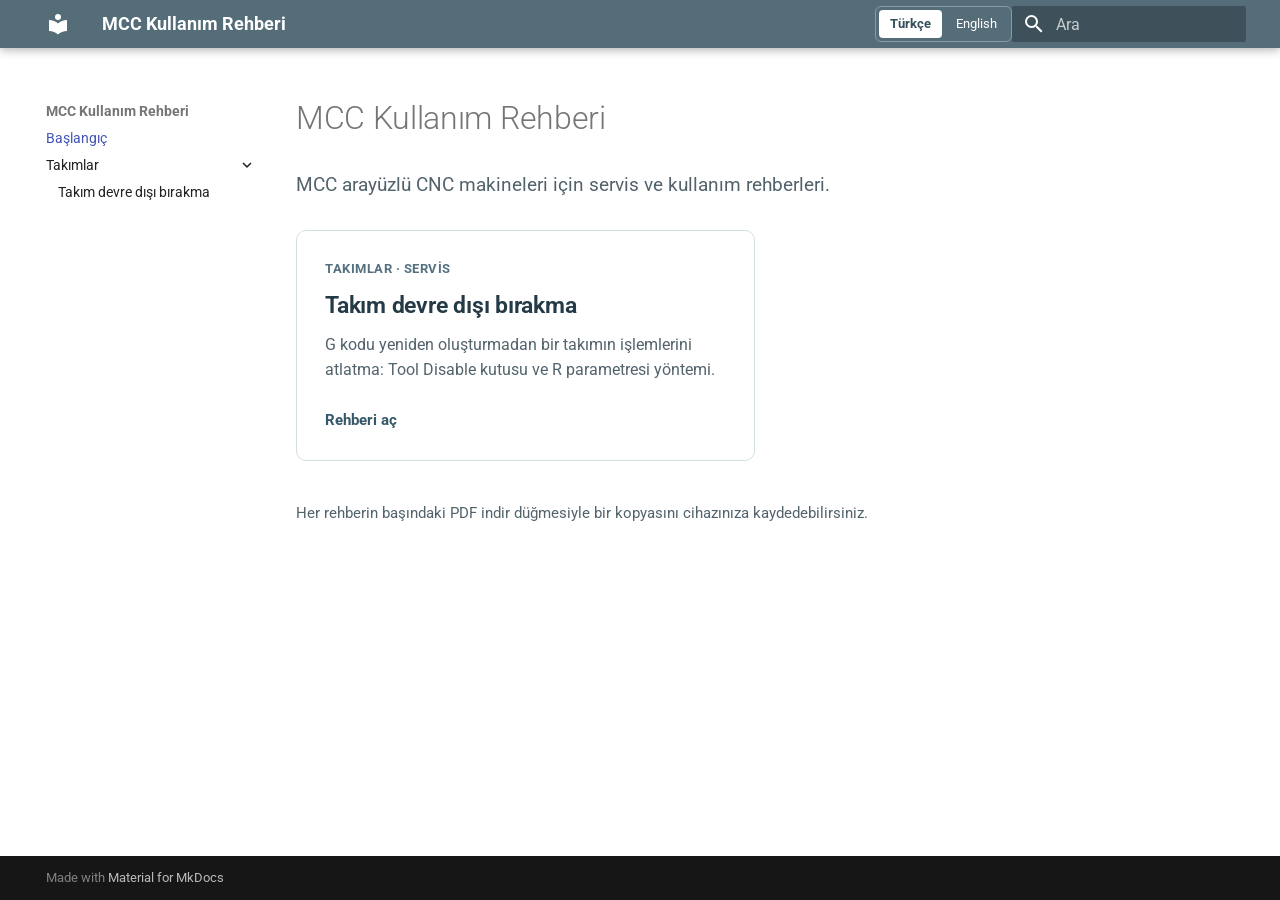
<file: index.html>
<!doctype html>
<html lang="tr" class="no-js">
  <head>
    
      <meta charset="utf-8">
      <meta name="viewport" content="width=device-width,initial-scale=1">
      
        <meta name="description" content="MCC arayüzü kullanan CNC makineleri için servis ve kullanım rehberleri">
      
      
      
        <link rel="canonical" href="https://hm-info.github.io/mcc/index.html">
      
      
      
        <link rel="next" href="tool_disable_tr.html">
      
      
        
          <link rel="alternate" href="index.html" hreflang="tr">
        
          <link rel="alternate" href="home-en.html" hreflang="en">
        
      
      
      <link rel="icon" href="assets/images/favicon.png">
      <meta name="generator" content="mkdocs-1.6.1, mkdocs-material-9.7.6">
    
    
      
        <title>Başlangıç - MCC Kullanım Rehberi</title>
      
    
    
      <link rel="stylesheet" href="assets/stylesheets/main.484c7ddc.min.css">
      
        
        <link rel="stylesheet" href="assets/stylesheets/palette.ab4e12ef.min.css">
      
      


    
    
      
    
    
      
        
        
        <link rel="preconnect" href="https://fonts.gstatic.com" crossorigin>
        <link rel="stylesheet" href="https://fonts.googleapis.com/css?family=Roboto:300,300i,400,400i,700,700i%7CRoboto+Mono:400,400i,700,700i&display=fallback">
        <style>:root{--md-text-font:"Roboto";--md-code-font:"Roboto Mono"}</style>
      
    
    
      <link rel="stylesheet" href="stylesheets/guide.css">
    
    <script>__md_scope=new URL(".",location),__md_hash=e=>[...e].reduce(((e,_)=>(e<<5)-e+_.charCodeAt(0)),0),__md_get=(e,_=localStorage,t=__md_scope)=>JSON.parse(_.getItem(t.pathname+"."+e)),__md_set=(e,_,t=localStorage,a=__md_scope)=>{try{t.setItem(a.pathname+"."+e,JSON.stringify(_))}catch(e){}}</script>
    
      

    
    
  </head>
  
  
    
    
      
    
    
    
    
    <body dir="ltr" data-md-color-scheme="default" data-md-color-primary="blue-grey" data-md-color-accent="blue-grey">
  
    
    <input class="md-toggle" data-md-toggle="drawer" type="checkbox" id="__drawer" autocomplete="off">
    <input class="md-toggle" data-md-toggle="search" type="checkbox" id="__search" autocomplete="off">
    <label class="md-overlay" for="__drawer"></label>
    <div data-md-component="skip">
      
        
        <a href="#mcc-kullanm-rehberi" class="md-skip">
          Ana içeriğe geç
        </a>
      
    </div>
    <div data-md-component="announce">
      
    </div>
    
    
      

  

<header class="md-header md-header--shadow" data-md-component="header">
  <nav class="md-header__inner md-grid" aria-label="Başlık">
    <a href="index.html" title="MCC Kullanım Rehberi" class="md-header__button md-logo" aria-label="MCC Kullanım Rehberi" data-md-component="logo">
      
  
  <svg xmlns="http://www.w3.org/2000/svg" viewBox="0 0 24 24"><path d="M12 8a3 3 0 0 0 3-3 3 3 0 0 0-3-3 3 3 0 0 0-3 3 3 3 0 0 0 3 3m0 3.54C9.64 9.35 6.5 8 3 8v11c3.5 0 6.64 1.35 9 3.54 2.36-2.19 5.5-3.54 9-3.54V8c-3.5 0-6.64 1.35-9 3.54"/></svg>

    </a>
    <label class="md-header__button md-icon" for="__drawer">
      
      <svg xmlns="http://www.w3.org/2000/svg" viewBox="0 0 24 24"><path d="M3 6h18v2H3zm0 5h18v2H3zm0 5h18v2H3z"/></svg>
    </label>
    <div class="md-header__title" data-md-component="header-title">
      <div class="md-header__ellipsis">
        <div class="md-header__topic">
          <span class="md-ellipsis">
            MCC Kullanım Rehberi
          </span>
        </div>
        <div class="md-header__topic" data-md-component="header-topic">
          <span class="md-ellipsis">
            
              Başlangıç
            
          </span>
        </div>
      </div>
    </div>
    
      
        <form class="md-header__option" data-md-component="palette">
  
    
    
    
    <input class="md-option" data-md-color-media="" data-md-color-scheme="default" data-md-color-primary="blue-grey" data-md-color-accent="blue-grey"  aria-hidden="true"  type="radio" name="__palette" id="__palette_0">
    
  
</form>
      
    
    
      <script>var palette=__md_get("__palette");if(palette&&palette.color){if("(prefers-color-scheme)"===palette.color.media){var media=matchMedia("(prefers-color-scheme: light)"),input=document.querySelector(media.matches?"[data-md-color-media='(prefers-color-scheme: light)']":"[data-md-color-media='(prefers-color-scheme: dark)']");palette.color.media=input.getAttribute("data-md-color-media"),palette.color.scheme=input.getAttribute("data-md-color-scheme"),palette.color.primary=input.getAttribute("data-md-color-primary"),palette.color.accent=input.getAttribute("data-md-color-accent")}for(var[key,value]of Object.entries(palette.color))document.body.setAttribute("data-md-color-"+key,value)}</script>
    
    
      <nav class="guide-language" aria-label="Dil seçimi">
  
    <a href="index.html" lang="tr" hreflang="tr" aria-current="page">Türkçe</a>
  
    <a href="home-en.html" lang="en" hreflang="en">English</a>
  
</nav>
    
    
      
      
        <label class="md-header__button md-icon" for="__search">
          
          <svg xmlns="http://www.w3.org/2000/svg" viewBox="0 0 24 24"><path d="M9.5 3A6.5 6.5 0 0 1 16 9.5c0 1.61-.59 3.09-1.56 4.23l.27.27h.79l5 5-1.5 1.5-5-5v-.79l-.27-.27A6.52 6.52 0 0 1 9.5 16 6.5 6.5 0 0 1 3 9.5 6.5 6.5 0 0 1 9.5 3m0 2C7 5 5 7 5 9.5S7 14 9.5 14 14 12 14 9.5 12 5 9.5 5"/></svg>
        </label>
        <div class="md-search" data-md-component="search" role="dialog">
  <label class="md-search__overlay" for="__search"></label>
  <div class="md-search__inner" role="search">
    <form class="md-search__form" name="search">
      <input type="text" class="md-search__input" name="query" aria-label="Ara" placeholder="Ara" autocapitalize="off" autocorrect="off" autocomplete="off" spellcheck="false" data-md-component="search-query" required>
      <label class="md-search__icon md-icon" for="__search">
        
        <svg xmlns="http://www.w3.org/2000/svg" viewBox="0 0 24 24"><path d="M9.5 3A6.5 6.5 0 0 1 16 9.5c0 1.61-.59 3.09-1.56 4.23l.27.27h.79l5 5-1.5 1.5-5-5v-.79l-.27-.27A6.52 6.52 0 0 1 9.5 16 6.5 6.5 0 0 1 3 9.5 6.5 6.5 0 0 1 9.5 3m0 2C7 5 5 7 5 9.5S7 14 9.5 14 14 12 14 9.5 12 5 9.5 5"/></svg>
        
        <svg xmlns="http://www.w3.org/2000/svg" viewBox="0 0 24 24"><path d="M20 11v2H8l5.5 5.5-1.42 1.42L4.16 12l7.92-7.92L13.5 5.5 8 11z"/></svg>
      </label>
      <nav class="md-search__options" aria-label="Ara">
        
        <button type="reset" class="md-search__icon md-icon" title="Temizle" aria-label="Temizle" tabindex="-1">
          
          <svg xmlns="http://www.w3.org/2000/svg" viewBox="0 0 24 24"><path d="M19 6.41 17.59 5 12 10.59 6.41 5 5 6.41 10.59 12 5 17.59 6.41 19 12 13.41 17.59 19 19 17.59 13.41 12z"/></svg>
        </button>
      </nav>
      
    </form>
    <div class="md-search__output">
      <div class="md-search__scrollwrap" tabindex="0" data-md-scrollfix>
        <div class="md-search-result" data-md-component="search-result">
          <div class="md-search-result__meta">
            Arama başlatılıyor
          </div>
          <ol class="md-search-result__list" role="presentation"></ol>
        </div>
      </div>
    </div>
  </div>
</div>
      
    
    
  </nav>
  
</header>
    
    <div class="md-container" data-md-component="container">
      
      
        
          
        
      
      <main class="md-main" data-md-component="main">
        <div class="md-main__inner md-grid">
          
            
              
                
              
              <div class="md-sidebar md-sidebar--primary" data-md-component="sidebar" data-md-type="navigation" >
                <div class="md-sidebar__scrollwrap">
                  <div class="md-sidebar__inner">
                    



<nav class="md-nav md-nav--primary" aria-label="Navigasyon" data-md-level="0">
  <label class="md-nav__title" for="__drawer">
    <a href="index.html" title="MCC Kullanım Rehberi" class="md-nav__button md-logo" aria-label="MCC Kullanım Rehberi" data-md-component="logo">
      
  
  <svg xmlns="http://www.w3.org/2000/svg" viewBox="0 0 24 24"><path d="M12 8a3 3 0 0 0 3-3 3 3 0 0 0-3-3 3 3 0 0 0-3 3 3 3 0 0 0 3 3m0 3.54C9.64 9.35 6.5 8 3 8v11c3.5 0 6.64 1.35 9 3.54 2.36-2.19 5.5-3.54 9-3.54V8c-3.5 0-6.64 1.35-9 3.54"/></svg>

    </a>
    MCC Kullanım Rehberi
  </label>
  
  <ul class="md-nav__list" data-md-scrollfix>
    
      
      
  
  
    
  
  
  
    <li class="md-nav__item md-nav__item--active">
      
      <input class="md-nav__toggle md-toggle" type="checkbox" id="__toc">
      
      
        
      
      
      <a href="index.html" class="md-nav__link md-nav__link--active">
        
  
  
  <span class="md-ellipsis">
    
  
    Başlangıç
  

    
  </span>
  
  

      </a>
      
    </li>
  

    
      
      
  
  
  
  
    
    
    
    
    
    <li class="md-nav__item md-nav__item--nested">
      
        
        
          
        
        <input class="md-nav__toggle md-toggle md-toggle--indeterminate" type="checkbox" id="__nav_2" >
        
          
          <label class="md-nav__link" for="__nav_2" id="__nav_2_label" tabindex="0">
            
  
  
  <span class="md-ellipsis">
    
  
    Takımlar
  

    
  </span>
  
  

            <span class="md-nav__icon md-icon"></span>
          </label>
        
        <nav class="md-nav" data-md-level="1" aria-labelledby="__nav_2_label" aria-expanded="false">
          <label class="md-nav__title" for="__nav_2">
            <span class="md-nav__icon md-icon"></span>
            
  
    Takımlar
  

          </label>
          <ul class="md-nav__list" data-md-scrollfix>
            
              
                
  
  
  
  
    <li class="md-nav__item">
      <a href="tool_disable_tr.html" class="md-nav__link">
        
  
  
  <span class="md-ellipsis">
    
  
    Takım devre dışı bırakma
  

    
  </span>
  
  

      </a>
    </li>
  

              
            
          </ul>
        </nav>
      
    </li>
  

    
  </ul>
</nav>
                  </div>
                </div>
              </div>
            
            
              
                
              
              <div class="md-sidebar md-sidebar--secondary" data-md-component="sidebar" data-md-type="toc" hidden>
                <div class="md-sidebar__scrollwrap">
                  <div class="md-sidebar__inner">
                    

<nav class="md-nav md-nav--secondary" aria-label="İçindekiler">
  
  
  
    
  
  
</nav>
                  </div>
                </div>
              </div>
            
          
          
            <div class="md-content" data-md-component="content">
              
              <article class="md-content__inner md-typeset">
                
                  
  




<h1 id="mcc-kullanm-rehberi">MCC Kullanım Rehberi</h1>
<p class="guide-intro">MCC arayüzlü CNC makineleri için servis ve kullanım rehberleri.</p>

<div class="guide-grid">
  <a class="guide-card" href="tool_disable_tr.html">
    <span class="guide-card__label">Takımlar · Servis</span>
    <h2>Takım devre dışı bırakma</h2>
    <p>G kodu yeniden oluşturmadan bir takımın işlemlerini atlatma: Tool Disable kutusu ve R parametresi yöntemi.</p>
    <span class="guide-card__action">Rehberi aç</span>
  </a>
</div>

<p class="guide-note">Her rehberin başındaki PDF indir düğmesiyle bir kopyasını cihazınıza kaydedebilirsiniz.</p>







  
  




  



                
              </article>
            </div>
          
          
<script>var target=document.getElementById(location.hash.slice(1));target&&target.name&&(target.checked=target.name.startsWith("__tabbed_"))</script>
        </div>
        
          <button type="button" class="md-top md-icon" data-md-component="top" hidden>
  
  <svg xmlns="http://www.w3.org/2000/svg" viewBox="0 0 24 24"><path d="M13 20h-2V8l-5.5 5.5-1.42-1.42L12 4.16l7.92 7.92-1.42 1.42L13 8z"/></svg>
  Başa dön
</button>
        
      </main>
      
        <footer class="md-footer">
  
  <div class="md-footer-meta md-typeset">
    <div class="md-footer-meta__inner md-grid">
      <div class="md-copyright">
  
  
    Made with
    <a href="https://squidfunk.github.io/mkdocs-material/" target="_blank" rel="noopener">
      Material for MkDocs
    </a>
  
</div>
      
    </div>
  </div>
</footer>
      
    </div>
    <div class="md-dialog" data-md-component="dialog">
      <div class="md-dialog__inner md-typeset"></div>
    </div>
    
    
    
      
      
      <script id="__config" type="application/json">{"annotate": null, "base": ".", "features": ["navigation.expand", "navigation.top", "search.highlight"], "search": "assets/javascripts/workers/search.2c215733.min.js", "tags": null, "translations": {"clipboard.copied": "Kopyaland\u0131", "clipboard.copy": "Kopyala", "search.result.more.one": "Bu sayfada 1 tane daha", "search.result.more.other": "Bu sayfada # tane daha", "search.result.none": "E\u015fle\u015fen dok\u00fcman bulunamad\u0131", "search.result.one": "1 dok\u00fcman bulundu", "search.result.other": "# dok\u00fcman bulundu", "search.result.placeholder": "Aramaya ba\u015flamak i\u00e7in yaz\u0131n", "search.result.term.missing": "Eksik", "select.version": "Versiyon se\u00e7"}, "version": null}</script>
    
    
      <script src="assets/javascripts/bundle.79ae519e.min.js"></script>
      
    
  </body>
</html>
</file>
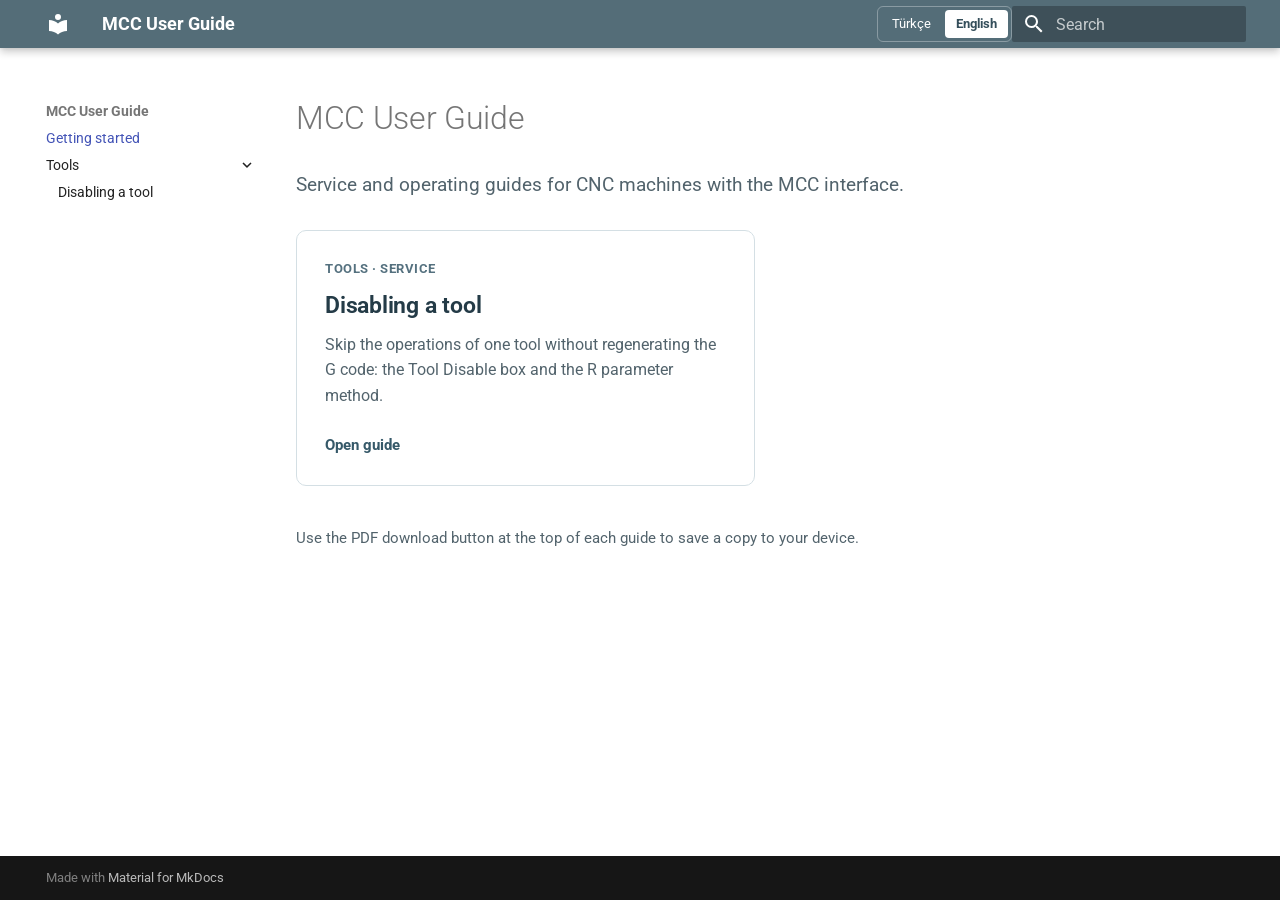
<file: home-en.html>
<!doctype html>
<html lang="en" class="no-js">
  <head>
    
      <meta charset="utf-8">
      <meta name="viewport" content="width=device-width,initial-scale=1">
      
        <meta name="description" content="Service and operating guides for CNC machines with the MCC interface.">
      
      
      
        <link rel="canonical" href="https://hm-info.github.io/mcc/home-en.html">
      
      
      
        <link rel="next" href="tool_disable_en.html">
      
      
        
          <link rel="alternate" href="index.html" hreflang="tr">
        
          <link rel="alternate" href="home-en.html" hreflang="en">
        
      
      
      <link rel="icon" href="assets/images/favicon.png">
      <meta name="generator" content="mkdocs-1.6.1, mkdocs-material-9.7.6">
    
    
      
        <title>Getting started - MCC User Guide</title>
      
    
    
      <link rel="stylesheet" href="assets/stylesheets/main.484c7ddc.min.css">
      
        
        <link rel="stylesheet" href="assets/stylesheets/palette.ab4e12ef.min.css">
      
      


    
    
      
    
    
      
        
        
        <link rel="preconnect" href="https://fonts.gstatic.com" crossorigin>
        <link rel="stylesheet" href="https://fonts.googleapis.com/css?family=Roboto:300,300i,400,400i,700,700i%7CRoboto+Mono:400,400i,700,700i&display=fallback">
        <style>:root{--md-text-font:"Roboto";--md-code-font:"Roboto Mono"}</style>
      
    
    
      <link rel="stylesheet" href="stylesheets/guide.css">
    
    <script>__md_scope=new URL(".",location),__md_hash=e=>[...e].reduce(((e,_)=>(e<<5)-e+_.charCodeAt(0)),0),__md_get=(e,_=localStorage,t=__md_scope)=>JSON.parse(_.getItem(t.pathname+"."+e)),__md_set=(e,_,t=localStorage,a=__md_scope)=>{try{t.setItem(a.pathname+"."+e,JSON.stringify(_))}catch(e){}}</script>
    
      

    
    
  </head>
  
  
    
    
      
    
    
    
    
    <body dir="ltr" data-md-color-scheme="default" data-md-color-primary="blue-grey" data-md-color-accent="blue-grey">
  
    
    <input class="md-toggle" data-md-toggle="drawer" type="checkbox" id="__drawer" autocomplete="off">
    <input class="md-toggle" data-md-toggle="search" type="checkbox" id="__search" autocomplete="off">
    <label class="md-overlay" for="__drawer"></label>
    <div data-md-component="skip">
      
        
        <a href="#mcc-user-guide" class="md-skip">
          Skip to content
        </a>
      
    </div>
    <div data-md-component="announce">
      
    </div>
    
    
      

  

<header class="md-header md-header--shadow" data-md-component="header">
  <nav class="md-header__inner md-grid" aria-label="Header">
    <a href="home-en.html" title="MCC User Guide" class="md-header__button md-logo" aria-label="MCC User Guide" data-md-component="logo">
      
  
  <svg xmlns="http://www.w3.org/2000/svg" viewBox="0 0 24 24"><path d="M12 8a3 3 0 0 0 3-3 3 3 0 0 0-3-3 3 3 0 0 0-3 3 3 3 0 0 0 3 3m0 3.54C9.64 9.35 6.5 8 3 8v11c3.5 0 6.64 1.35 9 3.54 2.36-2.19 5.5-3.54 9-3.54V8c-3.5 0-6.64 1.35-9 3.54"/></svg>

    </a>
    <label class="md-header__button md-icon" for="__drawer">
      
      <svg xmlns="http://www.w3.org/2000/svg" viewBox="0 0 24 24"><path d="M3 6h18v2H3zm0 5h18v2H3zm0 5h18v2H3z"/></svg>
    </label>
    <div class="md-header__title" data-md-component="header-title">
      <div class="md-header__ellipsis">
        <div class="md-header__topic">
          <span class="md-ellipsis">
            MCC User Guide
          </span>
        </div>
        <div class="md-header__topic" data-md-component="header-topic">
          <span class="md-ellipsis">
            
              Getting started
            
          </span>
        </div>
      </div>
    </div>
    
      
        <form class="md-header__option" data-md-component="palette">
  
    
    
    
    <input class="md-option" data-md-color-media="" data-md-color-scheme="default" data-md-color-primary="blue-grey" data-md-color-accent="blue-grey"  aria-hidden="true"  type="radio" name="__palette" id="__palette_0">
    
  
</form>
      
    
    
      <script>var palette=__md_get("__palette");if(palette&&palette.color){if("(prefers-color-scheme)"===palette.color.media){var media=matchMedia("(prefers-color-scheme: light)"),input=document.querySelector(media.matches?"[data-md-color-media='(prefers-color-scheme: light)']":"[data-md-color-media='(prefers-color-scheme: dark)']");palette.color.media=input.getAttribute("data-md-color-media"),palette.color.scheme=input.getAttribute("data-md-color-scheme"),palette.color.primary=input.getAttribute("data-md-color-primary"),palette.color.accent=input.getAttribute("data-md-color-accent")}for(var[key,value]of Object.entries(palette.color))document.body.setAttribute("data-md-color-"+key,value)}</script>
    
    
      <nav class="guide-language" aria-label="Language">
  
    <a href="index.html" lang="tr" hreflang="tr">Türkçe</a>
  
    <a href="home-en.html" lang="en" hreflang="en" aria-current="page">English</a>
  
</nav>
    
    
      
      
        <label class="md-header__button md-icon" for="__search">
          
          <svg xmlns="http://www.w3.org/2000/svg" viewBox="0 0 24 24"><path d="M9.5 3A6.5 6.5 0 0 1 16 9.5c0 1.61-.59 3.09-1.56 4.23l.27.27h.79l5 5-1.5 1.5-5-5v-.79l-.27-.27A6.52 6.52 0 0 1 9.5 16 6.5 6.5 0 0 1 3 9.5 6.5 6.5 0 0 1 9.5 3m0 2C7 5 5 7 5 9.5S7 14 9.5 14 14 12 14 9.5 12 5 9.5 5"/></svg>
        </label>
        <div class="md-search" data-md-component="search" role="dialog">
  <label class="md-search__overlay" for="__search"></label>
  <div class="md-search__inner" role="search">
    <form class="md-search__form" name="search">
      <input type="text" class="md-search__input" name="query" aria-label="Search" placeholder="Search" autocapitalize="off" autocorrect="off" autocomplete="off" spellcheck="false" data-md-component="search-query" required>
      <label class="md-search__icon md-icon" for="__search">
        
        <svg xmlns="http://www.w3.org/2000/svg" viewBox="0 0 24 24"><path d="M9.5 3A6.5 6.5 0 0 1 16 9.5c0 1.61-.59 3.09-1.56 4.23l.27.27h.79l5 5-1.5 1.5-5-5v-.79l-.27-.27A6.52 6.52 0 0 1 9.5 16 6.5 6.5 0 0 1 3 9.5 6.5 6.5 0 0 1 9.5 3m0 2C7 5 5 7 5 9.5S7 14 9.5 14 14 12 14 9.5 12 5 9.5 5"/></svg>
        
        <svg xmlns="http://www.w3.org/2000/svg" viewBox="0 0 24 24"><path d="M20 11v2H8l5.5 5.5-1.42 1.42L4.16 12l7.92-7.92L13.5 5.5 8 11z"/></svg>
      </label>
      <nav class="md-search__options" aria-label="Search">
        
        <button type="reset" class="md-search__icon md-icon" title="Clear" aria-label="Clear" tabindex="-1">
          
          <svg xmlns="http://www.w3.org/2000/svg" viewBox="0 0 24 24"><path d="M19 6.41 17.59 5 12 10.59 6.41 5 5 6.41 10.59 12 5 17.59 6.41 19 12 13.41 17.59 19 19 17.59 13.41 12z"/></svg>
        </button>
      </nav>
      
    </form>
    <div class="md-search__output">
      <div class="md-search__scrollwrap" tabindex="0" data-md-scrollfix>
        <div class="md-search-result" data-md-component="search-result">
          <div class="md-search-result__meta">
            Initializing search
          </div>
          <ol class="md-search-result__list" role="presentation"></ol>
        </div>
      </div>
    </div>
  </div>
</div>
      
    
    
  </nav>
  
</header>
    
    <div class="md-container" data-md-component="container">
      
      
        
          
        
      
      <main class="md-main" data-md-component="main">
        <div class="md-main__inner md-grid">
          
            
              
                
              
              <div class="md-sidebar md-sidebar--primary" data-md-component="sidebar" data-md-type="navigation" >
                <div class="md-sidebar__scrollwrap">
                  <div class="md-sidebar__inner">
                    



<nav class="md-nav md-nav--primary" aria-label="Navigation" data-md-level="0">
  <label class="md-nav__title" for="__drawer">
    <a href="home-en.html" title="MCC User Guide" class="md-nav__button md-logo" aria-label="MCC User Guide" data-md-component="logo">
      
  
  <svg xmlns="http://www.w3.org/2000/svg" viewBox="0 0 24 24"><path d="M12 8a3 3 0 0 0 3-3 3 3 0 0 0-3-3 3 3 0 0 0-3 3 3 3 0 0 0 3 3m0 3.54C9.64 9.35 6.5 8 3 8v11c3.5 0 6.64 1.35 9 3.54 2.36-2.19 5.5-3.54 9-3.54V8c-3.5 0-6.64 1.35-9 3.54"/></svg>

    </a>
    MCC User Guide
  </label>
  
  <ul class="md-nav__list" data-md-scrollfix>
    
      
      
  
  
    
  
  
  
    <li class="md-nav__item md-nav__item--active">
      
      <input class="md-nav__toggle md-toggle" type="checkbox" id="__toc">
      
      
        
      
      
      <a href="home-en.html" class="md-nav__link md-nav__link--active">
        
  
  
  <span class="md-ellipsis">
    
  
    Getting started
  

    
  </span>
  
  

      </a>
      
    </li>
  

    
      
      
  
  
  
  
    
    
    
    
    
    <li class="md-nav__item md-nav__item--nested">
      
        
        
          
        
        <input class="md-nav__toggle md-toggle md-toggle--indeterminate" type="checkbox" id="__nav_2" >
        
          
          <label class="md-nav__link" for="__nav_2" id="__nav_2_label" tabindex="0">
            
  
  
  <span class="md-ellipsis">
    
  
    Tools
  

    
  </span>
  
  

            <span class="md-nav__icon md-icon"></span>
          </label>
        
        <nav class="md-nav" data-md-level="1" aria-labelledby="__nav_2_label" aria-expanded="false">
          <label class="md-nav__title" for="__nav_2">
            <span class="md-nav__icon md-icon"></span>
            
  
    Tools
  

          </label>
          <ul class="md-nav__list" data-md-scrollfix>
            
              
                
  
  
  
  
    <li class="md-nav__item">
      <a href="tool_disable_en.html" class="md-nav__link">
        
  
  
  <span class="md-ellipsis">
    
  
    Disabling a tool
  

    
  </span>
  
  

      </a>
    </li>
  

              
            
          </ul>
        </nav>
      
    </li>
  

    
  </ul>
</nav>
                  </div>
                </div>
              </div>
            
            
              
                
              
              <div class="md-sidebar md-sidebar--secondary" data-md-component="sidebar" data-md-type="toc" hidden>
                <div class="md-sidebar__scrollwrap">
                  <div class="md-sidebar__inner">
                    

<nav class="md-nav md-nav--secondary" aria-label="Table of contents">
  
  
  
    
  
  
</nav>
                  </div>
                </div>
              </div>
            
          
          
            <div class="md-content" data-md-component="content">
              
              <article class="md-content__inner md-typeset">
                
                  
  




<h1 id="mcc-user-guide">MCC User Guide</h1>
<p class="guide-intro">Service and operating guides for CNC machines with the MCC interface.</p>

<div class="guide-grid">
  <a class="guide-card" href="tool_disable_en.html">
    <span class="guide-card__label">Tools · Service</span>
    <h2>Disabling a tool</h2>
    <p>Skip the operations of one tool without regenerating the G code: the Tool Disable box and the R parameter method.</p>
    <span class="guide-card__action">Open guide</span>
  </a>
</div>

<p class="guide-note">Use the PDF download button at the top of each guide to save a copy to your device.</p>







  
  




  



                
              </article>
            </div>
          
          
<script>var target=document.getElementById(location.hash.slice(1));target&&target.name&&(target.checked=target.name.startsWith("__tabbed_"))</script>
        </div>
        
          <button type="button" class="md-top md-icon" data-md-component="top" hidden>
  
  <svg xmlns="http://www.w3.org/2000/svg" viewBox="0 0 24 24"><path d="M13 20h-2V8l-5.5 5.5-1.42-1.42L12 4.16l7.92 7.92-1.42 1.42L13 8z"/></svg>
  Back to top
</button>
        
      </main>
      
        <footer class="md-footer">
  
  <div class="md-footer-meta md-typeset">
    <div class="md-footer-meta__inner md-grid">
      <div class="md-copyright">
  
  
    Made with
    <a href="https://squidfunk.github.io/mkdocs-material/" target="_blank" rel="noopener">
      Material for MkDocs
    </a>
  
</div>
      
    </div>
  </div>
</footer>
      
    </div>
    <div class="md-dialog" data-md-component="dialog">
      <div class="md-dialog__inner md-typeset"></div>
    </div>
    
    
    
      
      
      <script id="__config" type="application/json">{"annotate": null, "base": ".", "features": ["navigation.expand", "navigation.top", "search.highlight"], "search": "assets/javascripts/workers/search.2c215733.min.js", "tags": null, "translations": {"clipboard.copied": "Copied to clipboard", "clipboard.copy": "Copy to clipboard", "search.result.more.one": "1 more on this page", "search.result.more.other": "# more on this page", "search.result.none": "No matching documents", "search.result.one": "1 matching document", "search.result.other": "# matching documents", "search.result.placeholder": "Type to start searching", "search.result.term.missing": "Missing", "select.version": "Select version"}, "version": null}</script>
    
    
      <script src="assets/javascripts/bundle.79ae519e.min.js"></script>
      
    
  </body>
</html>
</file>
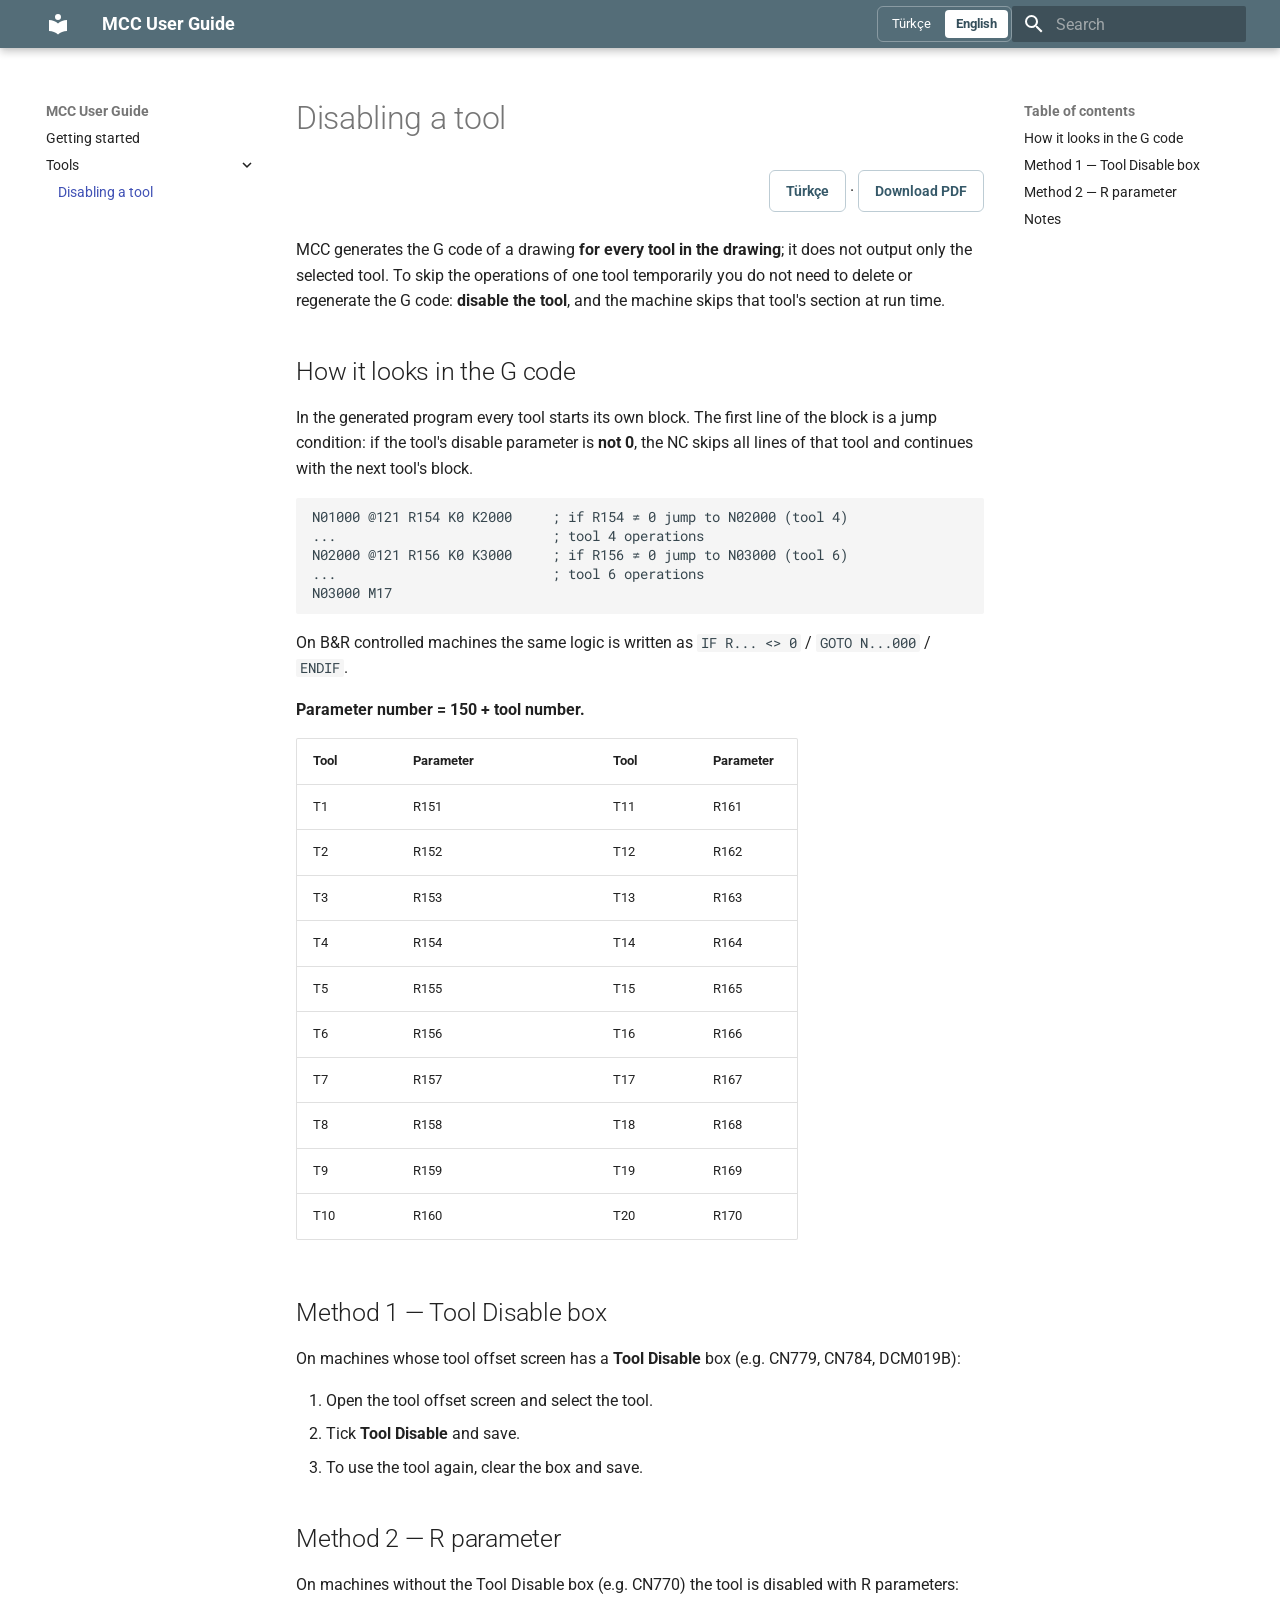
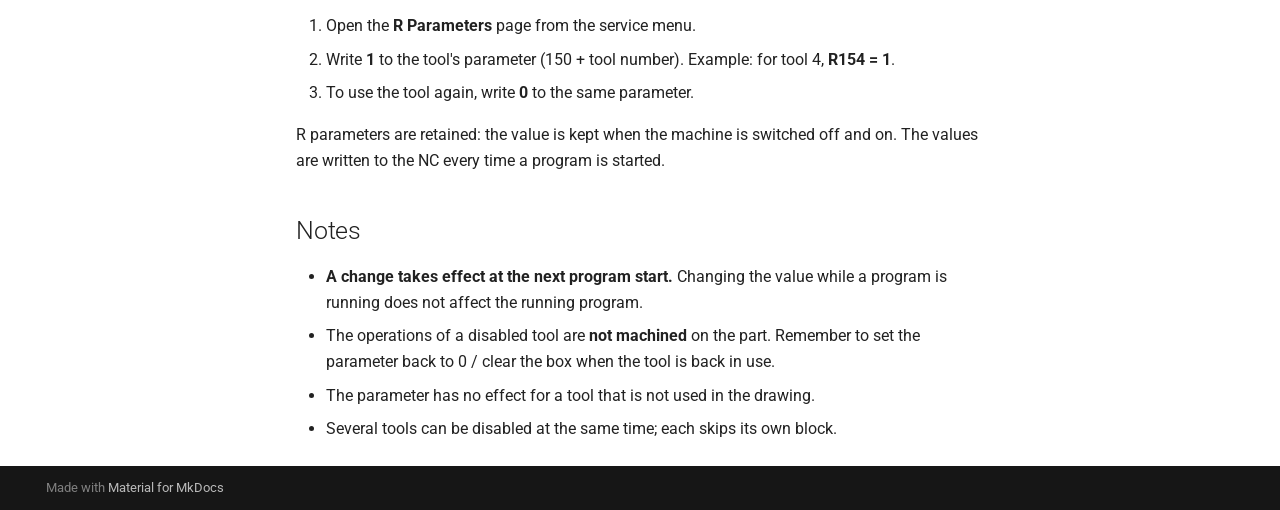
<file: tool_disable_en.html>
<!doctype html>
<html lang="en" class="no-js">
  <head>
    
      <meta charset="utf-8">
      <meta name="viewport" content="width=device-width,initial-scale=1">
      
        <meta name="description" content="Service and operating guides for CNC machines with the MCC interface.">
      
      
      
        <link rel="canonical" href="https://hm-info.github.io/mcc/tool_disable_en.html">
      
      
        <link rel="prev" href="home-en.html">
      
      
      
        
          <link rel="alternate" href="tool_disable_tr.html" hreflang="tr">
        
          <link rel="alternate" href="tool_disable_en.html" hreflang="en">
        
      
      
      <link rel="icon" href="assets/images/favicon.png">
      <meta name="generator" content="mkdocs-1.6.1, mkdocs-material-9.7.6">
    
    
      
        <title>Disabling a tool - MCC User Guide</title>
      
    
    
      <link rel="stylesheet" href="assets/stylesheets/main.484c7ddc.min.css">
      
        
        <link rel="stylesheet" href="assets/stylesheets/palette.ab4e12ef.min.css">
      
      


    
    
      
    
    
      
        
        
        <link rel="preconnect" href="https://fonts.gstatic.com" crossorigin>
        <link rel="stylesheet" href="https://fonts.googleapis.com/css?family=Roboto:300,300i,400,400i,700,700i%7CRoboto+Mono:400,400i,700,700i&display=fallback">
        <style>:root{--md-text-font:"Roboto";--md-code-font:"Roboto Mono"}</style>
      
    
    
      <link rel="stylesheet" href="stylesheets/guide.css">
    
    <script>__md_scope=new URL(".",location),__md_hash=e=>[...e].reduce(((e,_)=>(e<<5)-e+_.charCodeAt(0)),0),__md_get=(e,_=localStorage,t=__md_scope)=>JSON.parse(_.getItem(t.pathname+"."+e)),__md_set=(e,_,t=localStorage,a=__md_scope)=>{try{t.setItem(a.pathname+"."+e,JSON.stringify(_))}catch(e){}}</script>
    
      

    
    
  </head>
  
  
    
    
      
    
    
    
    
    <body dir="ltr" data-md-color-scheme="default" data-md-color-primary="blue-grey" data-md-color-accent="blue-grey">
  
    
    <input class="md-toggle" data-md-toggle="drawer" type="checkbox" id="__drawer" autocomplete="off">
    <input class="md-toggle" data-md-toggle="search" type="checkbox" id="__search" autocomplete="off">
    <label class="md-overlay" for="__drawer"></label>
    <div data-md-component="skip">
      
        
        <a href="#disabling-a-tool" class="md-skip">
          Skip to content
        </a>
      
    </div>
    <div data-md-component="announce">
      
    </div>
    
    
      

  

<header class="md-header md-header--shadow" data-md-component="header">
  <nav class="md-header__inner md-grid" aria-label="Header">
    <a href="home-en.html" title="MCC User Guide" class="md-header__button md-logo" aria-label="MCC User Guide" data-md-component="logo">
      
  
  <svg xmlns="http://www.w3.org/2000/svg" viewBox="0 0 24 24"><path d="M12 8a3 3 0 0 0 3-3 3 3 0 0 0-3-3 3 3 0 0 0-3 3 3 3 0 0 0 3 3m0 3.54C9.64 9.35 6.5 8 3 8v11c3.5 0 6.64 1.35 9 3.54 2.36-2.19 5.5-3.54 9-3.54V8c-3.5 0-6.64 1.35-9 3.54"/></svg>

    </a>
    <label class="md-header__button md-icon" for="__drawer">
      
      <svg xmlns="http://www.w3.org/2000/svg" viewBox="0 0 24 24"><path d="M3 6h18v2H3zm0 5h18v2H3zm0 5h18v2H3z"/></svg>
    </label>
    <div class="md-header__title" data-md-component="header-title">
      <div class="md-header__ellipsis">
        <div class="md-header__topic">
          <span class="md-ellipsis">
            MCC User Guide
          </span>
        </div>
        <div class="md-header__topic" data-md-component="header-topic">
          <span class="md-ellipsis">
            
              Disabling a tool
            
          </span>
        </div>
      </div>
    </div>
    
      
        <form class="md-header__option" data-md-component="palette">
  
    
    
    
    <input class="md-option" data-md-color-media="" data-md-color-scheme="default" data-md-color-primary="blue-grey" data-md-color-accent="blue-grey"  aria-hidden="true"  type="radio" name="__palette" id="__palette_0">
    
  
</form>
      
    
    
      <script>var palette=__md_get("__palette");if(palette&&palette.color){if("(prefers-color-scheme)"===palette.color.media){var media=matchMedia("(prefers-color-scheme: light)"),input=document.querySelector(media.matches?"[data-md-color-media='(prefers-color-scheme: light)']":"[data-md-color-media='(prefers-color-scheme: dark)']");palette.color.media=input.getAttribute("data-md-color-media"),palette.color.scheme=input.getAttribute("data-md-color-scheme"),palette.color.primary=input.getAttribute("data-md-color-primary"),palette.color.accent=input.getAttribute("data-md-color-accent")}for(var[key,value]of Object.entries(palette.color))document.body.setAttribute("data-md-color-"+key,value)}</script>
    
    
      <nav class="guide-language" aria-label="Language">
  
    <a href="tool_disable_tr.html" lang="tr" hreflang="tr">Türkçe</a>
  
    <a href="tool_disable_en.html" lang="en" hreflang="en" aria-current="page">English</a>
  
</nav>
    
    
      
      
        <label class="md-header__button md-icon" for="__search">
          
          <svg xmlns="http://www.w3.org/2000/svg" viewBox="0 0 24 24"><path d="M9.5 3A6.5 6.5 0 0 1 16 9.5c0 1.61-.59 3.09-1.56 4.23l.27.27h.79l5 5-1.5 1.5-5-5v-.79l-.27-.27A6.52 6.52 0 0 1 9.5 16 6.5 6.5 0 0 1 3 9.5 6.5 6.5 0 0 1 9.5 3m0 2C7 5 5 7 5 9.5S7 14 9.5 14 14 12 14 9.5 12 5 9.5 5"/></svg>
        </label>
        <div class="md-search" data-md-component="search" role="dialog">
  <label class="md-search__overlay" for="__search"></label>
  <div class="md-search__inner" role="search">
    <form class="md-search__form" name="search">
      <input type="text" class="md-search__input" name="query" aria-label="Search" placeholder="Search" autocapitalize="off" autocorrect="off" autocomplete="off" spellcheck="false" data-md-component="search-query" required>
      <label class="md-search__icon md-icon" for="__search">
        
        <svg xmlns="http://www.w3.org/2000/svg" viewBox="0 0 24 24"><path d="M9.5 3A6.5 6.5 0 0 1 16 9.5c0 1.61-.59 3.09-1.56 4.23l.27.27h.79l5 5-1.5 1.5-5-5v-.79l-.27-.27A6.52 6.52 0 0 1 9.5 16 6.5 6.5 0 0 1 3 9.5 6.5 6.5 0 0 1 9.5 3m0 2C7 5 5 7 5 9.5S7 14 9.5 14 14 12 14 9.5 12 5 9.5 5"/></svg>
        
        <svg xmlns="http://www.w3.org/2000/svg" viewBox="0 0 24 24"><path d="M20 11v2H8l5.5 5.5-1.42 1.42L4.16 12l7.92-7.92L13.5 5.5 8 11z"/></svg>
      </label>
      <nav class="md-search__options" aria-label="Search">
        
        <button type="reset" class="md-search__icon md-icon" title="Clear" aria-label="Clear" tabindex="-1">
          
          <svg xmlns="http://www.w3.org/2000/svg" viewBox="0 0 24 24"><path d="M19 6.41 17.59 5 12 10.59 6.41 5 5 6.41 10.59 12 5 17.59 6.41 19 12 13.41 17.59 19 19 17.59 13.41 12z"/></svg>
        </button>
      </nav>
      
    </form>
    <div class="md-search__output">
      <div class="md-search__scrollwrap" tabindex="0" data-md-scrollfix>
        <div class="md-search-result" data-md-component="search-result">
          <div class="md-search-result__meta">
            Initializing search
          </div>
          <ol class="md-search-result__list" role="presentation"></ol>
        </div>
      </div>
    </div>
  </div>
</div>
      
    
    
  </nav>
  
</header>
    
    <div class="md-container" data-md-component="container">
      
      
        
          
        
      
      <main class="md-main" data-md-component="main">
        <div class="md-main__inner md-grid">
          
            
              
              <div class="md-sidebar md-sidebar--primary" data-md-component="sidebar" data-md-type="navigation" >
                <div class="md-sidebar__scrollwrap">
                  <div class="md-sidebar__inner">
                    



<nav class="md-nav md-nav--primary" aria-label="Navigation" data-md-level="0">
  <label class="md-nav__title" for="__drawer">
    <a href="home-en.html" title="MCC User Guide" class="md-nav__button md-logo" aria-label="MCC User Guide" data-md-component="logo">
      
  
  <svg xmlns="http://www.w3.org/2000/svg" viewBox="0 0 24 24"><path d="M12 8a3 3 0 0 0 3-3 3 3 0 0 0-3-3 3 3 0 0 0-3 3 3 3 0 0 0 3 3m0 3.54C9.64 9.35 6.5 8 3 8v11c3.5 0 6.64 1.35 9 3.54 2.36-2.19 5.5-3.54 9-3.54V8c-3.5 0-6.64 1.35-9 3.54"/></svg>

    </a>
    MCC User Guide
  </label>
  
  <ul class="md-nav__list" data-md-scrollfix>
    
      
      
  
  
  
  
    <li class="md-nav__item">
      <a href="home-en.html" class="md-nav__link">
        
  
  
  <span class="md-ellipsis">
    
  
    Getting started
  

    
  </span>
  
  

      </a>
    </li>
  

    
      
      
  
  
    
  
  
  
    
    
    
    
    
    <li class="md-nav__item md-nav__item--active md-nav__item--nested">
      
        
        
        <input class="md-nav__toggle md-toggle " type="checkbox" id="__nav_2" checked>
        
          
          <label class="md-nav__link" for="__nav_2" id="__nav_2_label" tabindex="0">
            
  
  
  <span class="md-ellipsis">
    
  
    Tools
  

    
  </span>
  
  

            <span class="md-nav__icon md-icon"></span>
          </label>
        
        <nav class="md-nav" data-md-level="1" aria-labelledby="__nav_2_label" aria-expanded="true">
          <label class="md-nav__title" for="__nav_2">
            <span class="md-nav__icon md-icon"></span>
            
  
    Tools
  

          </label>
          <ul class="md-nav__list" data-md-scrollfix>
            
              
                
  
  
    
  
  
  
    <li class="md-nav__item md-nav__item--active">
      
      <input class="md-nav__toggle md-toggle" type="checkbox" id="__toc">
      
      
        
      
      
        <label class="md-nav__link md-nav__link--active" for="__toc">
          
  
  
  <span class="md-ellipsis">
    
  
    Disabling a tool
  

    
  </span>
  
  

          <span class="md-nav__icon md-icon"></span>
        </label>
      
      <a href="tool_disable_en.html" class="md-nav__link md-nav__link--active">
        
  
  
  <span class="md-ellipsis">
    
  
    Disabling a tool
  

    
  </span>
  
  

      </a>
      
        

<nav class="md-nav md-nav--secondary" aria-label="Table of contents">
  
  
  
    
  
  
    <label class="md-nav__title" for="__toc">
      <span class="md-nav__icon md-icon"></span>
      Table of contents
    </label>
    <ul class="md-nav__list" data-md-component="toc" data-md-scrollfix>
      
        <li class="md-nav__item">
  <a href="#how-it-looks-in-the-g-code" class="md-nav__link">
    <span class="md-ellipsis">
      
        How it looks in the G code
      
    </span>
  </a>
  
</li>
      
        <li class="md-nav__item">
  <a href="#method-1-tool-disable-box" class="md-nav__link">
    <span class="md-ellipsis">
      
        Method 1 — Tool Disable box
      
    </span>
  </a>
  
</li>
      
        <li class="md-nav__item">
  <a href="#method-2-r-parameter" class="md-nav__link">
    <span class="md-ellipsis">
      
        Method 2 — R parameter
      
    </span>
  </a>
  
</li>
      
        <li class="md-nav__item">
  <a href="#notes" class="md-nav__link">
    <span class="md-ellipsis">
      
        Notes
      
    </span>
  </a>
  
</li>
      
    </ul>
  
</nav>
      
    </li>
  

              
            
          </ul>
        </nav>
      
    </li>
  

    
  </ul>
</nav>
                  </div>
                </div>
              </div>
            
            
              
              <div class="md-sidebar md-sidebar--secondary" data-md-component="sidebar" data-md-type="toc" >
                <div class="md-sidebar__scrollwrap">
                  <div class="md-sidebar__inner">
                    

<nav class="md-nav md-nav--secondary" aria-label="Table of contents">
  
  
  
    
  
  
    <label class="md-nav__title" for="__toc">
      <span class="md-nav__icon md-icon"></span>
      Table of contents
    </label>
    <ul class="md-nav__list" data-md-component="toc" data-md-scrollfix>
      
        <li class="md-nav__item">
  <a href="#how-it-looks-in-the-g-code" class="md-nav__link">
    <span class="md-ellipsis">
      
        How it looks in the G code
      
    </span>
  </a>
  
</li>
      
        <li class="md-nav__item">
  <a href="#method-1-tool-disable-box" class="md-nav__link">
    <span class="md-ellipsis">
      
        Method 1 — Tool Disable box
      
    </span>
  </a>
  
</li>
      
        <li class="md-nav__item">
  <a href="#method-2-r-parameter" class="md-nav__link">
    <span class="md-ellipsis">
      
        Method 2 — R parameter
      
    </span>
  </a>
  
</li>
      
        <li class="md-nav__item">
  <a href="#notes" class="md-nav__link">
    <span class="md-ellipsis">
      
        Notes
      
    </span>
  </a>
  
</li>
      
    </ul>
  
</nav>
                  </div>
                </div>
              </div>
            
          
          
            <div class="md-content" data-md-component="content">
              
              <article class="md-content__inner md-typeset">
                
                  



<h1 id="disabling-a-tool">Disabling a tool</h1>
<div class="document-tools">
<p><a href="tool_disable_tr.html">Türkçe</a> · <strong><a href="downloads/mcc-tool-disable-en.pdf">Download PDF</a></strong></p>
</div>
<p>MCC generates the G code of a drawing <strong>for every tool in the drawing</strong>; it does not output only the selected tool. To skip the operations of one tool temporarily you do not need to delete or regenerate the G code: <strong>disable the tool</strong>, and the machine skips that tool's section at run time.</p>
<h2 id="how-it-looks-in-the-g-code">How it looks in the G code</h2>
<p>In the generated program every tool starts its own block. The first line of the block is a jump condition: if the tool's disable parameter is <strong>not 0</strong>, the NC skips all lines of that tool and continues with the next tool's block.</p>
<pre><code class="language-text">N01000 @121 R154 K0 K2000     ; if R154 ≠ 0 jump to N02000 (tool 4)
...                           ; tool 4 operations
N02000 @121 R156 K0 K3000     ; if R156 ≠ 0 jump to N03000 (tool 6)
...                           ; tool 6 operations
N03000 M17
</code></pre>
<p>On B&amp;R controlled machines the same logic is written as <code>IF R... &lt;&gt; 0</code> / <code>GOTO N...000</code> / <code>ENDIF</code>.</p>
<p><strong>Parameter number = 150 + tool number.</strong></p>
<table>
<thead>
<tr>
<th>Tool</th>
<th>Parameter</th>
<th></th>
<th>Tool</th>
<th>Parameter</th>
</tr>
</thead>
<tbody>
<tr>
<td>T1</td>
<td>R151</td>
<td></td>
<td>T11</td>
<td>R161</td>
</tr>
<tr>
<td>T2</td>
<td>R152</td>
<td></td>
<td>T12</td>
<td>R162</td>
</tr>
<tr>
<td>T3</td>
<td>R153</td>
<td></td>
<td>T13</td>
<td>R163</td>
</tr>
<tr>
<td>T4</td>
<td>R154</td>
<td></td>
<td>T14</td>
<td>R164</td>
</tr>
<tr>
<td>T5</td>
<td>R155</td>
<td></td>
<td>T15</td>
<td>R165</td>
</tr>
<tr>
<td>T6</td>
<td>R156</td>
<td></td>
<td>T16</td>
<td>R166</td>
</tr>
<tr>
<td>T7</td>
<td>R157</td>
<td></td>
<td>T17</td>
<td>R167</td>
</tr>
<tr>
<td>T8</td>
<td>R158</td>
<td></td>
<td>T18</td>
<td>R168</td>
</tr>
<tr>
<td>T9</td>
<td>R159</td>
<td></td>
<td>T19</td>
<td>R169</td>
</tr>
<tr>
<td>T10</td>
<td>R160</td>
<td></td>
<td>T20</td>
<td>R170</td>
</tr>
</tbody>
</table>
<h2 id="method-1-tool-disable-box">Method 1 — Tool Disable box</h2>
<p>On machines whose tool offset screen has a <strong>Tool Disable</strong> box (e.g. CN779, CN784, DCM019B):</p>
<ol>
<li>Open the tool offset screen and select the tool.</li>
<li>Tick <strong>Tool Disable</strong> and save.</li>
<li>To use the tool again, clear the box and save.</li>
</ol>
<h2 id="method-2-r-parameter">Method 2 — R parameter</h2>
<p>On machines without the Tool Disable box (e.g. CN770) the tool is disabled with R parameters:</p>
<ol>
<li>Open the <strong>R Parameters</strong> page from the service menu.</li>
<li>Write <strong>1</strong> to the tool's parameter (150 + tool number). Example: for tool 4, <strong>R154 = 1</strong>.</li>
<li>To use the tool again, write <strong>0</strong> to the same parameter.</li>
</ol>
<p>R parameters are retained: the value is kept when the machine is switched off and on. The values are written to the NC every time a program is started.</p>
<h2 id="notes">Notes</h2>
<ul>
<li><strong>A change takes effect at the next program start.</strong> Changing the value while a program is running does not affect the running program.</li>
<li>The operations of a disabled tool are <strong>not machined</strong> on the part. Remember to set the parameter back to 0 / clear the box when the tool is back in use.</li>
<li>The parameter has no effect for a tool that is not used in the drawing.</li>
<li>Several tools can be disabled at the same time; each skips its own block.</li>
</ul>







  
  






                
              </article>
            </div>
          
          
<script>var target=document.getElementById(location.hash.slice(1));target&&target.name&&(target.checked=target.name.startsWith("__tabbed_"))</script>
        </div>
        
          <button type="button" class="md-top md-icon" data-md-component="top" hidden>
  
  <svg xmlns="http://www.w3.org/2000/svg" viewBox="0 0 24 24"><path d="M13 20h-2V8l-5.5 5.5-1.42-1.42L12 4.16l7.92 7.92-1.42 1.42L13 8z"/></svg>
  Back to top
</button>
        
      </main>
      
        <footer class="md-footer">
  
  <div class="md-footer-meta md-typeset">
    <div class="md-footer-meta__inner md-grid">
      <div class="md-copyright">
  
  
    Made with
    <a href="https://squidfunk.github.io/mkdocs-material/" target="_blank" rel="noopener">
      Material for MkDocs
    </a>
  
</div>
      
    </div>
  </div>
</footer>
      
    </div>
    <div class="md-dialog" data-md-component="dialog">
      <div class="md-dialog__inner md-typeset"></div>
    </div>
    
    
    
      
      
      <script id="__config" type="application/json">{"annotate": null, "base": ".", "features": ["navigation.expand", "navigation.top", "search.highlight"], "search": "assets/javascripts/workers/search.2c215733.min.js", "tags": null, "translations": {"clipboard.copied": "Copied to clipboard", "clipboard.copy": "Copy to clipboard", "search.result.more.one": "1 more on this page", "search.result.more.other": "# more on this page", "search.result.none": "No matching documents", "search.result.one": "1 matching document", "search.result.other": "# matching documents", "search.result.placeholder": "Type to start searching", "search.result.term.missing": "Missing", "select.version": "Select version"}, "version": null}</script>
    
    
      <script src="assets/javascripts/bundle.79ae519e.min.js"></script>
      
    
  </body>
</html>
</file>
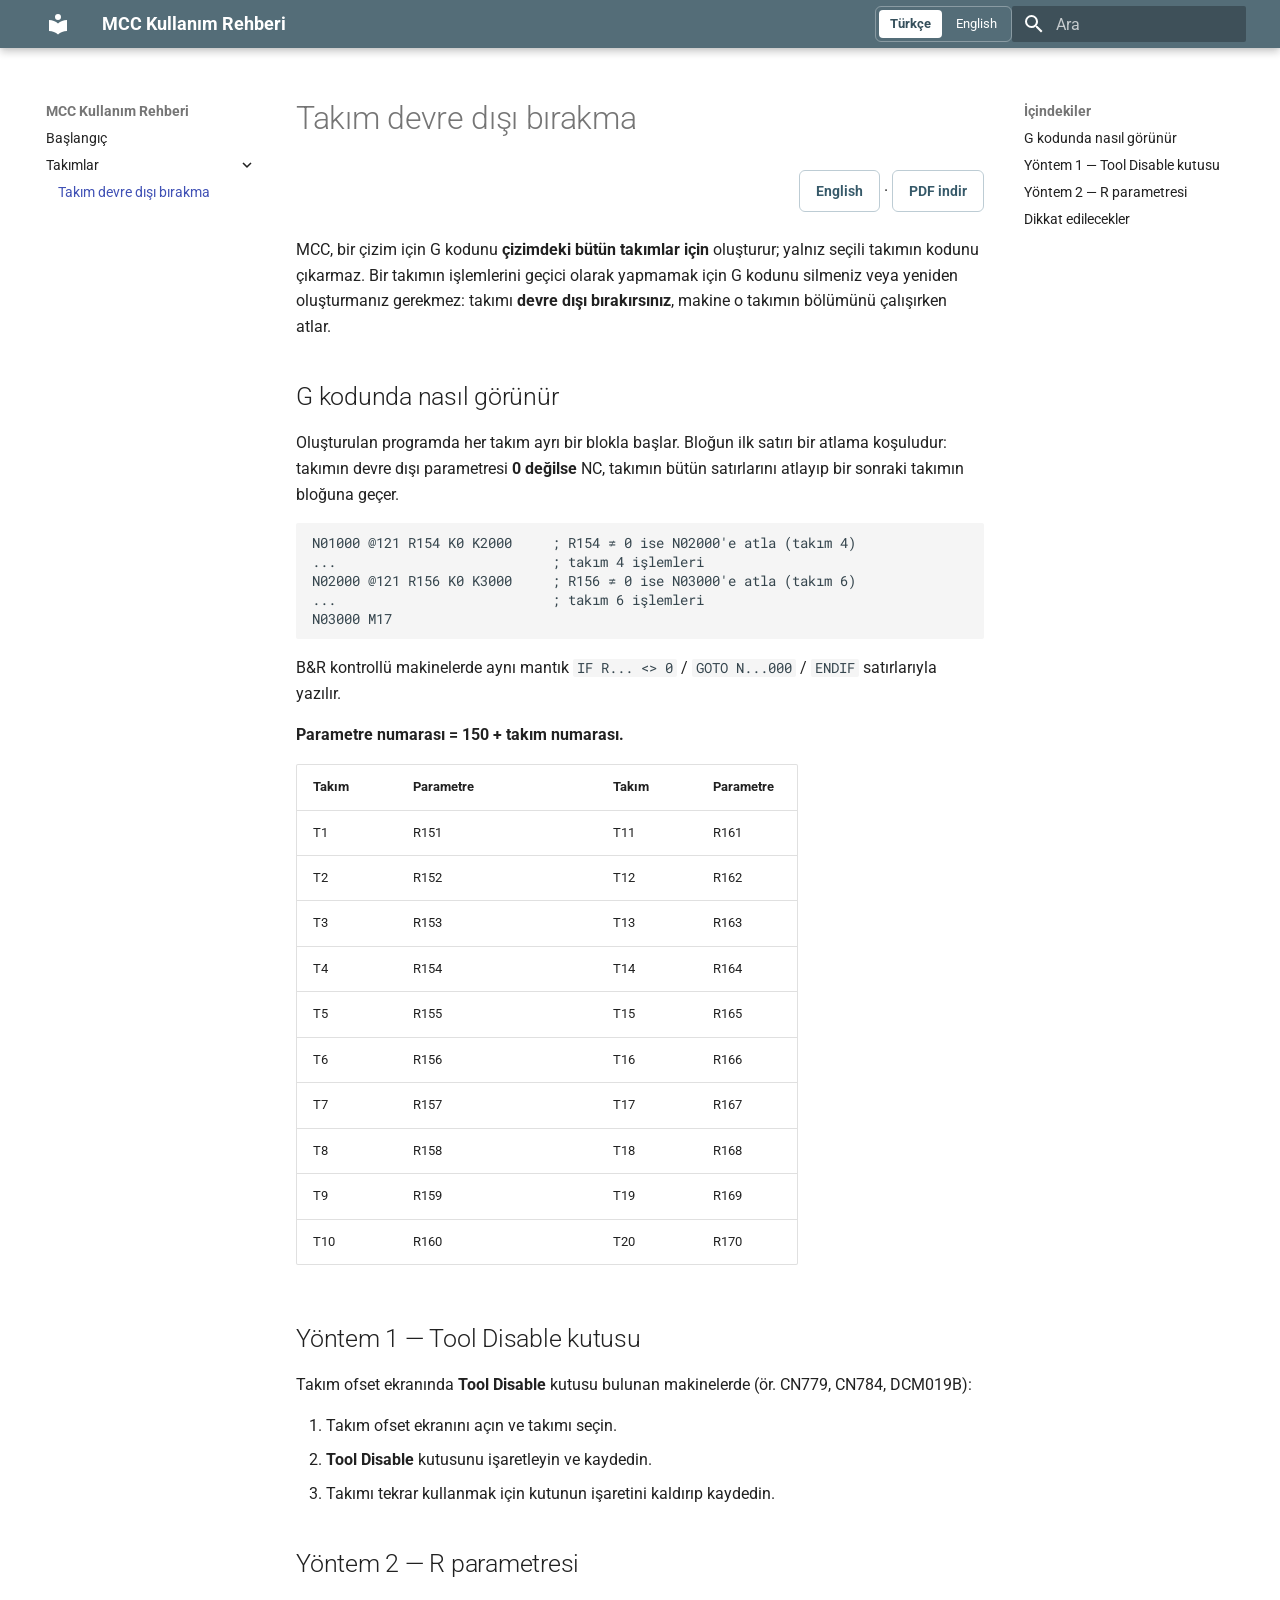
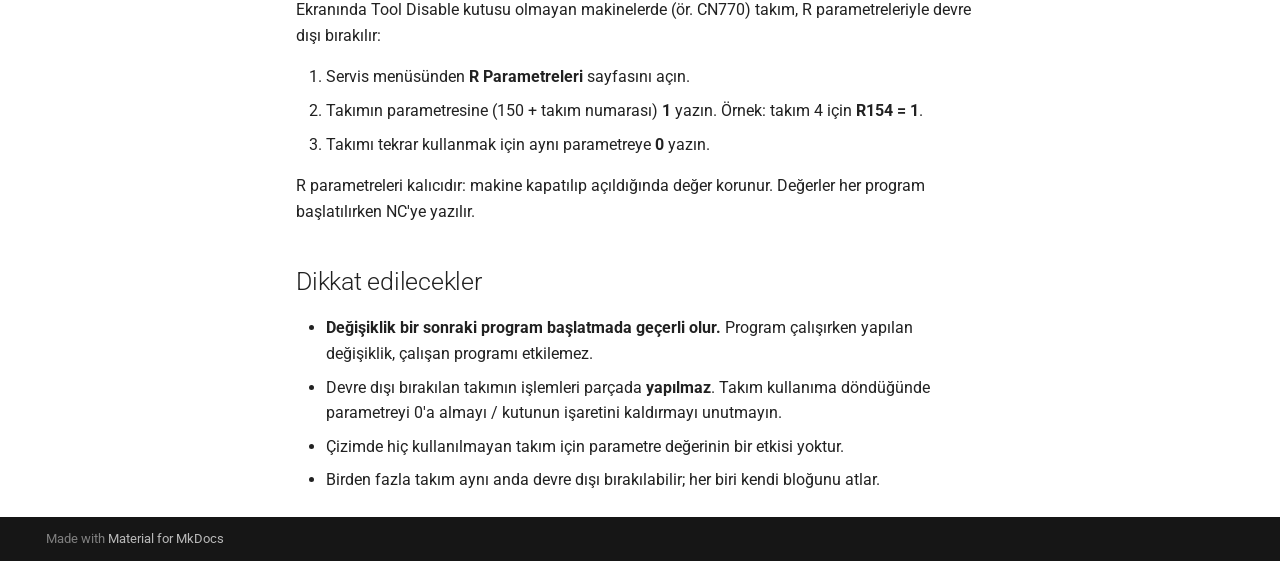
<file: tool_disable_tr.html>
<!doctype html>
<html lang="tr" class="no-js">
  <head>
    
      <meta charset="utf-8">
      <meta name="viewport" content="width=device-width,initial-scale=1">
      
        <meta name="description" content="MCC arayüzü kullanan CNC makineleri için servis ve kullanım rehberleri">
      
      
      
        <link rel="canonical" href="https://hm-info.github.io/mcc/tool_disable_tr.html">
      
      
        <link rel="prev" href="index.html">
      
      
      
        
          <link rel="alternate" href="tool_disable_tr.html" hreflang="tr">
        
          <link rel="alternate" href="tool_disable_en.html" hreflang="en">
        
      
      
      <link rel="icon" href="assets/images/favicon.png">
      <meta name="generator" content="mkdocs-1.6.1, mkdocs-material-9.7.6">
    
    
      
        <title>Takım devre dışı bırakma - MCC Kullanım Rehberi</title>
      
    
    
      <link rel="stylesheet" href="assets/stylesheets/main.484c7ddc.min.css">
      
        
        <link rel="stylesheet" href="assets/stylesheets/palette.ab4e12ef.min.css">
      
      


    
    
      
    
    
      
        
        
        <link rel="preconnect" href="https://fonts.gstatic.com" crossorigin>
        <link rel="stylesheet" href="https://fonts.googleapis.com/css?family=Roboto:300,300i,400,400i,700,700i%7CRoboto+Mono:400,400i,700,700i&display=fallback">
        <style>:root{--md-text-font:"Roboto";--md-code-font:"Roboto Mono"}</style>
      
    
    
      <link rel="stylesheet" href="stylesheets/guide.css">
    
    <script>__md_scope=new URL(".",location),__md_hash=e=>[...e].reduce(((e,_)=>(e<<5)-e+_.charCodeAt(0)),0),__md_get=(e,_=localStorage,t=__md_scope)=>JSON.parse(_.getItem(t.pathname+"."+e)),__md_set=(e,_,t=localStorage,a=__md_scope)=>{try{t.setItem(a.pathname+"."+e,JSON.stringify(_))}catch(e){}}</script>
    
      

    
    
  </head>
  
  
    
    
      
    
    
    
    
    <body dir="ltr" data-md-color-scheme="default" data-md-color-primary="blue-grey" data-md-color-accent="blue-grey">
  
    
    <input class="md-toggle" data-md-toggle="drawer" type="checkbox" id="__drawer" autocomplete="off">
    <input class="md-toggle" data-md-toggle="search" type="checkbox" id="__search" autocomplete="off">
    <label class="md-overlay" for="__drawer"></label>
    <div data-md-component="skip">
      
        
        <a href="#takm-devre-ds-brakma" class="md-skip">
          Ana içeriğe geç
        </a>
      
    </div>
    <div data-md-component="announce">
      
    </div>
    
    
      

  

<header class="md-header md-header--shadow" data-md-component="header">
  <nav class="md-header__inner md-grid" aria-label="Başlık">
    <a href="index.html" title="MCC Kullanım Rehberi" class="md-header__button md-logo" aria-label="MCC Kullanım Rehberi" data-md-component="logo">
      
  
  <svg xmlns="http://www.w3.org/2000/svg" viewBox="0 0 24 24"><path d="M12 8a3 3 0 0 0 3-3 3 3 0 0 0-3-3 3 3 0 0 0-3 3 3 3 0 0 0 3 3m0 3.54C9.64 9.35 6.5 8 3 8v11c3.5 0 6.64 1.35 9 3.54 2.36-2.19 5.5-3.54 9-3.54V8c-3.5 0-6.64 1.35-9 3.54"/></svg>

    </a>
    <label class="md-header__button md-icon" for="__drawer">
      
      <svg xmlns="http://www.w3.org/2000/svg" viewBox="0 0 24 24"><path d="M3 6h18v2H3zm0 5h18v2H3zm0 5h18v2H3z"/></svg>
    </label>
    <div class="md-header__title" data-md-component="header-title">
      <div class="md-header__ellipsis">
        <div class="md-header__topic">
          <span class="md-ellipsis">
            MCC Kullanım Rehberi
          </span>
        </div>
        <div class="md-header__topic" data-md-component="header-topic">
          <span class="md-ellipsis">
            
              Takım devre dışı bırakma
            
          </span>
        </div>
      </div>
    </div>
    
      
        <form class="md-header__option" data-md-component="palette">
  
    
    
    
    <input class="md-option" data-md-color-media="" data-md-color-scheme="default" data-md-color-primary="blue-grey" data-md-color-accent="blue-grey"  aria-hidden="true"  type="radio" name="__palette" id="__palette_0">
    
  
</form>
      
    
    
      <script>var palette=__md_get("__palette");if(palette&&palette.color){if("(prefers-color-scheme)"===palette.color.media){var media=matchMedia("(prefers-color-scheme: light)"),input=document.querySelector(media.matches?"[data-md-color-media='(prefers-color-scheme: light)']":"[data-md-color-media='(prefers-color-scheme: dark)']");palette.color.media=input.getAttribute("data-md-color-media"),palette.color.scheme=input.getAttribute("data-md-color-scheme"),palette.color.primary=input.getAttribute("data-md-color-primary"),palette.color.accent=input.getAttribute("data-md-color-accent")}for(var[key,value]of Object.entries(palette.color))document.body.setAttribute("data-md-color-"+key,value)}</script>
    
    
      <nav class="guide-language" aria-label="Dil seçimi">
  
    <a href="tool_disable_tr.html" lang="tr" hreflang="tr" aria-current="page">Türkçe</a>
  
    <a href="tool_disable_en.html" lang="en" hreflang="en">English</a>
  
</nav>
    
    
      
      
        <label class="md-header__button md-icon" for="__search">
          
          <svg xmlns="http://www.w3.org/2000/svg" viewBox="0 0 24 24"><path d="M9.5 3A6.5 6.5 0 0 1 16 9.5c0 1.61-.59 3.09-1.56 4.23l.27.27h.79l5 5-1.5 1.5-5-5v-.79l-.27-.27A6.52 6.52 0 0 1 9.5 16 6.5 6.5 0 0 1 3 9.5 6.5 6.5 0 0 1 9.5 3m0 2C7 5 5 7 5 9.5S7 14 9.5 14 14 12 14 9.5 12 5 9.5 5"/></svg>
        </label>
        <div class="md-search" data-md-component="search" role="dialog">
  <label class="md-search__overlay" for="__search"></label>
  <div class="md-search__inner" role="search">
    <form class="md-search__form" name="search">
      <input type="text" class="md-search__input" name="query" aria-label="Ara" placeholder="Ara" autocapitalize="off" autocorrect="off" autocomplete="off" spellcheck="false" data-md-component="search-query" required>
      <label class="md-search__icon md-icon" for="__search">
        
        <svg xmlns="http://www.w3.org/2000/svg" viewBox="0 0 24 24"><path d="M9.5 3A6.5 6.5 0 0 1 16 9.5c0 1.61-.59 3.09-1.56 4.23l.27.27h.79l5 5-1.5 1.5-5-5v-.79l-.27-.27A6.52 6.52 0 0 1 9.5 16 6.5 6.5 0 0 1 3 9.5 6.5 6.5 0 0 1 9.5 3m0 2C7 5 5 7 5 9.5S7 14 9.5 14 14 12 14 9.5 12 5 9.5 5"/></svg>
        
        <svg xmlns="http://www.w3.org/2000/svg" viewBox="0 0 24 24"><path d="M20 11v2H8l5.5 5.5-1.42 1.42L4.16 12l7.92-7.92L13.5 5.5 8 11z"/></svg>
      </label>
      <nav class="md-search__options" aria-label="Ara">
        
        <button type="reset" class="md-search__icon md-icon" title="Temizle" aria-label="Temizle" tabindex="-1">
          
          <svg xmlns="http://www.w3.org/2000/svg" viewBox="0 0 24 24"><path d="M19 6.41 17.59 5 12 10.59 6.41 5 5 6.41 10.59 12 5 17.59 6.41 19 12 13.41 17.59 19 19 17.59 13.41 12z"/></svg>
        </button>
      </nav>
      
    </form>
    <div class="md-search__output">
      <div class="md-search__scrollwrap" tabindex="0" data-md-scrollfix>
        <div class="md-search-result" data-md-component="search-result">
          <div class="md-search-result__meta">
            Arama başlatılıyor
          </div>
          <ol class="md-search-result__list" role="presentation"></ol>
        </div>
      </div>
    </div>
  </div>
</div>
      
    
    
  </nav>
  
</header>
    
    <div class="md-container" data-md-component="container">
      
      
        
          
        
      
      <main class="md-main" data-md-component="main">
        <div class="md-main__inner md-grid">
          
            
              
              <div class="md-sidebar md-sidebar--primary" data-md-component="sidebar" data-md-type="navigation" >
                <div class="md-sidebar__scrollwrap">
                  <div class="md-sidebar__inner">
                    



<nav class="md-nav md-nav--primary" aria-label="Navigasyon" data-md-level="0">
  <label class="md-nav__title" for="__drawer">
    <a href="index.html" title="MCC Kullanım Rehberi" class="md-nav__button md-logo" aria-label="MCC Kullanım Rehberi" data-md-component="logo">
      
  
  <svg xmlns="http://www.w3.org/2000/svg" viewBox="0 0 24 24"><path d="M12 8a3 3 0 0 0 3-3 3 3 0 0 0-3-3 3 3 0 0 0-3 3 3 3 0 0 0 3 3m0 3.54C9.64 9.35 6.5 8 3 8v11c3.5 0 6.64 1.35 9 3.54 2.36-2.19 5.5-3.54 9-3.54V8c-3.5 0-6.64 1.35-9 3.54"/></svg>

    </a>
    MCC Kullanım Rehberi
  </label>
  
  <ul class="md-nav__list" data-md-scrollfix>
    
      
      
  
  
  
  
    <li class="md-nav__item">
      <a href="index.html" class="md-nav__link">
        
  
  
  <span class="md-ellipsis">
    
  
    Başlangıç
  

    
  </span>
  
  

      </a>
    </li>
  

    
      
      
  
  
    
  
  
  
    
    
    
    
    
    <li class="md-nav__item md-nav__item--active md-nav__item--nested">
      
        
        
        <input class="md-nav__toggle md-toggle " type="checkbox" id="__nav_2" checked>
        
          
          <label class="md-nav__link" for="__nav_2" id="__nav_2_label" tabindex="0">
            
  
  
  <span class="md-ellipsis">
    
  
    Takımlar
  

    
  </span>
  
  

            <span class="md-nav__icon md-icon"></span>
          </label>
        
        <nav class="md-nav" data-md-level="1" aria-labelledby="__nav_2_label" aria-expanded="true">
          <label class="md-nav__title" for="__nav_2">
            <span class="md-nav__icon md-icon"></span>
            
  
    Takımlar
  

          </label>
          <ul class="md-nav__list" data-md-scrollfix>
            
              
                
  
  
    
  
  
  
    <li class="md-nav__item md-nav__item--active">
      
      <input class="md-nav__toggle md-toggle" type="checkbox" id="__toc">
      
      
        
      
      
        <label class="md-nav__link md-nav__link--active" for="__toc">
          
  
  
  <span class="md-ellipsis">
    
  
    Takım devre dışı bırakma
  

    
  </span>
  
  

          <span class="md-nav__icon md-icon"></span>
        </label>
      
      <a href="tool_disable_tr.html" class="md-nav__link md-nav__link--active">
        
  
  
  <span class="md-ellipsis">
    
  
    Takım devre dışı bırakma
  

    
  </span>
  
  

      </a>
      
        

<nav class="md-nav md-nav--secondary" aria-label="İçindekiler">
  
  
  
    
  
  
    <label class="md-nav__title" for="__toc">
      <span class="md-nav__icon md-icon"></span>
      İçindekiler
    </label>
    <ul class="md-nav__list" data-md-component="toc" data-md-scrollfix>
      
        <li class="md-nav__item">
  <a href="#g-kodunda-nasl-gorunur" class="md-nav__link">
    <span class="md-ellipsis">
      
        G kodunda nasıl görünür
      
    </span>
  </a>
  
</li>
      
        <li class="md-nav__item">
  <a href="#yontem-1-tool-disable-kutusu" class="md-nav__link">
    <span class="md-ellipsis">
      
        Yöntem 1 — Tool Disable kutusu
      
    </span>
  </a>
  
</li>
      
        <li class="md-nav__item">
  <a href="#yontem-2-r-parametresi" class="md-nav__link">
    <span class="md-ellipsis">
      
        Yöntem 2 — R parametresi
      
    </span>
  </a>
  
</li>
      
        <li class="md-nav__item">
  <a href="#dikkat-edilecekler" class="md-nav__link">
    <span class="md-ellipsis">
      
        Dikkat edilecekler
      
    </span>
  </a>
  
</li>
      
    </ul>
  
</nav>
      
    </li>
  

              
            
          </ul>
        </nav>
      
    </li>
  

    
  </ul>
</nav>
                  </div>
                </div>
              </div>
            
            
              
              <div class="md-sidebar md-sidebar--secondary" data-md-component="sidebar" data-md-type="toc" >
                <div class="md-sidebar__scrollwrap">
                  <div class="md-sidebar__inner">
                    

<nav class="md-nav md-nav--secondary" aria-label="İçindekiler">
  
  
  
    
  
  
    <label class="md-nav__title" for="__toc">
      <span class="md-nav__icon md-icon"></span>
      İçindekiler
    </label>
    <ul class="md-nav__list" data-md-component="toc" data-md-scrollfix>
      
        <li class="md-nav__item">
  <a href="#g-kodunda-nasl-gorunur" class="md-nav__link">
    <span class="md-ellipsis">
      
        G kodunda nasıl görünür
      
    </span>
  </a>
  
</li>
      
        <li class="md-nav__item">
  <a href="#yontem-1-tool-disable-kutusu" class="md-nav__link">
    <span class="md-ellipsis">
      
        Yöntem 1 — Tool Disable kutusu
      
    </span>
  </a>
  
</li>
      
        <li class="md-nav__item">
  <a href="#yontem-2-r-parametresi" class="md-nav__link">
    <span class="md-ellipsis">
      
        Yöntem 2 — R parametresi
      
    </span>
  </a>
  
</li>
      
        <li class="md-nav__item">
  <a href="#dikkat-edilecekler" class="md-nav__link">
    <span class="md-ellipsis">
      
        Dikkat edilecekler
      
    </span>
  </a>
  
</li>
      
    </ul>
  
</nav>
                  </div>
                </div>
              </div>
            
          
          
            <div class="md-content" data-md-component="content">
              
              <article class="md-content__inner md-typeset">
                
                  



<h1 id="takm-devre-ds-brakma">Takım devre dışı bırakma</h1>
<div class="document-tools">
<p><a href="tool_disable_en.html">English</a> · <strong><a href="downloads/mcc-tool-disable-tr.pdf">PDF indir</a></strong></p>
</div>
<p>MCC, bir çizim için G kodunu <strong>çizimdeki bütün takımlar için</strong> oluşturur; yalnız seçili takımın kodunu çıkarmaz. Bir takımın işlemlerini geçici olarak yapmamak için G kodunu silmeniz veya yeniden oluşturmanız gerekmez: takımı <strong>devre dışı bırakırsınız</strong>, makine o takımın bölümünü çalışırken atlar.</p>
<h2 id="g-kodunda-nasl-gorunur">G kodunda nasıl görünür</h2>
<p>Oluşturulan programda her takım ayrı bir blokla başlar. Bloğun ilk satırı bir atlama koşuludur: takımın devre dışı parametresi <strong>0 değilse</strong> NC, takımın bütün satırlarını atlayıp bir sonraki takımın bloğuna geçer.</p>
<pre><code class="language-text">N01000 @121 R154 K0 K2000     ; R154 ≠ 0 ise N02000'e atla (takım 4)
...                           ; takım 4 işlemleri
N02000 @121 R156 K0 K3000     ; R156 ≠ 0 ise N03000'e atla (takım 6)
...                           ; takım 6 işlemleri
N03000 M17
</code></pre>
<p>B&amp;R kontrollü makinelerde aynı mantık <code>IF R... &lt;&gt; 0</code> / <code>GOTO N...000</code> / <code>ENDIF</code> satırlarıyla yazılır.</p>
<p><strong>Parametre numarası = 150 + takım numarası.</strong></p>
<table>
<thead>
<tr>
<th>Takım</th>
<th>Parametre</th>
<th></th>
<th>Takım</th>
<th>Parametre</th>
</tr>
</thead>
<tbody>
<tr>
<td>T1</td>
<td>R151</td>
<td></td>
<td>T11</td>
<td>R161</td>
</tr>
<tr>
<td>T2</td>
<td>R152</td>
<td></td>
<td>T12</td>
<td>R162</td>
</tr>
<tr>
<td>T3</td>
<td>R153</td>
<td></td>
<td>T13</td>
<td>R163</td>
</tr>
<tr>
<td>T4</td>
<td>R154</td>
<td></td>
<td>T14</td>
<td>R164</td>
</tr>
<tr>
<td>T5</td>
<td>R155</td>
<td></td>
<td>T15</td>
<td>R165</td>
</tr>
<tr>
<td>T6</td>
<td>R156</td>
<td></td>
<td>T16</td>
<td>R166</td>
</tr>
<tr>
<td>T7</td>
<td>R157</td>
<td></td>
<td>T17</td>
<td>R167</td>
</tr>
<tr>
<td>T8</td>
<td>R158</td>
<td></td>
<td>T18</td>
<td>R168</td>
</tr>
<tr>
<td>T9</td>
<td>R159</td>
<td></td>
<td>T19</td>
<td>R169</td>
</tr>
<tr>
<td>T10</td>
<td>R160</td>
<td></td>
<td>T20</td>
<td>R170</td>
</tr>
</tbody>
</table>
<h2 id="yontem-1-tool-disable-kutusu">Yöntem 1 — Tool Disable kutusu</h2>
<p>Takım ofset ekranında <strong>Tool Disable</strong> kutusu bulunan makinelerde (ör. CN779, CN784, DCM019B):</p>
<ol>
<li>Takım ofset ekranını açın ve takımı seçin.</li>
<li><strong>Tool Disable</strong> kutusunu işaretleyin ve kaydedin.</li>
<li>Takımı tekrar kullanmak için kutunun işaretini kaldırıp kaydedin.</li>
</ol>
<h2 id="yontem-2-r-parametresi">Yöntem 2 — R parametresi</h2>
<p>Ekranında Tool Disable kutusu olmayan makinelerde (ör. CN770) takım, R parametreleriyle devre dışı bırakılır:</p>
<ol>
<li>Servis menüsünden <strong>R Parametreleri</strong> sayfasını açın.</li>
<li>Takımın parametresine (150 + takım numarası) <strong>1</strong> yazın. Örnek: takım 4 için <strong>R154 = 1</strong>.</li>
<li>Takımı tekrar kullanmak için aynı parametreye <strong>0</strong> yazın.</li>
</ol>
<p>R parametreleri kalıcıdır: makine kapatılıp açıldığında değer korunur. Değerler her program başlatılırken NC'ye yazılır.</p>
<h2 id="dikkat-edilecekler">Dikkat edilecekler</h2>
<ul>
<li><strong>Değişiklik bir sonraki program başlatmada geçerli olur.</strong> Program çalışırken yapılan değişiklik, çalışan programı etkilemez.</li>
<li>Devre dışı bırakılan takımın işlemleri parçada <strong>yapılmaz</strong>. Takım kullanıma döndüğünde parametreyi 0'a almayı / kutunun işaretini kaldırmayı unutmayın.</li>
<li>Çizimde hiç kullanılmayan takım için parametre değerinin bir etkisi yoktur.</li>
<li>Birden fazla takım aynı anda devre dışı bırakılabilir; her biri kendi bloğunu atlar.</li>
</ul>







  
  






                
              </article>
            </div>
          
          
<script>var target=document.getElementById(location.hash.slice(1));target&&target.name&&(target.checked=target.name.startsWith("__tabbed_"))</script>
        </div>
        
          <button type="button" class="md-top md-icon" data-md-component="top" hidden>
  
  <svg xmlns="http://www.w3.org/2000/svg" viewBox="0 0 24 24"><path d="M13 20h-2V8l-5.5 5.5-1.42-1.42L12 4.16l7.92 7.92-1.42 1.42L13 8z"/></svg>
  Başa dön
</button>
        
      </main>
      
        <footer class="md-footer">
  
  <div class="md-footer-meta md-typeset">
    <div class="md-footer-meta__inner md-grid">
      <div class="md-copyright">
  
  
    Made with
    <a href="https://squidfunk.github.io/mkdocs-material/" target="_blank" rel="noopener">
      Material for MkDocs
    </a>
  
</div>
      
    </div>
  </div>
</footer>
      
    </div>
    <div class="md-dialog" data-md-component="dialog">
      <div class="md-dialog__inner md-typeset"></div>
    </div>
    
    
    
      
      
      <script id="__config" type="application/json">{"annotate": null, "base": ".", "features": ["navigation.expand", "navigation.top", "search.highlight"], "search": "assets/javascripts/workers/search.2c215733.min.js", "tags": null, "translations": {"clipboard.copied": "Kopyaland\u0131", "clipboard.copy": "Kopyala", "search.result.more.one": "Bu sayfada 1 tane daha", "search.result.more.other": "Bu sayfada # tane daha", "search.result.none": "E\u015fle\u015fen dok\u00fcman bulunamad\u0131", "search.result.one": "1 dok\u00fcman bulundu", "search.result.other": "# dok\u00fcman bulundu", "search.result.placeholder": "Aramaya ba\u015flamak i\u00e7in yaz\u0131n", "search.result.term.missing": "Eksik", "select.version": "Versiyon se\u00e7"}, "version": null}</script>
    
    
      <script src="assets/javascripts/bundle.79ae519e.min.js"></script>
      
    
  </body>
</html>
</file>
<file: stylesheets/guide.css>
.guide-language { display: flex; flex-shrink: 0; gap: .15rem; margin-left: auto; padding: .15rem; border: 1px solid #ffffff50; border-radius: .3rem; }
.guide-language a { padding: .3rem .55rem; border-radius: .2rem; font-size: .65rem; line-height: 1.3; color: #fff; }
.guide-language a[aria-current="page"] { background: #fff; color: #354f5b; font-weight: 700; }
.guide-language a:hover { background: #ffffff25; }
.guide-language a[aria-current="page"]:hover { background: #fff; }
.guide-language a:focus-visible, .guide-card:focus-visible, .document-tools a:focus-visible { outline: 3px solid #dfa927; outline-offset: 3px; }
.md-typeset .guide-intro { max-width: 34rem; margin: -.5rem 0 1.5rem; font-size: .95rem; color: #52636c; }
.guide-grid { display: grid; grid-template-columns: repeat(2, minmax(0, 1fr)); gap: 1rem; margin: 1.25rem 0 2rem; }
.md-typeset a.guide-card { display: flex; flex-direction: column; padding: 1.4rem; border: 1px solid #d4dfe4; border-radius: .5rem; color: #243b47; background: #fff; transition: border-color .15s, box-shadow .15s; }
.md-typeset a.guide-card:hover { border-color: #607d8b; box-shadow: 0 4px 16px #263c4912; }
.guide-card__label { color: #55717f; font-size: .65rem; font-weight: 700; letter-spacing: .04em; text-transform: uppercase; }
.md-typeset .guide-card h2 { margin: .55rem 0; font-size: 1.15rem; font-weight: 650; line-height: 1.3; }
.md-typeset .guide-card p { margin: 0 0 1.25rem; color: #52636c; font-size: .8rem; }
.guide-card__action { margin-top: auto; color: #365969; font-size: .75rem; font-weight: 700; }
.md-typeset .guide-note { font-size: .75rem; color: #52636c; }
.document-tools { display: flex; justify-content: flex-end; margin: -.5rem 0 1.25rem; }
.md-typeset .document-tools a { display: inline-block; padding: .45rem .8rem; border: 1px solid #bdccd4; border-radius: .3rem; color: #365969; font-size: .7rem; font-weight: 650; }
.md-typeset .document-tools p { margin: 0; }
@media (max-width: 640px) {
  .guide-grid { grid-template-columns: 1fr; gap: .75rem; }
  .md-typeset a.guide-card { padding: 1rem; }
  .guide-language a { padding: .3rem .4rem; font-size: .6rem; }
  .md-header__title { margin-left: .25rem; font-size: .8rem; }
}
</file>
<file: assets/stylesheets/main.484c7ddc.min.css>
@charset "UTF-8";html{-webkit-text-size-adjust:none;-moz-text-size-adjust:none;text-size-adjust:none;box-sizing:border-box}*,:after,:before{box-sizing:inherit}@media (prefers-reduced-motion){*,:after,:before{transition:none!important}}body{margin:0}a,button,input,label{-webkit-tap-highlight-color:transparent}a{color:inherit;text-decoration:none}hr{border:0;box-sizing:initial;display:block;height:.05rem;overflow:visible;padding:0}small{font-size:80%}sub,sup{line-height:1em}img{border-style:none}table{border-collapse:initial;border-spacing:0}td,th{font-weight:400;vertical-align:top}button{background:#0000;border:0;font-family:inherit;font-size:inherit;margin:0;padding:0}input{border:0;outline:none}:root{--md-primary-fg-color:#4051b5;--md-primary-fg-color--light:#5d6cc0;--md-primary-fg-color--dark:#303fa1;--md-primary-bg-color:#fff;--md-primary-bg-color--light:#ffffffb3;--md-accent-fg-color:#526cfe;--md-accent-fg-color--transparent:#526cfe1a;--md-accent-bg-color:#fff;--md-accent-bg-color--light:#ffffffb3}[data-md-color-scheme=default]{color-scheme:light}[data-md-color-scheme=default] img[src$="#gh-dark-mode-only"],[data-md-color-scheme=default] img[src$="#only-dark"]{display:none}:root,[data-md-color-scheme=default]{--md-hue:225deg;--md-default-fg-color:#000000de;--md-default-fg-color--light:#0000008a;--md-default-fg-color--lighter:#00000052;--md-default-fg-color--lightest:#00000012;--md-default-bg-color:#fff;--md-default-bg-color--light:#ffffffb3;--md-default-bg-color--lighter:#ffffff4d;--md-default-bg-color--lightest:#ffffff1f;--md-code-fg-color:#36464e;--md-code-bg-color:#f5f5f5;--md-code-bg-color--light:#f5f5f5b3;--md-code-bg-color--lighter:#f5f5f54d;--md-code-hl-color:#4287ff;--md-code-hl-color--light:#4287ff1a;--md-code-hl-number-color:#d52a2a;--md-code-hl-special-color:#db1457;--md-code-hl-function-color:#a846b9;--md-code-hl-constant-color:#6e59d9;--md-code-hl-keyword-color:#3f6ec6;--md-code-hl-string-color:#1c7d4d;--md-code-hl-name-color:var(--md-code-fg-color);--md-code-hl-operator-color:var(--md-default-fg-color--light);--md-code-hl-punctuation-color:var(--md-default-fg-color--light);--md-code-hl-comment-color:var(--md-default-fg-color--light);--md-code-hl-generic-color:var(--md-default-fg-color--light);--md-code-hl-variable-color:var(--md-default-fg-color--light);--md-typeset-color:var(--md-default-fg-color);--md-typeset-a-color:var(--md-primary-fg-color);--md-typeset-del-color:#f5503d26;--md-typeset-ins-color:#0bd57026;--md-typeset-kbd-color:#fafafa;--md-typeset-kbd-accent-color:#fff;--md-typeset-kbd-border-color:#b8b8b8;--md-typeset-mark-color:#ffff0080;--md-typeset-table-color:#0000001f;--md-typeset-table-color--light:rgba(0,0,0,.035);--md-admonition-fg-color:var(--md-default-fg-color);--md-admonition-bg-color:var(--md-default-bg-color);--md-warning-fg-color:#000000de;--md-warning-bg-color:#ff9;--md-footer-fg-color:#fff;--md-footer-fg-color--light:#ffffffb3;--md-footer-fg-color--lighter:#ffffff73;--md-footer-bg-color:#000000de;--md-footer-bg-color--dark:#00000052;--md-shadow-z1:0 0.2rem 0.5rem #0000000d,0 0 0.05rem #0000001a;--md-shadow-z2:0 0.2rem 0.5rem #0000001a,0 0 0.05rem #00000040;--md-shadow-z3:0 0.2rem 0.5rem #0003,0 0 0.05rem #00000059}.md-icon svg{fill:currentcolor;display:block;height:1.2rem;width:1.2rem}body{-webkit-font-smoothing:antialiased;-moz-osx-font-smoothing:grayscale;--md-text-font-family:var(--md-text-font,_),-apple-system,BlinkMacSystemFont,Helvetica,Arial,sans-serif;--md-code-font-family:var(--md-code-font,_),SFMono-Regular,Consolas,Menlo,monospace}aside,body,input{font-feature-settings:"kern","liga";color:var(--md-typeset-color);font-family:var(--md-text-font-family)}code,kbd,pre{font-feature-settings:"kern";font-family:var(--md-code-font-family)}:root{--md-typeset-table-sort-icon:url('data:image/svg+xml;charset=utf-8,<svg xmlns="http://www.w3.org/2000/svg" viewBox="0 0 24 24"><path d="m18 21-4-4h3V7h-3l4-4 4 4h-3v10h3M2 19v-2h10v2M2 13v-2h7v2M2 7V5h4v2z"/></svg>');--md-typeset-table-sort-icon--asc:url('data:image/svg+xml;charset=utf-8,<svg xmlns="http://www.w3.org/2000/svg" viewBox="0 0 24 24"><path d="M19 17h3l-4 4-4-4h3V3h2M2 17h10v2H2M6 5v2H2V5m0 6h7v2H2z"/></svg>');--md-typeset-table-sort-icon--desc:url('data:image/svg+xml;charset=utf-8,<svg xmlns="http://www.w3.org/2000/svg" viewBox="0 0 24 24"><path d="M19 7h3l-4-4-4 4h3v14h2M2 17h10v2H2M6 5v2H2V5m0 6h7v2H2z"/></svg>')}.md-typeset{-webkit-print-color-adjust:exact;color-adjust:exact;font-size:.8rem;line-height:1.6;overflow-wrap:break-word}@media print{.md-typeset{font-size:.68rem}}.md-typeset blockquote,.md-typeset dl,.md-typeset figure,.md-typeset ol,.md-typeset pre,.md-typeset ul{margin-bottom:1em;margin-top:1em}.md-typeset h1{color:var(--md-default-fg-color--light);font-size:2em;line-height:1.3;margin:0 0 1.25em}.md-typeset h1,.md-typeset h2{font-weight:300;letter-spacing:-.01em}.md-typeset h2{font-size:1.5625em;line-height:1.4;margin:1.6em 0 .64em}.md-typeset h3{font-size:1.25em;font-weight:400;letter-spacing:-.01em;line-height:1.5;margin:1.6em 0 .8em}.md-typeset h2+h3{margin-top:.8em}.md-typeset h4{font-weight:700;letter-spacing:-.01em;margin:1em 0}.md-typeset h5,.md-typeset h6{color:var(--md-default-fg-color--light);font-size:.8em;font-weight:700;letter-spacing:-.01em;margin:1.25em 0}.md-typeset h5{text-transform:uppercase}.md-typeset h5 code{text-transform:none}.md-typeset hr{border-bottom:.05rem solid var(--md-default-fg-color--lightest);display:flow-root;margin:1.5em 0}.md-typeset a{color:var(--md-typeset-a-color);word-break:break-word}.md-typeset a,.md-typeset a:before{transition:color 125ms}.md-typeset a:focus,.md-typeset a:hover{color:var(--md-accent-fg-color)}.md-typeset a:focus code,.md-typeset a:hover code{background-color:var(--md-accent-fg-color--transparent);color:var(--md-accent-fg-color)}.md-typeset a code{color:var(--md-typeset-a-color)}.md-typeset a.focus-visible{outline-color:var(--md-accent-fg-color);outline-offset:.2rem}.md-typeset code,.md-typeset kbd,.md-typeset pre{color:var(--md-code-fg-color);direction:ltr;font-variant-ligatures:none;transition:background-color 125ms}@media print{.md-typeset code,.md-typeset kbd,.md-typeset pre{white-space:pre-wrap}}.md-typeset code{background-color:var(--md-code-bg-color);border-radius:.1rem;-webkit-box-decoration-break:clone;box-decoration-break:clone;font-size:.85em;padding:0 .2941176471em;transition:color 125ms,background-color 125ms;word-break:break-word}.md-typeset code:not(.focus-visible){-webkit-tap-highlight-color:transparent;outline:none}.md-typeset pre{display:flow-root;line-height:1.4;position:relative}.md-typeset pre>code{-webkit-box-decoration-break:slice;box-decoration-break:slice;box-shadow:none;display:block;margin:0;outline-color:var(--md-accent-fg-color);overflow:auto;padding:.7720588235em 1.1764705882em;scrollbar-color:var(--md-default-fg-color--lighter) #0000;scrollbar-width:thin;touch-action:auto;word-break:normal}.md-typeset pre>code:hover{scrollbar-color:var(--md-accent-fg-color) #0000}.md-typeset pre>code::-webkit-scrollbar{height:.2rem;width:.2rem}.md-typeset pre>code::-webkit-scrollbar-thumb{background-color:var(--md-default-fg-color--lighter)}.md-typeset pre>code::-webkit-scrollbar-thumb:hover{background-color:var(--md-accent-fg-color)}.md-typeset kbd{background-color:var(--md-typeset-kbd-color);border-radius:.1rem;box-shadow:0 .1rem 0 .05rem var(--md-typeset-kbd-border-color),0 .1rem 0 var(--md-typeset-kbd-border-color),0 -.1rem .2rem var(--md-typeset-kbd-accent-color) inset;color:var(--md-default-fg-color);display:inline-block;font-size:.75em;padding:0 .6666666667em;vertical-align:text-top;word-break:break-word}.md-typeset mark{background-color:var(--md-typeset-mark-color);-webkit-box-decoration-break:clone;box-decoration-break:clone;color:inherit;word-break:break-word}.md-typeset abbr{cursor:help;text-decoration:none}.md-typeset [data-preview],.md-typeset abbr{border-bottom:.05rem dotted var(--md-default-fg-color--light)}.md-typeset small{opacity:.75}[dir=ltr] .md-typeset sub,[dir=ltr] .md-typeset sup{margin-left:.078125em}[dir=rtl] .md-typeset sub,[dir=rtl] .md-typeset sup{margin-right:.078125em}[dir=ltr] .md-typeset blockquote{padding-left:.6rem}[dir=rtl] .md-typeset blockquote{padding-right:.6rem}[dir=ltr] .md-typeset blockquote{border-left:.2rem solid var(--md-default-fg-color--lighter)}[dir=rtl] .md-typeset blockquote{border-right:.2rem solid var(--md-default-fg-color--lighter)}.md-typeset blockquote{color:var(--md-default-fg-color--light);margin-left:0;margin-right:0}.md-typeset ul{list-style-type:disc}.md-typeset ul[type]{list-style-type:revert-layer}[dir=ltr] .md-typeset ol,[dir=ltr] .md-typeset ul{margin-left:.625em}[dir=rtl] .md-typeset ol,[dir=rtl] .md-typeset ul{margin-right:.625em}.md-typeset ol,.md-typeset ul{padding:0}.md-typeset ol:not([hidden]),.md-typeset ul:not([hidden]){display:flow-root}.md-typeset ol ol,.md-typeset ul ol{list-style-type:lower-alpha}.md-typeset ol ol ol,.md-typeset ul ol ol{list-style-type:lower-roman}.md-typeset ol ol ol ol,.md-typeset ul ol ol ol{list-style-type:upper-alpha}.md-typeset ol ol ol ol ol,.md-typeset ul ol ol ol ol{list-style-type:upper-roman}.md-typeset ol[type],.md-typeset ul[type]{list-style-type:revert-layer}[dir=ltr] .md-typeset ol li,[dir=ltr] .md-typeset ul li{margin-left:1.25em}[dir=rtl] .md-typeset ol li,[dir=rtl] .md-typeset ul li{margin-right:1.25em}.md-typeset ol li,.md-typeset ul li{margin-bottom:.5em}.md-typeset ol li blockquote,.md-typeset ol li p,.md-typeset ul li blockquote,.md-typeset ul li p{margin:.5em 0}.md-typeset ol li:last-child,.md-typeset ul li:last-child{margin-bottom:0}[dir=ltr] .md-typeset ol li ol,[dir=ltr] .md-typeset ol li ul,[dir=ltr] .md-typeset ul li ol,[dir=ltr] .md-typeset ul li ul{margin-left:.625em}[dir=rtl] .md-typeset ol li ol,[dir=rtl] .md-typeset ol li ul,[dir=rtl] .md-typeset ul li ol,[dir=rtl] .md-typeset ul li ul{margin-right:.625em}.md-typeset ol li ol,.md-typeset ol li ul,.md-typeset ul li ol,.md-typeset ul li ul{margin-bottom:.5em;margin-top:.5em}[dir=ltr] .md-typeset dd{margin-left:1.875em}[dir=rtl] .md-typeset dd{margin-right:1.875em}.md-typeset dd{margin-bottom:1.5em;margin-top:1em}.md-typeset img,.md-typeset svg,.md-typeset video{height:auto;max-width:100%}.md-typeset img[align=left]{margin:1em 1em 1em 0}.md-typeset img[align=right]{margin:1em 0 1em 1em}.md-typeset img[align]:only-child{margin-top:0}.md-typeset figure{display:flow-root;margin:1em auto;max-width:100%;text-align:center;width:fit-content}.md-typeset figure img{display:block;margin:0 auto}.md-typeset figcaption{font-style:italic;margin:1em auto;max-width:24rem}.md-typeset iframe{max-width:100%}.md-typeset table:not([class]){background-color:var(--md-default-bg-color);border:.05rem solid var(--md-typeset-table-color);border-radius:.1rem;display:inline-block;font-size:.64rem;max-width:100%;overflow:auto;touch-action:auto}@media print{.md-typeset table:not([class]){display:table}}.md-typeset table:not([class])+*{margin-top:1.5em}.md-typeset table:not([class]) td>:first-child,.md-typeset table:not([class]) th>:first-child{margin-top:0}.md-typeset table:not([class]) td>:last-child,.md-typeset table:not([class]) th>:last-child{margin-bottom:0}.md-typeset table:not([class]) td:not([align]),.md-typeset table:not([class]) th:not([align]){text-align:left}[dir=rtl] .md-typeset table:not([class]) td:not([align]),[dir=rtl] .md-typeset table:not([class]) th:not([align]){text-align:right}.md-typeset table:not([class]) th{font-weight:700;min-width:5rem;padding:.9375em 1.25em;vertical-align:top}.md-typeset table:not([class]) td{border-top:.05rem solid var(--md-typeset-table-color);padding:.9375em 1.25em;vertical-align:top}.md-typeset table:not([class]) tbody tr{transition:background-color 125ms}.md-typeset table:not([class]) tbody tr:hover{background-color:var(--md-typeset-table-color--light);box-shadow:0 .05rem 0 var(--md-default-bg-color) inset}.md-typeset table:not([class]) a{word-break:normal}.md-typeset table th[role=columnheader]{cursor:pointer}[dir=ltr] .md-typeset table th[role=columnheader]:after{margin-left:.5em}[dir=rtl] .md-typeset table th[role=columnheader]:after{margin-right:.5em}.md-typeset table th[role=columnheader]:after{content:"";display:inline-block;height:1.2em;-webkit-mask-image:var(--md-typeset-table-sort-icon);mask-image:var(--md-typeset-table-sort-icon);-webkit-mask-repeat:no-repeat;mask-repeat:no-repeat;-webkit-mask-size:contain;mask-size:contain;transition:background-color 125ms;vertical-align:text-bottom;width:1.2em}.md-typeset table th[role=columnheader]:hover:after{background-color:var(--md-default-fg-color--lighter)}.md-typeset table th[role=columnheader][aria-sort=ascending]:after{background-color:var(--md-default-fg-color--light);-webkit-mask-image:var(--md-typeset-table-sort-icon--asc);mask-image:var(--md-typeset-table-sort-icon--asc)}.md-typeset table th[role=columnheader][aria-sort=descending]:after{background-color:var(--md-default-fg-color--light);-webkit-mask-image:var(--md-typeset-table-sort-icon--desc);mask-image:var(--md-typeset-table-sort-icon--desc)}.md-typeset__scrollwrap{margin:1em -.8rem;overflow-x:auto;touch-action:auto}.md-typeset__table{display:inline-block;margin-bottom:.5em;padding:0 .8rem}@media print{.md-typeset__table{display:block}}html .md-typeset__table table{display:table;margin:0;overflow:hidden;width:100%}@media screen and (max-width:44.984375em){.md-content__inner>pre{margin:1em -.8rem}.md-content__inner>pre code{border-radius:0}}.md-typeset .md-author{border-radius:100%;display:block;flex-shrink:0;height:1.6rem;overflow:hidden;position:relative;transition:color 125ms,transform 125ms;width:1.6rem}.md-typeset .md-author img{display:block}.md-typeset .md-author--more{background:var(--md-default-fg-color--lightest);color:var(--md-default-fg-color--lighter);font-size:.6rem;font-weight:700;line-height:1.6rem;text-align:center}.md-typeset .md-author--long{height:2.4rem;width:2.4rem}.md-typeset a.md-author{transform:scale(1)}.md-typeset a.md-author img{border-radius:100%;filter:grayscale(100%) opacity(75%);transition:filter 125ms}.md-typeset a.md-author:focus,.md-typeset a.md-author:hover{transform:scale(1.1);z-index:1}.md-typeset a.md-author:focus img,.md-typeset a.md-author:hover img{filter:grayscale(0)}.md-banner{background-color:var(--md-footer-bg-color);color:var(--md-footer-fg-color);overflow:auto}@media print{.md-banner{display:none}}.md-banner--warning{background-color:var(--md-warning-bg-color);color:var(--md-warning-fg-color)}.md-banner__inner{font-size:.7rem;margin:.6rem auto;padding:0 .8rem}[dir=ltr] .md-banner__button{float:right}[dir=rtl] .md-banner__button{float:left}.md-banner__button{color:inherit;cursor:pointer;transition:opacity .25s}.no-js .md-banner__button{display:none}.md-banner__button:hover{opacity:.7}html{font-size:125%;height:100%;overflow-x:hidden}@media screen and (min-width:100em){html{font-size:137.5%}}@media screen and (min-width:125em){html{font-size:150%}}body{background-color:var(--md-default-bg-color);display:flex;flex-direction:column;font-size:.5rem;min-height:100%;position:relative;width:100%}@media print{body{display:block}}@media screen and (max-width:59.984375em){body[data-md-scrolllock]{position:fixed}}.md-grid{margin-left:auto;margin-right:auto;max-width:61rem}.md-container{display:flex;flex-direction:column;flex-grow:1}@media print{.md-container{display:block}}.md-main{flex-grow:1}.md-main__inner{display:flex;height:100%;margin-top:1.5rem}.md-ellipsis{overflow:hidden;text-overflow:ellipsis}.md-toggle{display:none}.md-option{height:0;opacity:0;position:absolute;width:0}.md-option:checked+label:not([hidden]){display:block}.md-option.focus-visible+label{outline-color:var(--md-accent-fg-color);outline-style:auto}.md-skip{background-color:var(--md-default-fg-color);border-radius:.1rem;color:var(--md-default-bg-color);font-size:.64rem;margin:.5rem;opacity:0;outline-color:var(--md-accent-fg-color);padding:.3rem .5rem;position:fixed;transform:translateY(.4rem);z-index:-1}.md-skip:focus{opacity:1;transform:translateY(0);transition:transform .25s cubic-bezier(.4,0,.2,1),opacity 175ms 75ms;z-index:10}@page{margin:25mm}:root{--md-clipboard-icon:url('data:image/svg+xml;charset=utf-8,<svg xmlns="http://www.w3.org/2000/svg" viewBox="0 0 24 24"><path d="M19 21H8V7h11m0-2H8a2 2 0 0 0-2 2v14a2 2 0 0 0 2 2h11a2 2 0 0 0 2-2V7a2 2 0 0 0-2-2m-3-4H4a2 2 0 0 0-2 2v14h2V3h12z"/></svg>')}.md-clipboard{border-radius:.1rem;color:var(--md-default-fg-color--lightest);cursor:pointer;height:1.5em;outline-color:var(--md-accent-fg-color);outline-offset:.1rem;transition:color .25s;width:1.5em;z-index:1}@media print{.md-clipboard{display:none}}.md-clipboard:not(.focus-visible){-webkit-tap-highlight-color:transparent;outline:none}:hover>.md-clipboard{color:var(--md-default-fg-color--light)}.md-clipboard:focus,.md-clipboard:hover{color:var(--md-accent-fg-color)}.md-clipboard:after{background-color:currentcolor;content:"";display:block;height:1.125em;margin:0 auto;-webkit-mask-image:var(--md-clipboard-icon);mask-image:var(--md-clipboard-icon);-webkit-mask-position:center;mask-position:center;-webkit-mask-repeat:no-repeat;mask-repeat:no-repeat;-webkit-mask-size:contain;mask-size:contain;width:1.125em}.md-clipboard--inline{cursor:pointer}.md-clipboard--inline code{transition:color .25s,background-color .25s}.md-clipboard--inline:focus code,.md-clipboard--inline:hover code{background-color:var(--md-accent-fg-color--transparent);color:var(--md-accent-fg-color)}:root{--md-code-select-icon:url('data:image/svg+xml;charset=utf-8,<svg xmlns="http://www.w3.org/2000/svg" viewBox="0 0 24 24"><path d="M19 19h-4v2h4c1.1 0 2-.9 2-2v-4h-2m0-12h-4v2h4v4h2V5c0-1.1-.9-2-2-2M5 5h4V3H5c-1.1 0-2 .9-2 2v4h2m0 6H3v4c0 1.1.9 2 2 2h4v-2H5zm2-4h2v2H7zm4 0h2v2h-2zm4 0h2v2h-2zM7 7h2v2H7zm4 0h2v2h-2zm4 0h2v2h-2zm-8 8h2v2H7zm4 0h2v2h-2zm4 0h2v2h-2z"/></svg>');--md-code-copy-icon:url('data:image/svg+xml;charset=utf-8,<svg xmlns="http://www.w3.org/2000/svg" viewBox="0 0 24 24"><path d="M19 21H8V7h11m0-2H8a2 2 0 0 0-2 2v14a2 2 0 0 0 2 2h11a2 2 0 0 0 2-2V7a2 2 0 0 0-2-2m-3-4H4a2 2 0 0 0-2 2v14h2V3h12z"/></svg>')}.md-typeset .md-code__content{display:grid}.md-code__nav{background-color:var(--md-code-bg-color--lighter);border-radius:.1rem;display:flex;gap:.2rem;padding:.2rem;position:absolute;right:.25em;top:.25em;transition:background-color .25s;z-index:1}:hover>.md-code__nav{background-color:var(--md-code-bg-color--light)}.md-code__button{color:var(--md-default-fg-color--lightest);cursor:pointer;display:block;height:1.5em;outline-color:var(--md-accent-fg-color);outline-offset:.1rem;transition:color .25s;width:1.5em}:hover>*>.md-code__button{color:var(--md-default-fg-color--light)}.md-code__button.focus-visible,.md-code__button:hover{color:var(--md-accent-fg-color)}.md-code__button--active{color:var(--md-default-fg-color)!important}.md-code__button:after{background-color:currentcolor;content:"";display:block;height:1.125em;margin:0 auto;-webkit-mask-position:center;mask-position:center;-webkit-mask-repeat:no-repeat;mask-repeat:no-repeat;-webkit-mask-size:contain;mask-size:contain;width:1.125em}.md-code__button[data-md-type=select]:after{-webkit-mask-image:var(--md-code-select-icon);mask-image:var(--md-code-select-icon)}.md-code__button[data-md-type=copy]:after{-webkit-mask-image:var(--md-code-copy-icon);mask-image:var(--md-code-copy-icon)}@keyframes consent{0%{opacity:0;transform:translateY(100%)}to{opacity:1;transform:translateY(0)}}@keyframes overlay{0%{opacity:0}to{opacity:1}}.md-consent__overlay{animation:overlay .25s both;-webkit-backdrop-filter:blur(.1rem);backdrop-filter:blur(.1rem);background-color:#0000008a;height:100%;opacity:1;position:fixed;top:0;width:100%;z-index:5}.md-consent__inner{animation:consent .5s cubic-bezier(.1,.7,.1,1) both;background-color:var(--md-default-bg-color);border:0;border-radius:.1rem;bottom:0;box-shadow:0 0 .2rem #0000001a,0 .2rem .4rem #0003;max-height:100%;overflow:auto;padding:0;position:fixed;width:100%;z-index:5}.md-consent__form{padding:.8rem}.md-consent__settings{display:none;margin:1em 0}input:checked+.md-consent__settings{display:block}.md-consent__controls{margin-bottom:.8rem}.md-typeset .md-consent__controls .md-button{display:inline}@media screen and (max-width:44.984375em){.md-typeset .md-consent__controls .md-button{display:block;margin-top:.4rem;text-align:center;width:100%}}.md-consent label{cursor:pointer}.md-content{flex-grow:1;min-width:0}.md-content__inner{margin:0 .8rem 1.2rem;padding-top:.6rem}@media screen and (min-width:76.25em){[dir=ltr] .md-sidebar--primary:not([hidden])~.md-content>.md-content__inner{margin-left:1.2rem}[dir=ltr] .md-sidebar--secondary:not([hidden])~.md-content>.md-content__inner,[dir=rtl] .md-sidebar--primary:not([hidden])~.md-content>.md-content__inner{margin-right:1.2rem}[dir=rtl] .md-sidebar--secondary:not([hidden])~.md-content>.md-content__inner{margin-left:1.2rem}}.md-content__inner:before{content:"";display:block;height:.4rem}.md-content__inner>:last-child{margin-bottom:0}[dir=ltr] .md-content__button{float:right}[dir=rtl] .md-content__button{float:left}[dir=ltr] .md-content__button{margin-left:.4rem}[dir=rtl] .md-content__button{margin-right:.4rem}.md-content__button{margin:.4rem 0;padding:0}@media print{.md-content__button{display:none}}.md-typeset .md-content__button{color:var(--md-default-fg-color--lighter)}.md-content__button svg{display:inline;vertical-align:top}[dir=rtl] .md-content__button svg{transform:scaleX(-1)}[dir=ltr] .md-dialog{right:.8rem}[dir=rtl] .md-dialog{left:.8rem}.md-dialog{background-color:var(--md-default-fg-color);border-radius:.1rem;bottom:.8rem;box-shadow:var(--md-shadow-z3);min-width:11.1rem;opacity:0;padding:.4rem .6rem;pointer-events:none;position:fixed;transform:translateY(100%);transition:transform 0ms .4s,opacity .4s;z-index:4}@media print{.md-dialog{display:none}}.md-dialog--active{opacity:1;pointer-events:auto;transform:translateY(0);transition:transform .4s cubic-bezier(.075,.85,.175,1),opacity .4s}.md-dialog__inner{color:var(--md-default-bg-color);font-size:.7rem}.md-feedback{margin:2em 0 1em;text-align:center}.md-feedback fieldset{border:none;margin:0;padding:0}.md-feedback__title{font-weight:700;margin:1em auto}.md-feedback__inner{position:relative}.md-feedback__list{display:flex;flex-wrap:wrap;place-content:baseline center;position:relative}.md-feedback__list:hover .md-icon:not(:disabled){color:var(--md-default-fg-color--lighter)}:disabled .md-feedback__list{min-height:1.8rem}.md-feedback__icon{color:var(--md-default-fg-color--light);cursor:pointer;flex-shrink:0;margin:0 .1rem;transition:color 125ms}.md-feedback__icon:not(:disabled).md-icon:hover{color:var(--md-accent-fg-color)}.md-feedback__icon:disabled{color:var(--md-default-fg-color--lightest);pointer-events:none}.md-feedback__note{opacity:0;position:relative;transform:translateY(.4rem);transition:transform .4s cubic-bezier(.1,.7,.1,1),opacity .15s}.md-feedback__note>*{margin:0 auto;max-width:16rem}:disabled .md-feedback__note{opacity:1;transform:translateY(0)}@media print{.md-feedback{display:none}}.md-footer{background-color:var(--md-footer-bg-color);color:var(--md-footer-fg-color)}@media print{.md-footer{display:none}}.md-footer__inner{justify-content:space-between;overflow:auto;padding:.2rem}.md-footer__inner:not([hidden]){display:flex}.md-footer__link{align-items:end;display:flex;flex-grow:0.01;margin-bottom:.4rem;margin-top:1rem;max-width:100%;outline-color:var(--md-accent-fg-color);overflow:hidden;transition:opacity .25s}.md-footer__link:focus,.md-footer__link:hover{opacity:.7}[dir=rtl] .md-footer__link svg{transform:scaleX(-1)}@media screen and (max-width:44.984375em){.md-footer__link--prev{flex-shrink:0}.md-footer__link--prev .md-footer__title{display:none}}[dir=ltr] .md-footer__link--next{margin-left:auto}[dir=rtl] .md-footer__link--next{margin-right:auto}.md-footer__link--next{text-align:right}[dir=rtl] .md-footer__link--next{text-align:left}.md-footer__title{flex-grow:1;font-size:.9rem;margin-bottom:.7rem;max-width:calc(100% - 2.4rem);padding:0 1rem;white-space:nowrap}.md-footer__button{margin:.2rem;padding:.4rem}.md-footer__direction{font-size:.64rem;opacity:.7}.md-footer-meta{background-color:var(--md-footer-bg-color--dark)}.md-footer-meta__inner{display:flex;flex-wrap:wrap;justify-content:space-between;padding:.2rem}html .md-footer-meta.md-typeset a{color:var(--md-footer-fg-color--light)}html .md-footer-meta.md-typeset a:focus,html .md-footer-meta.md-typeset a:hover{color:var(--md-footer-fg-color)}.md-copyright{color:var(--md-footer-fg-color--lighter);font-size:.64rem;margin:auto .6rem;padding:.4rem 0;width:100%}@media screen and (min-width:45em){.md-copyright{width:auto}}.md-copyright__highlight{color:var(--md-footer-fg-color--light)}.md-social{display:inline-flex;gap:.2rem;margin:0 .4rem;padding:.2rem 0 .6rem}@media screen and (min-width:45em){.md-social{padding:.6rem 0}}.md-social__link{display:inline-block;height:1.6rem;text-align:center;width:1.6rem}.md-social__link:before{line-height:1.9}.md-social__link svg{fill:currentcolor;max-height:.8rem;vertical-align:-25%}.md-typeset .md-button{border:.1rem solid;border-radius:.1rem;color:var(--md-primary-fg-color);cursor:pointer;display:inline-block;font-weight:700;padding:.625em 2em;transition:color 125ms,background-color 125ms,border-color 125ms}.md-typeset .md-button--primary{background-color:var(--md-primary-fg-color);border-color:var(--md-primary-fg-color);color:var(--md-primary-bg-color)}.md-typeset .md-button:focus,.md-typeset .md-button:hover{background-color:var(--md-accent-fg-color);border-color:var(--md-accent-fg-color);color:var(--md-accent-bg-color)}[dir=ltr] .md-typeset .md-input{border-top-left-radius:.1rem}[dir=ltr] .md-typeset .md-input,[dir=rtl] .md-typeset .md-input{border-top-right-radius:.1rem}[dir=rtl] .md-typeset .md-input{border-top-left-radius:.1rem}.md-typeset .md-input{border-bottom:.1rem solid var(--md-default-fg-color--lighter);box-shadow:var(--md-shadow-z1);font-size:.8rem;height:1.8rem;padding:0 .6rem;transition:border .25s,box-shadow .25s}.md-typeset .md-input:focus,.md-typeset .md-input:hover{border-bottom-color:var(--md-accent-fg-color);box-shadow:var(--md-shadow-z2)}.md-typeset .md-input--stretch{width:100%}.md-header{background-color:var(--md-primary-fg-color);box-shadow:0 0 .2rem #0000,0 .2rem .4rem #0000;color:var(--md-primary-bg-color);display:block;left:0;position:sticky;right:0;top:0;z-index:4}@media print{.md-header{display:none}}.md-header[hidden]{transform:translateY(-100%);transition:transform .25s cubic-bezier(.8,0,.6,1),box-shadow .25s}.md-header--shadow{box-shadow:0 0 .2rem #0000001a,0 .2rem .4rem #0003;transition:transform .25s cubic-bezier(.1,.7,.1,1),box-shadow .25s}.md-header__inner{align-items:center;display:flex;padding:0 .2rem}.md-header__button{color:currentcolor;cursor:pointer;margin:.2rem;outline-color:var(--md-accent-fg-color);padding:.4rem;position:relative;transition:opacity .25s;vertical-align:middle;z-index:1}.md-header__button:hover{opacity:.7}.md-header__button:not([hidden]){display:inline-block}.md-header__button:not(.focus-visible){-webkit-tap-highlight-color:transparent;outline:none}.md-header__button.md-logo{margin:.2rem;padding:.4rem}@media screen and (max-width:76.234375em){.md-header__button.md-logo{display:none}}.md-header__button.md-logo img,.md-header__button.md-logo svg{fill:currentcolor;display:block;height:1.2rem;width:auto}@media screen and (min-width:60em){.md-header__button[for=__search]{display:none}}.no-js .md-header__button[for=__search]{display:none}[dir=rtl] .md-header__button[for=__search] svg{transform:scaleX(-1)}@media screen and (min-width:76.25em){.md-header__button[for=__drawer]{display:none}}.md-header__topic{display:flex;max-width:100%;position:absolute;transition:transform .4s cubic-bezier(.1,.7,.1,1),opacity .15s;white-space:nowrap}.md-header__topic+.md-header__topic{opacity:0;pointer-events:none;transform:translateX(1.25rem);transition:transform .4s cubic-bezier(1,.7,.1,.1),opacity .15s;z-index:-1}[dir=rtl] .md-header__topic+.md-header__topic{transform:translateX(-1.25rem)}.md-header__topic:first-child{font-weight:700}[dir=ltr] .md-header__title{margin-left:1rem;margin-right:.4rem}[dir=rtl] .md-header__title{margin-left:.4rem;margin-right:1rem}.md-header__title{flex-grow:1;font-size:.9rem;height:2.4rem;line-height:2.4rem}.md-header__title--active .md-header__topic{opacity:0;pointer-events:none;transform:translateX(-1.25rem);transition:transform .4s cubic-bezier(1,.7,.1,.1),opacity .15s;z-index:-1}[dir=rtl] .md-header__title--active .md-header__topic{transform:translateX(1.25rem)}.md-header__title--active .md-header__topic+.md-header__topic{opacity:1;pointer-events:auto;transform:translateX(0);transition:transform .4s cubic-bezier(.1,.7,.1,1),opacity .15s;z-index:0}.md-header__title>.md-header__ellipsis{height:100%;position:relative;width:100%}.md-header__option{display:flex;flex-shrink:0;max-width:100%;transition:max-width 0ms .25s,opacity .25s .25s;white-space:nowrap}[data-md-toggle=search]:checked~.md-header .md-header__option{max-width:0;opacity:0;transition:max-width 0ms,opacity 0ms}.md-header__option>input{bottom:0}.md-header__source{display:none}@media screen and (min-width:60em){[dir=ltr] .md-header__source{margin-left:1rem}[dir=rtl] .md-header__source{margin-right:1rem}.md-header__source{display:block;max-width:11.7rem;width:11.7rem}}@media screen and (min-width:76.25em){[dir=ltr] .md-header__source{margin-left:1.4rem}[dir=rtl] .md-header__source{margin-right:1.4rem}}.md-meta{color:var(--md-default-fg-color--light);font-size:.7rem;line-height:1.3}.md-meta__list{display:inline-flex;flex-wrap:wrap;list-style:none;margin:0;padding:0}.md-meta__item:not(:last-child):after{content:"·";margin-left:.2rem;margin-right:.2rem}.md-meta__link{color:var(--md-typeset-a-color)}.md-meta__link:focus,.md-meta__link:hover{color:var(--md-accent-fg-color)}.md-draft{background-color:#ff1744;border-radius:.125em;color:#fff;display:inline-block;font-weight:700;padding-left:.5714285714em;padding-right:.5714285714em}:root{--md-nav-icon--prev:url('data:image/svg+xml;charset=utf-8,<svg xmlns="http://www.w3.org/2000/svg" viewBox="0 0 24 24"><path d="M20 11v2H8l5.5 5.5-1.42 1.42L4.16 12l7.92-7.92L13.5 5.5 8 11z"/></svg>');--md-nav-icon--next:url('data:image/svg+xml;charset=utf-8,<svg xmlns="http://www.w3.org/2000/svg" viewBox="0 0 24 24"><path d="M8.59 16.58 13.17 12 8.59 7.41 10 6l6 6-6 6z"/></svg>');--md-toc-icon:url('data:image/svg+xml;charset=utf-8,<svg xmlns="http://www.w3.org/2000/svg" viewBox="0 0 24 24"><path d="M3 9h14V7H3zm0 4h14v-2H3zm0 4h14v-2H3zm16 0h2v-2h-2zm0-10v2h2V7zm0 6h2v-2h-2z"/></svg>')}.md-nav{font-size:.7rem;line-height:1.3}.md-nav__title{color:var(--md-default-fg-color--light);display:block;font-weight:700;overflow:hidden;padding:0 .6rem;text-overflow:ellipsis}.md-nav__title .md-nav__button{display:none}.md-nav__title .md-nav__button img{height:100%;width:auto}.md-nav__title .md-nav__button.md-logo img,.md-nav__title .md-nav__button.md-logo svg{fill:currentcolor;display:block;height:2.4rem;max-width:100%;object-fit:contain;width:auto}.md-nav__list{list-style:none;margin:0;padding:0}.md-nav__link{align-items:flex-start;display:flex;gap:.4rem;margin-top:.625em;scroll-snap-align:start;transition:color 125ms}.md-nav__link--passed,.md-nav__link--passed code{color:var(--md-default-fg-color--light)}.md-nav__item .md-nav__link--active,.md-nav__item .md-nav__link--active code{color:var(--md-typeset-a-color)}.md-nav__link .md-ellipsis{position:relative}.md-nav__link .md-ellipsis code{word-break:normal}[dir=ltr] .md-nav__link .md-icon:last-child{margin-left:auto}[dir=rtl] .md-nav__link .md-icon:last-child{margin-right:auto}.md-nav__link .md-typeset{font-size:.7rem;line-height:1.3}.md-nav__link svg{fill:currentcolor;flex-shrink:0;height:1.3em;position:relative}.md-nav__link[for]:focus,.md-nav__link[for]:hover,.md-nav__link[href]:focus,.md-nav__link[href]:hover{color:var(--md-accent-fg-color);cursor:pointer}.md-nav__link[for]:focus code,.md-nav__link[for]:hover code,.md-nav__link[href]:focus code,.md-nav__link[href]:hover code{background-color:var(--md-accent-fg-color--transparent);color:var(--md-accent-fg-color)}.md-nav__link.focus-visible{outline-color:var(--md-accent-fg-color);outline-offset:.2rem}.md-nav--primary .md-nav__link[for=__toc]{display:none}.md-nav--primary .md-nav__link[for=__toc] .md-icon:after{background-color:currentcolor;display:block;height:100%;-webkit-mask-image:var(--md-toc-icon);mask-image:var(--md-toc-icon);width:100%}.md-nav--primary .md-nav__link[for=__toc]~.md-nav{display:none}.md-nav__container>.md-nav__link{margin-top:0}.md-nav__container>.md-nav__link:first-child{flex-grow:1;min-width:0}.md-nav__icon{flex-shrink:0}.md-nav__source{display:none}@media screen and (max-width:76.234375em){.md-nav--primary,.md-nav--primary .md-nav{background-color:var(--md-default-bg-color);display:flex;flex-direction:column;height:100%;left:0;position:absolute;right:0;top:0;z-index:1}.md-nav--primary .md-nav__item,.md-nav--primary .md-nav__title{font-size:.8rem;line-height:1.5}.md-nav--primary .md-nav__title{background-color:var(--md-default-fg-color--lightest);color:var(--md-default-fg-color--light);cursor:pointer;height:5.6rem;line-height:2.4rem;padding:3rem .8rem .2rem;position:relative;white-space:nowrap}[dir=ltr] .md-nav--primary .md-nav__title .md-nav__icon{left:.4rem}[dir=rtl] .md-nav--primary .md-nav__title .md-nav__icon{right:.4rem}.md-nav--primary .md-nav__title .md-nav__icon{display:block;height:1.2rem;margin:.2rem;position:absolute;top:.4rem;width:1.2rem}.md-nav--primary .md-nav__title .md-nav__icon:after{background-color:currentcolor;content:"";display:block;height:100%;-webkit-mask-image:var(--md-nav-icon--prev);mask-image:var(--md-nav-icon--prev);-webkit-mask-position:center;mask-position:center;-webkit-mask-repeat:no-repeat;mask-repeat:no-repeat;-webkit-mask-size:contain;mask-size:contain;width:100%}.md-nav--primary .md-nav__title~.md-nav__list{background-color:var(--md-default-bg-color);box-shadow:0 .05rem 0 var(--md-default-fg-color--lightest) inset;overflow-y:auto;scroll-snap-type:y mandatory;touch-action:pan-y}.md-nav--primary .md-nav__title~.md-nav__list>:first-child{border-top:0}.md-nav--primary .md-nav__title[for=__drawer]{background-color:var(--md-primary-fg-color);color:var(--md-primary-bg-color);font-weight:700}.md-nav--primary .md-nav__title .md-logo{display:block;left:.2rem;margin:.2rem;padding:.4rem;position:absolute;right:.2rem;top:.2rem}.md-nav--primary .md-nav__list{flex:1}.md-nav--primary .md-nav__item{border-top:.05rem solid var(--md-default-fg-color--lightest)}.md-nav--primary .md-nav__item--active>.md-nav__link{color:var(--md-typeset-a-color)}.md-nav--primary .md-nav__item--active>.md-nav__link:focus,.md-nav--primary .md-nav__item--active>.md-nav__link:hover{color:var(--md-accent-fg-color)}.md-nav--primary .md-nav__link{margin-top:0;padding:.6rem .8rem}.md-nav--primary .md-nav__link svg{margin-top:.1em}.md-nav--primary .md-nav__link>.md-nav__link{padding:0}[dir=ltr] .md-nav--primary .md-nav__link .md-nav__icon{margin-right:-.2rem}[dir=rtl] .md-nav--primary .md-nav__link .md-nav__icon{margin-left:-.2rem}.md-nav--primary .md-nav__link .md-nav__icon{font-size:1.2rem;height:1.2rem;width:1.2rem}.md-nav--primary .md-nav__link .md-nav__icon:after{background-color:currentcolor;content:"";display:block;height:100%;-webkit-mask-image:var(--md-nav-icon--next);mask-image:var(--md-nav-icon--next);-webkit-mask-position:center;mask-position:center;-webkit-mask-repeat:no-repeat;mask-repeat:no-repeat;-webkit-mask-size:contain;mask-size:contain;width:100%}[dir=rtl] .md-nav--primary .md-nav__icon:after{transform:scale(-1)}.md-nav--primary .md-nav--secondary .md-nav{background-color:initial;position:static}[dir=ltr] .md-nav--primary .md-nav--secondary .md-nav .md-nav__link{padding-left:1.4rem}[dir=rtl] .md-nav--primary .md-nav--secondary .md-nav .md-nav__link{padding-right:1.4rem}[dir=ltr] .md-nav--primary .md-nav--secondary .md-nav .md-nav .md-nav__link{padding-left:2rem}[dir=rtl] .md-nav--primary .md-nav--secondary .md-nav .md-nav .md-nav__link{padding-right:2rem}[dir=ltr] .md-nav--primary .md-nav--secondary .md-nav .md-nav .md-nav .md-nav__link{padding-left:2.6rem}[dir=rtl] .md-nav--primary .md-nav--secondary .md-nav .md-nav .md-nav .md-nav__link{padding-right:2.6rem}[dir=ltr] .md-nav--primary .md-nav--secondary .md-nav .md-nav .md-nav .md-nav .md-nav__link{padding-left:3.2rem}[dir=rtl] .md-nav--primary .md-nav--secondary .md-nav .md-nav .md-nav .md-nav .md-nav__link{padding-right:3.2rem}.md-nav--secondary{background-color:initial}.md-nav__toggle~.md-nav{display:flex;opacity:0;transform:translateX(100%);transition:transform .25s cubic-bezier(.8,0,.6,1),opacity 125ms 50ms}[dir=rtl] .md-nav__toggle~.md-nav{transform:translateX(-100%)}.md-nav__toggle:checked~.md-nav{opacity:1;transform:translateX(0);transition:transform .25s cubic-bezier(.4,0,.2,1),opacity 125ms 125ms}.md-nav__toggle:checked~.md-nav>.md-nav__list{backface-visibility:hidden}}@media screen and (max-width:59.984375em){.md-nav--primary .md-nav__link[for=__toc]{display:flex}.md-nav--primary .md-nav__link[for=__toc] .md-icon:after{content:""}.md-nav--primary .md-nav__link[for=__toc]+.md-nav__link{display:none}.md-nav--primary .md-nav__link[for=__toc]~.md-nav{display:flex}.md-nav__source{background-color:var(--md-primary-fg-color--dark);color:var(--md-primary-bg-color);display:block;padding:0 .2rem}}@media screen and (min-width:60em) and (max-width:76.234375em){.md-nav--integrated .md-nav__link[for=__toc]{display:flex}.md-nav--integrated .md-nav__link[for=__toc] .md-icon:after{content:""}.md-nav--integrated .md-nav__link[for=__toc]+.md-nav__link{display:none}.md-nav--integrated .md-nav__link[for=__toc]~.md-nav{display:flex}}@media screen and (min-width:60em){.md-nav{margin-bottom:-.4rem}.md-nav--secondary .md-nav__title{background:var(--md-default-bg-color);box-shadow:0 0 .4rem .4rem var(--md-default-bg-color);position:sticky;top:0;z-index:1}.md-nav--secondary .md-nav__title[for=__toc]{scroll-snap-align:start}.md-nav--secondary .md-nav__title .md-nav__icon{display:none}[dir=ltr] .md-nav--secondary .md-nav__list{padding-left:.6rem}[dir=rtl] .md-nav--secondary .md-nav__list{padding-right:.6rem}.md-nav--secondary .md-nav__list{padding-bottom:.4rem}[dir=ltr] .md-nav--secondary .md-nav__item>.md-nav__link{margin-right:.4rem}[dir=rtl] .md-nav--secondary .md-nav__item>.md-nav__link{margin-left:.4rem}}@media screen and (min-width:76.25em){.md-nav{margin-bottom:-.4rem;transition:max-height .25s cubic-bezier(.86,0,.07,1)}.md-nav--primary .md-nav__title{background:var(--md-default-bg-color);box-shadow:0 0 .4rem .4rem var(--md-default-bg-color);position:sticky;top:0;z-index:1}.md-nav--primary .md-nav__title[for=__drawer]{scroll-snap-align:start}.md-nav--primary .md-nav__title .md-nav__icon{display:none}[dir=ltr] .md-nav--primary .md-nav__list{padding-left:.6rem}[dir=rtl] .md-nav--primary .md-nav__list{padding-right:.6rem}.md-nav--primary .md-nav__list{padding-bottom:.4rem}[dir=ltr] .md-nav--primary .md-nav__item>.md-nav__link{margin-right:.4rem}[dir=rtl] .md-nav--primary .md-nav__item>.md-nav__link{margin-left:.4rem}.md-nav__toggle~.md-nav{display:grid;grid-template-rows:minmax(.4rem,0fr);opacity:0;transition:grid-template-rows .25s cubic-bezier(.86,0,.07,1),opacity .25s,visibility 0ms .25s;visibility:collapse}.md-nav__toggle~.md-nav>.md-nav__list{overflow:hidden}.md-nav__toggle.md-toggle--indeterminate~.md-nav,.md-nav__toggle:checked~.md-nav{grid-template-rows:minmax(.4rem,1fr);opacity:1;transition:grid-template-rows .25s cubic-bezier(.86,0,.07,1),opacity .15s .1s,visibility 0ms;visibility:visible}.md-nav__toggle.md-toggle--indeterminate~.md-nav{transition:none}.md-nav__item--nested>.md-nav>.md-nav__title{display:none}.md-nav__item--section{display:block;margin:1.25em 0}.md-nav__item--section:last-child{margin-bottom:0}.md-nav__item--section>.md-nav__link{font-weight:700}.md-nav__item--section>.md-nav__link[for]{color:var(--md-default-fg-color--light)}.md-nav__item--section>.md-nav__link:not(.md-nav__container){pointer-events:none}.md-nav__item--section>.md-nav__link .md-icon,.md-nav__item--section>.md-nav__link>[for]{display:none}[dir=ltr] .md-nav__item--section>.md-nav{margin-left:-.6rem}[dir=rtl] .md-nav__item--section>.md-nav{margin-right:-.6rem}.md-nav__item--section>.md-nav{display:block;opacity:1;visibility:visible}.md-nav__item--section>.md-nav>.md-nav__list>.md-nav__item{padding:0}.md-nav__icon{border-radius:100%;height:.9rem;transition:background-color .25s;width:.9rem}.md-nav__icon:hover{background-color:var(--md-accent-fg-color--transparent)}.md-nav__icon:after{background-color:currentcolor;border-radius:100%;content:"";display:inline-block;height:100%;-webkit-mask-image:var(--md-nav-icon--next);mask-image:var(--md-nav-icon--next);-webkit-mask-position:center;mask-position:center;-webkit-mask-repeat:no-repeat;mask-repeat:no-repeat;-webkit-mask-size:contain;mask-size:contain;transition:transform .25s;vertical-align:-.1rem;width:100%}[dir=rtl] .md-nav__icon:after{transform:rotate(180deg)}.md-nav__item--nested .md-nav__toggle:checked~.md-nav__link .md-nav__icon:after,.md-nav__item--nested .md-toggle--indeterminate~.md-nav__link .md-nav__icon:after{transform:rotate(90deg)}.md-nav--lifted>.md-nav__list>.md-nav__item,.md-nav--lifted>.md-nav__title{display:none}.md-nav--lifted>.md-nav__list>.md-nav__item--active{display:block}.md-nav--lifted>.md-nav__list>.md-nav__item--active>.md-nav__link{background:var(--md-default-bg-color);box-shadow:0 0 .4rem .4rem var(--md-default-bg-color);margin-top:0;position:sticky;top:0;z-index:1}.md-nav--lifted>.md-nav__list>.md-nav__item--active>.md-nav__link:not(.md-nav__container){pointer-events:none}.md-nav--lifted>.md-nav__list>.md-nav__item--active.md-nav__item--section{margin:0}[dir=ltr] .md-nav--lifted>.md-nav__list>.md-nav__item>.md-nav:not(.md-nav--secondary){margin-left:-.6rem}[dir=rtl] .md-nav--lifted>.md-nav__list>.md-nav__item>.md-nav:not(.md-nav--secondary){margin-right:-.6rem}.md-nav--lifted>.md-nav__list>.md-nav__item>[for]{color:var(--md-default-fg-color--light)}.md-nav--lifted .md-nav[data-md-level="1"]{grid-template-rows:minmax(.4rem,1fr);opacity:1;visibility:visible}[dir=ltr] .md-nav--integrated>.md-nav__list>.md-nav__item--active .md-nav--secondary{border-left:.05rem solid var(--md-primary-fg-color)}[dir=rtl] .md-nav--integrated>.md-nav__list>.md-nav__item--active .md-nav--secondary{border-right:.05rem solid var(--md-primary-fg-color)}.md-nav--integrated>.md-nav__list>.md-nav__item--active .md-nav--secondary{display:block;margin-bottom:1.25em;opacity:1;visibility:visible}.md-nav--integrated>.md-nav__list>.md-nav__item--active .md-nav--secondary>.md-nav__list{overflow:visible;padding-bottom:0}.md-nav--integrated>.md-nav__list>.md-nav__item--active .md-nav--secondary>.md-nav__title{display:none}}.md-pagination{font-size:.8rem;font-weight:700;gap:.4rem}.md-pagination,.md-pagination>*{align-items:center;display:flex;justify-content:center}.md-pagination>*{border-radius:.2rem;height:1.8rem;min-width:1.8rem;text-align:center}.md-pagination__current{background-color:var(--md-default-fg-color--lightest);color:var(--md-default-fg-color--light)}.md-pagination__link{transition:color 125ms,background-color 125ms}.md-pagination__link:focus,.md-pagination__link:hover{background-color:var(--md-accent-fg-color--transparent);color:var(--md-accent-fg-color)}.md-pagination__link:focus svg,.md-pagination__link:hover svg{color:var(--md-accent-fg-color)}.md-pagination__link.focus-visible{outline-color:var(--md-accent-fg-color);outline-offset:.2rem}.md-pagination__link svg{fill:currentcolor;color:var(--md-default-fg-color--lighter);display:block;max-height:100%;width:1.2rem}:root{--md-path-icon:url('data:image/svg+xml;charset=utf-8,<svg xmlns="http://www.w3.org/2000/svg" viewBox="0 0 24 24"><path d="M8.59 16.58 13.17 12 8.59 7.41 10 6l6 6-6 6z"/></svg>')}.md-path{font-size:.7rem;margin:0 .8rem;overflow:auto;padding-top:1.2rem}.md-path:not([hidden]){display:block}@media screen and (min-width:76.25em){.md-path{margin:0 1.2rem}}.md-path__list{align-items:center;display:flex;gap:.2rem;list-style:none;margin:0;padding:0}.md-path__item:not(:first-child){display:inline-flex;gap:.2rem;white-space:nowrap}.md-path__item:not(:first-child):before{background-color:var(--md-default-fg-color--lighter);content:"";display:inline;height:.8rem;-webkit-mask-image:var(--md-path-icon);mask-image:var(--md-path-icon);width:.8rem}.md-path__link{align-items:center;color:var(--md-default-fg-color--light);display:flex}.md-path__link:focus,.md-path__link:hover{color:var(--md-accent-fg-color)}:root{--md-post-pin-icon:url('data:image/svg+xml;charset=utf-8,<svg xmlns="http://www.w3.org/2000/svg" viewBox="0 0 24 24"><path d="M16 12V4h1V2H7v2h1v8l-2 2v2h5.2v6h1.6v-6H18v-2z"/></svg>')}.md-post__back{border-bottom:.05rem solid var(--md-default-fg-color--lightest);margin-bottom:1.2rem;padding-bottom:1.2rem}@media screen and (max-width:76.234375em){.md-post__back{display:none}}[dir=rtl] .md-post__back svg{transform:scaleX(-1)}.md-post__authors{display:flex;flex-direction:column;gap:.6rem;margin:0 .6rem 1.2rem}.md-post .md-post__meta a{transition:color 125ms}.md-post .md-post__meta a:focus,.md-post .md-post__meta a:hover{color:var(--md-accent-fg-color)}.md-post__title{color:var(--md-default-fg-color--light);font-weight:700}.md-post--excerpt{margin-bottom:3.2rem}.md-post--excerpt .md-post__header{align-items:center;display:flex;gap:.6rem;min-height:1.6rem}.md-post--excerpt .md-post__authors{align-items:center;display:inline-flex;flex-direction:row;gap:.2rem;margin:0;min-height:2.4rem}[dir=ltr] .md-post--excerpt .md-post__meta .md-meta__list{margin-right:.4rem}[dir=rtl] .md-post--excerpt .md-post__meta .md-meta__list{margin-left:.4rem}.md-post--excerpt .md-post__content>:first-child{--md-scroll-margin:6rem;margin-top:0}.md-post>.md-nav--secondary{margin:1em 0}.md-pin{background:var(--md-default-fg-color--lightest);border-radius:1rem;margin-top:-.05rem;padding:.2rem}.md-pin:after{background-color:currentcolor;content:"";display:block;height:.6rem;margin:0 auto;-webkit-mask-image:var(--md-post-pin-icon);mask-image:var(--md-post-pin-icon);-webkit-mask-position:center;mask-position:center;-webkit-mask-repeat:no-repeat;mask-repeat:no-repeat;-webkit-mask-size:contain;mask-size:contain;width:.6rem}.md-profile{align-items:center;display:flex;font-size:.7rem;gap:.6rem;line-height:1.4;width:100%}.md-profile__description{flex-grow:1}.md-content--post{display:flex}@media screen and (max-width:76.234375em){.md-content--post{flex-flow:column-reverse}}.md-content--post>.md-content__inner{flex-grow:1;min-width:0}@media screen and (min-width:76.25em){[dir=ltr] .md-content--post>.md-content__inner{margin-left:1.2rem}[dir=rtl] .md-content--post>.md-content__inner{margin-right:1.2rem}}@media screen and (max-width:76.234375em){.md-sidebar.md-sidebar--post{padding:0;position:static;width:100%}.md-sidebar.md-sidebar--post .md-sidebar__scrollwrap{overflow:visible}.md-sidebar.md-sidebar--post .md-sidebar__inner{padding:0}.md-sidebar.md-sidebar--post .md-post__meta{margin-left:.6rem;margin-right:.6rem}.md-sidebar.md-sidebar--post .md-nav__item{border:none;display:inline}.md-sidebar.md-sidebar--post .md-nav__list{display:inline-flex;flex-wrap:wrap;gap:.6rem;padding-bottom:.6rem;padding-top:.6rem}.md-sidebar.md-sidebar--post .md-nav__link{padding:0}.md-sidebar.md-sidebar--post .md-nav{height:auto;margin-bottom:0;position:static}}:root{--md-progress-value:0;--md-progress-delay:400ms}.md-progress{background:var(--md-primary-bg-color);height:.075rem;opacity:min(clamp(0,var(--md-progress-value),1),clamp(0,100 - var(--md-progress-value),1));position:fixed;top:0;transform:scaleX(calc(var(--md-progress-value)*1%));transform-origin:left;transition:transform .5s cubic-bezier(.19,1,.22,1),opacity .25s var(--md-progress-delay);width:100%;z-index:4}:root{--md-search-result-icon:url('data:image/svg+xml;charset=utf-8,<svg xmlns="http://www.w3.org/2000/svg" viewBox="0 0 24 24"><path d="M14 2H6a2 2 0 0 0-2 2v16a2 2 0 0 0 2 2h7c-.41-.25-.8-.56-1.14-.9-.33-.33-.61-.7-.86-1.1H6V4h7v5h5v1.18c.71.16 1.39.43 2 .82V8zm6.31 16.9c1.33-2.11.69-4.9-1.4-6.22-2.11-1.33-4.91-.68-6.22 1.4-1.34 2.11-.69 4.89 1.4 6.22 1.46.93 3.32.93 4.79.02L22 23.39 23.39 22zm-3.81.1a2.5 2.5 0 0 1-2.5-2.5 2.5 2.5 0 0 1 2.5-2.5 2.5 2.5 0 0 1 2.5 2.5 2.5 2.5 0 0 1-2.5 2.5"/></svg>')}.md-search{position:relative}@media screen and (min-width:60em){.md-search{padding:.2rem 0}}.no-js .md-search{display:none}.md-search__overlay{opacity:0;z-index:1}@media screen and (max-width:59.984375em){[dir=ltr] .md-search__overlay{left:-2.2rem}[dir=rtl] .md-search__overlay{right:-2.2rem}.md-search__overlay{background-color:var(--md-default-bg-color);border-radius:1rem;height:2rem;overflow:hidden;pointer-events:none;position:absolute;top:-1rem;transform-origin:center;transition:transform .3s .1s,opacity .2s .2s;width:2rem}[data-md-toggle=search]:checked~.md-header .md-search__overlay{opacity:1;transition:transform .4s,opacity .1s}}@media screen and (min-width:60em){[dir=ltr] .md-search__overlay{left:0}[dir=rtl] .md-search__overlay{right:0}.md-search__overlay{background-color:#0000008a;cursor:pointer;height:0;position:fixed;top:0;transition:width 0ms .25s,height 0ms .25s,opacity .25s;width:0}[data-md-toggle=search]:checked~.md-header .md-search__overlay{height:200vh;opacity:1;transition:width 0ms,height 0ms,opacity .25s;width:100%}}@media screen and (max-width:29.984375em){[data-md-toggle=search]:checked~.md-header .md-search__overlay{transform:scale(45)}}@media screen and (min-width:30em) and (max-width:44.984375em){[data-md-toggle=search]:checked~.md-header .md-search__overlay{transform:scale(60)}}@media screen and (min-width:45em) and (max-width:59.984375em){[data-md-toggle=search]:checked~.md-header .md-search__overlay{transform:scale(75)}}.md-search__inner{backface-visibility:hidden}@media screen and (max-width:59.984375em){[dir=ltr] .md-search__inner{left:0}[dir=rtl] .md-search__inner{right:0}.md-search__inner{height:0;opacity:0;overflow:hidden;position:fixed;top:0;transform:translateX(5%);transition:width 0ms .3s,height 0ms .3s,transform .15s cubic-bezier(.4,0,.2,1) .15s,opacity .15s .15s;width:0;z-index:2}[dir=rtl] .md-search__inner{transform:translateX(-5%)}[data-md-toggle=search]:checked~.md-header .md-search__inner{height:100%;opacity:1;transform:translateX(0);transition:width 0ms 0ms,height 0ms 0ms,transform .15s cubic-bezier(.1,.7,.1,1) .15s,opacity .15s .15s;width:100%}}@media screen and (min-width:60em){[dir=ltr] .md-search__inner{float:right}[dir=rtl] .md-search__inner{float:left}.md-search__inner{padding:.1rem 0;position:relative;transition:width .25s cubic-bezier(.1,.7,.1,1);width:11.7rem}}@media screen and (min-width:60em) and (max-width:76.234375em){[data-md-toggle=search]:checked~.md-header .md-search__inner{width:23.4rem}}@media screen and (min-width:76.25em){[data-md-toggle=search]:checked~.md-header .md-search__inner{width:34.4rem}}.md-search__form{background-color:var(--md-default-bg-color);box-shadow:0 0 .6rem #0000;height:2.4rem;position:relative;transition:color .25s,background-color .25s;z-index:2}@media screen and (min-width:60em){.md-search__form{background-color:#00000042;border-radius:.1rem;height:1.8rem}.md-search__form:hover{background-color:#ffffff1f}}[data-md-toggle=search]:checked~.md-header .md-search__form{background-color:var(--md-default-bg-color);border-radius:.1rem .1rem 0 0;box-shadow:0 0 .6rem #00000012;color:var(--md-default-fg-color)}[dir=ltr] .md-search__input{padding-left:3.6rem;padding-right:2.2rem}[dir=rtl] .md-search__input{padding-left:2.2rem;padding-right:3.6rem}.md-search__input{background:#0000;font-size:.9rem;height:100%;position:relative;text-overflow:ellipsis;width:100%;z-index:2}.md-search__input::placeholder{transition:color .25s}.md-search__input::placeholder,.md-search__input~.md-search__icon{color:var(--md-default-fg-color--light)}.md-search__input::-ms-clear{display:none}@media screen and (max-width:59.984375em){.md-search__input{font-size:.9rem;height:2.4rem;width:100%}}@media screen and (min-width:60em){[dir=ltr] .md-search__input{padding-left:2.2rem}[dir=rtl] .md-search__input{padding-right:2.2rem}.md-search__input{color:inherit;font-size:.8rem}.md-search__input::placeholder{color:var(--md-primary-bg-color--light)}.md-search__input+.md-search__icon{color:var(--md-primary-bg-color)}[data-md-toggle=search]:checked~.md-header .md-search__input{text-overflow:clip}[data-md-toggle=search]:checked~.md-header .md-search__input+.md-search__icon{color:var(--md-default-fg-color--light)}[data-md-toggle=search]:checked~.md-header .md-search__input::placeholder{color:#0000}}.md-search__icon{cursor:pointer;display:inline-block;height:1.2rem;transition:color .25s,opacity .25s;width:1.2rem}.md-search__icon:hover{opacity:.7}[dir=ltr] .md-search__icon[for=__search]{left:.5rem}[dir=rtl] .md-search__icon[for=__search]{right:.5rem}.md-search__icon[for=__search]{position:absolute;top:.3rem;z-index:2}[dir=rtl] .md-search__icon[for=__search] svg{transform:scaleX(-1)}@media screen and (max-width:59.984375em){[dir=ltr] .md-search__icon[for=__search]{left:.8rem}[dir=rtl] .md-search__icon[for=__search]{right:.8rem}.md-search__icon[for=__search]{top:.6rem}.md-search__icon[for=__search] svg:first-child{display:none}}@media screen and (min-width:60em){.md-search__icon[for=__search]{pointer-events:none}.md-search__icon[for=__search] svg:last-child{display:none}}[dir=ltr] .md-search__options{right:.5rem}[dir=rtl] .md-search__options{left:.5rem}.md-search__options{pointer-events:none;position:absolute;top:.3rem;z-index:2}@media screen and (max-width:59.984375em){[dir=ltr] .md-search__options{right:.8rem}[dir=rtl] .md-search__options{left:.8rem}.md-search__options{top:.6rem}}[dir=ltr] .md-search__options>.md-icon{margin-left:.2rem}[dir=rtl] .md-search__options>.md-icon{margin-right:.2rem}.md-search__options>.md-icon{color:var(--md-default-fg-color--light);opacity:0;transform:scale(.75);transition:transform .15s cubic-bezier(.1,.7,.1,1),opacity .15s}.md-search__options>.md-icon:not(.focus-visible){-webkit-tap-highlight-color:transparent;outline:none}[data-md-toggle=search]:checked~.md-header .md-search__input:valid~.md-search__options>.md-icon{opacity:1;pointer-events:auto;transform:scale(1)}[data-md-toggle=search]:checked~.md-header .md-search__input:valid~.md-search__options>.md-icon:hover{opacity:.7}[dir=ltr] .md-search__suggest{padding-left:3.6rem;padding-right:2.2rem}[dir=rtl] .md-search__suggest{padding-left:2.2rem;padding-right:3.6rem}.md-search__suggest{align-items:center;color:var(--md-default-fg-color--lighter);display:flex;font-size:.9rem;height:100%;opacity:0;position:absolute;top:0;transition:opacity 50ms;white-space:nowrap;width:100%}@media screen and (min-width:60em){[dir=ltr] .md-search__suggest{padding-left:2.2rem}[dir=rtl] .md-search__suggest{padding-right:2.2rem}.md-search__suggest{font-size:.8rem}}[data-md-toggle=search]:checked~.md-header .md-search__suggest{opacity:1;transition:opacity .3s .1s}[dir=ltr] .md-search__output{border-bottom-left-radius:.1rem}[dir=ltr] .md-search__output,[dir=rtl] .md-search__output{border-bottom-right-radius:.1rem}[dir=rtl] .md-search__output{border-bottom-left-radius:.1rem}.md-search__output{overflow:hidden;position:absolute;width:100%;z-index:1}@media screen and (max-width:59.984375em){.md-search__output{bottom:0;top:2.4rem}}@media screen and (min-width:60em){.md-search__output{opacity:0;top:1.9rem;transition:opacity .4s}[data-md-toggle=search]:checked~.md-header .md-search__output{box-shadow:var(--md-shadow-z3);opacity:1}}.md-search__scrollwrap{backface-visibility:hidden;background-color:var(--md-default-bg-color);height:100%;overflow-y:auto;touch-action:pan-y}@media (-webkit-max-device-pixel-ratio:1),(max-resolution:1dppx){.md-search__scrollwrap{transform:translateZ(0)}}@media screen and (min-width:60em) and (max-width:76.234375em){.md-search__scrollwrap{width:23.4rem}}@media screen and (min-width:76.25em){.md-search__scrollwrap{width:34.4rem}}@media screen and (min-width:60em){.md-search__scrollwrap{max-height:0;scrollbar-color:var(--md-default-fg-color--lighter) #0000;scrollbar-width:thin}[data-md-toggle=search]:checked~.md-header .md-search__scrollwrap{max-height:75vh}.md-search__scrollwrap:hover{scrollbar-color:var(--md-accent-fg-color) #0000}.md-search__scrollwrap::-webkit-scrollbar{height:.2rem;width:.2rem}.md-search__scrollwrap::-webkit-scrollbar-thumb{background-color:var(--md-default-fg-color--lighter)}.md-search__scrollwrap::-webkit-scrollbar-thumb:hover{background-color:var(--md-accent-fg-color)}}.md-search-result{color:var(--md-default-fg-color);word-break:break-word}.md-search-result__meta{background-color:var(--md-default-fg-color--lightest);color:var(--md-default-fg-color--light);font-size:.64rem;line-height:1.8rem;padding:0 .8rem;scroll-snap-align:start}@media screen and (min-width:60em){[dir=ltr] .md-search-result__meta{padding-left:2.2rem}[dir=rtl] .md-search-result__meta{padding-right:2.2rem}}.md-search-result__list{list-style:none;margin:0;padding:0;-webkit-user-select:none;user-select:none}.md-search-result__item{box-shadow:0 -.05rem var(--md-default-fg-color--lightest)}.md-search-result__item:first-child{box-shadow:none}.md-search-result__link{display:block;outline:none;scroll-snap-align:start;transition:background-color .25s}.md-search-result__link:focus,.md-search-result__link:hover{background-color:var(--md-accent-fg-color--transparent)}.md-search-result__link:last-child p:last-child{margin-bottom:.6rem}.md-search-result__more>summary{cursor:pointer;display:block;outline:none;position:sticky;scroll-snap-align:start;top:0;z-index:1}.md-search-result__more>summary::marker{display:none}.md-search-result__more>summary::-webkit-details-marker{display:none}.md-search-result__more>summary>div{color:var(--md-typeset-a-color);font-size:.64rem;padding:.75em .8rem;transition:color .25s,background-color .25s}@media screen and (min-width:60em){[dir=ltr] .md-search-result__more>summary>div{padding-left:2.2rem}[dir=rtl] .md-search-result__more>summary>div{padding-right:2.2rem}}.md-search-result__more>summary:focus>div,.md-search-result__more>summary:hover>div{background-color:var(--md-accent-fg-color--transparent);color:var(--md-accent-fg-color)}.md-search-result__more[open]>summary{background-color:var(--md-default-bg-color)}.md-search-result__article{overflow:hidden;padding:0 .8rem;position:relative}@media screen and (min-width:60em){[dir=ltr] .md-search-result__article{padding-left:2.2rem}[dir=rtl] .md-search-result__article{padding-right:2.2rem}}[dir=ltr] .md-search-result__icon{left:0}[dir=rtl] .md-search-result__icon{right:0}.md-search-result__icon{color:var(--md-default-fg-color--light);height:1.2rem;margin:.5rem;position:absolute;width:1.2rem}@media screen and (max-width:59.984375em){.md-search-result__icon{display:none}}.md-search-result__icon:after{background-color:currentcolor;content:"";display:inline-block;height:100%;-webkit-mask-image:var(--md-search-result-icon);mask-image:var(--md-search-result-icon);-webkit-mask-position:center;mask-position:center;-webkit-mask-repeat:no-repeat;mask-repeat:no-repeat;-webkit-mask-size:contain;mask-size:contain;width:100%}[dir=rtl] .md-search-result__icon:after{transform:scaleX(-1)}.md-search-result .md-typeset{color:var(--md-default-fg-color--light);font-size:.64rem;line-height:1.6}.md-search-result .md-typeset h1{color:var(--md-default-fg-color);font-size:.8rem;font-weight:400;line-height:1.4;margin:.55rem 0}.md-search-result .md-typeset h1 mark{text-decoration:none}.md-search-result .md-typeset h2{color:var(--md-default-fg-color);font-size:.64rem;font-weight:700;line-height:1.6;margin:.5em 0}.md-search-result .md-typeset h2 mark{text-decoration:none}.md-search-result__terms{color:var(--md-default-fg-color);display:block;font-size:.64rem;font-style:italic;margin:.5em 0}.md-search-result mark{background-color:initial;color:var(--md-accent-fg-color);text-decoration:underline}.md-select{position:relative;z-index:1}.md-select__inner{background-color:var(--md-default-bg-color);border-radius:.1rem;box-shadow:var(--md-shadow-z2);color:var(--md-default-fg-color);left:50%;margin-top:.2rem;max-height:0;opacity:0;position:absolute;top:calc(100% - .2rem);transform:translate3d(-50%,.3rem,0);transition:transform .25s 375ms,opacity .25s .25s,max-height 0ms .5s}.md-select:focus-within .md-select__inner,.md-select:hover .md-select__inner{max-height:10rem;opacity:1;transform:translate3d(-50%,0,0);transition:transform .25s cubic-bezier(.1,.7,.1,1),opacity .25s,max-height 0ms}.md-select__inner:after{border-bottom:.2rem solid #0000;border-bottom-color:var(--md-default-bg-color);border-left:.2rem solid #0000;border-right:.2rem solid #0000;border-top:0;content:"";height:0;left:50%;margin-left:-.2rem;margin-top:-.2rem;position:absolute;top:0;width:0}.md-select__list{border-radius:.1rem;font-size:.8rem;list-style-type:none;margin:0;max-height:inherit;overflow:auto;padding:0}.md-select__item{line-height:1.8rem}[dir=ltr] .md-select__link{padding-left:.6rem;padding-right:1.2rem}[dir=rtl] .md-select__link{padding-left:1.2rem;padding-right:.6rem}.md-select__link{cursor:pointer;display:block;outline:none;scroll-snap-align:start;transition:background-color .25s,color .25s;width:100%}.md-select__link:focus,.md-select__link:hover{color:var(--md-accent-fg-color)}.md-select__link:focus{background-color:var(--md-default-fg-color--lightest)}.md-sidebar{align-self:flex-start;flex-shrink:0;padding:1.2rem 0;position:sticky;top:2.4rem;width:12.1rem}@media print{.md-sidebar{display:none}}@media screen and (max-width:76.234375em){[dir=ltr] .md-sidebar--primary{left:-12.1rem}[dir=rtl] .md-sidebar--primary{right:-12.1rem}.md-sidebar--primary{background-color:var(--md-default-bg-color);display:block;height:100%;position:fixed;top:0;transform:translateX(0);transition:transform .25s cubic-bezier(.4,0,.2,1),box-shadow .25s;width:12.1rem;z-index:5}[data-md-toggle=drawer]:checked~.md-container .md-sidebar--primary{box-shadow:var(--md-shadow-z3);transform:translateX(12.1rem)}[dir=rtl] [data-md-toggle=drawer]:checked~.md-container .md-sidebar--primary{transform:translateX(-12.1rem)}.md-sidebar--primary .md-sidebar__scrollwrap{bottom:0;left:0;margin:0;overflow:hidden;position:absolute;right:0;scroll-snap-type:none;top:0}}@media screen and (min-width:76.25em){.md-sidebar{height:0}.no-js .md-sidebar{height:auto}.md-header--lifted~.md-container .md-sidebar{top:4.8rem}}.md-sidebar--secondary{display:none;order:2}@media screen and (min-width:60em){.md-sidebar--secondary{height:0}.no-js .md-sidebar--secondary{height:auto}.md-sidebar--secondary:not([hidden]){display:block}.md-sidebar--secondary .md-sidebar__scrollwrap{touch-action:pan-y}}.md-sidebar__scrollwrap{backface-visibility:hidden;margin:0 .2rem;overflow-y:auto;scrollbar-color:var(--md-default-fg-color--lighter) #0000}@media screen and (min-width:60em){.md-sidebar__scrollwrap{scrollbar-gutter:stable;scrollbar-width:thin}}.md-sidebar__scrollwrap::-webkit-scrollbar{height:.2rem;width:.2rem}.md-sidebar__scrollwrap:focus-within,.md-sidebar__scrollwrap:hover{scrollbar-color:var(--md-accent-fg-color) #0000}.md-sidebar__scrollwrap:focus-within::-webkit-scrollbar-thumb,.md-sidebar__scrollwrap:hover::-webkit-scrollbar-thumb{background-color:var(--md-default-fg-color--lighter)}.md-sidebar__scrollwrap:focus-within::-webkit-scrollbar-thumb:hover,.md-sidebar__scrollwrap:hover::-webkit-scrollbar-thumb:hover{background-color:var(--md-accent-fg-color)}@supports selector(::-webkit-scrollbar){.md-sidebar__scrollwrap{scrollbar-gutter:auto}[dir=ltr] .md-sidebar__inner{padding-right:calc(100% - 11.5rem)}[dir=rtl] .md-sidebar__inner{padding-left:calc(100% - 11.5rem)}}@media screen and (max-width:76.234375em){.md-overlay{background-color:#0000008a;height:0;opacity:0;position:fixed;top:0;transition:width 0ms .25s,height 0ms .25s,opacity .25s;width:0;z-index:5}[data-md-toggle=drawer]:checked~.md-overlay{height:100%;opacity:1;transition:width 0ms,height 0ms,opacity .25s;width:100%}}@keyframes facts{0%{height:0}to{height:.65rem}}@keyframes fact{0%{opacity:0;transform:translateY(100%)}50%{opacity:0}to{opacity:1;transform:translateY(0)}}:root{--md-source-forks-icon:url('data:image/svg+xml;charset=utf-8,<svg xmlns="http://www.w3.org/2000/svg" viewBox="0 0 16 16"><path d="M5 5.372v.878c0 .414.336.75.75.75h4.5a.75.75 0 0 0 .75-.75v-.878a2.25 2.25 0 1 1 1.5 0v.878a2.25 2.25 0 0 1-2.25 2.25h-1.5v2.128a2.251 2.251 0 1 1-1.5 0V8.5h-1.5A2.25 2.25 0 0 1 3.5 6.25v-.878a2.25 2.25 0 1 1 1.5 0M5 3.25a.75.75 0 1 0-1.5 0 .75.75 0 0 0 1.5 0m6.75.75a.75.75 0 1 0 0-1.5.75.75 0 0 0 0 1.5m-3 8.75a.75.75 0 1 0-1.5 0 .75.75 0 0 0 1.5 0"/></svg>');--md-source-repositories-icon:url('data:image/svg+xml;charset=utf-8,<svg xmlns="http://www.w3.org/2000/svg" viewBox="0 0 16 16"><path d="M2 2.5A2.5 2.5 0 0 1 4.5 0h8.75a.75.75 0 0 1 .75.75v12.5a.75.75 0 0 1-.75.75h-2.5a.75.75 0 0 1 0-1.5h1.75v-2h-8a1 1 0 0 0-.714 1.7.75.75 0 1 1-1.072 1.05A2.5 2.5 0 0 1 2 11.5Zm10.5-1h-8a1 1 0 0 0-1 1v6.708A2.5 2.5 0 0 1 4.5 9h8ZM5 12.25a.25.25 0 0 1 .25-.25h3.5a.25.25 0 0 1 .25.25v3.25a.25.25 0 0 1-.4.2l-1.45-1.087a.25.25 0 0 0-.3 0L5.4 15.7a.25.25 0 0 1-.4-.2Z"/></svg>');--md-source-stars-icon:url('data:image/svg+xml;charset=utf-8,<svg xmlns="http://www.w3.org/2000/svg" viewBox="0 0 16 16"><path d="M8 .25a.75.75 0 0 1 .673.418l1.882 3.815 4.21.612a.75.75 0 0 1 .416 1.279l-3.046 2.97.719 4.192a.751.751 0 0 1-1.088.791L8 12.347l-3.766 1.98a.75.75 0 0 1-1.088-.79l.72-4.194L.818 6.374a.75.75 0 0 1 .416-1.28l4.21-.611L7.327.668A.75.75 0 0 1 8 .25m0 2.445L6.615 5.5a.75.75 0 0 1-.564.41l-3.097.45 2.24 2.184a.75.75 0 0 1 .216.664l-.528 3.084 2.769-1.456a.75.75 0 0 1 .698 0l2.77 1.456-.53-3.084a.75.75 0 0 1 .216-.664l2.24-2.183-3.096-.45a.75.75 0 0 1-.564-.41z"/></svg>');--md-source-version-icon:url('data:image/svg+xml;charset=utf-8,<svg xmlns="http://www.w3.org/2000/svg" viewBox="0 0 16 16"><path d="M1 7.775V2.75C1 1.784 1.784 1 2.75 1h5.025c.464 0 .91.184 1.238.513l6.25 6.25a1.75 1.75 0 0 1 0 2.474l-5.026 5.026a1.75 1.75 0 0 1-2.474 0l-6.25-6.25A1.75 1.75 0 0 1 1 7.775m1.5 0c0 .066.026.13.073.177l6.25 6.25a.25.25 0 0 0 .354 0l5.025-5.025a.25.25 0 0 0 0-.354l-6.25-6.25a.25.25 0 0 0-.177-.073H2.75a.25.25 0 0 0-.25.25ZM6 5a1 1 0 1 1 0 2 1 1 0 0 1 0-2"/></svg>')}.md-source{backface-visibility:hidden;display:block;font-size:.65rem;line-height:1.2;outline-color:var(--md-accent-fg-color);transition:opacity .25s;white-space:nowrap}.md-source:hover{opacity:.7}.md-source__icon{display:inline-block;height:2.4rem;vertical-align:middle;width:2rem}[dir=ltr] .md-source__icon svg{margin-left:.6rem}[dir=rtl] .md-source__icon svg{margin-right:.6rem}.md-source__icon svg{margin-top:.6rem}[dir=ltr] .md-source__icon+.md-source__repository{padding-left:2rem}[dir=rtl] .md-source__icon+.md-source__repository{padding-right:2rem}[dir=ltr] .md-source__icon+.md-source__repository{margin-left:-2rem}[dir=rtl] .md-source__icon+.md-source__repository{margin-right:-2rem}[dir=ltr] .md-source__repository{margin-left:.6rem}[dir=rtl] .md-source__repository{margin-right:.6rem}.md-source__repository{display:inline-block;max-width:calc(100% - 1.2rem);overflow:hidden;text-overflow:ellipsis;vertical-align:middle}.md-source__facts{display:flex;font-size:.55rem;gap:.4rem;list-style-type:none;margin:.1rem 0 0;opacity:.75;overflow:hidden;padding:0;width:100%}.md-source__repository--active .md-source__facts{animation:facts .25s ease-in}.md-source__fact{overflow:hidden;text-overflow:ellipsis}.md-source__repository--active .md-source__fact{animation:fact .4s ease-out}[dir=ltr] .md-source__fact:before{margin-right:.1rem}[dir=rtl] .md-source__fact:before{margin-left:.1rem}.md-source__fact:before{background-color:currentcolor;content:"";display:inline-block;height:.6rem;-webkit-mask-position:center;mask-position:center;-webkit-mask-repeat:no-repeat;mask-repeat:no-repeat;-webkit-mask-size:contain;mask-size:contain;vertical-align:text-top;width:.6rem}.md-source__fact:nth-child(1n+2){flex-shrink:0}.md-source__fact--version:before{-webkit-mask-image:var(--md-source-version-icon);mask-image:var(--md-source-version-icon)}.md-source__fact--stars:before{-webkit-mask-image:var(--md-source-stars-icon);mask-image:var(--md-source-stars-icon)}.md-source__fact--forks:before{-webkit-mask-image:var(--md-source-forks-icon);mask-image:var(--md-source-forks-icon)}.md-source__fact--repositories:before{-webkit-mask-image:var(--md-source-repositories-icon);mask-image:var(--md-source-repositories-icon)}.md-source-file{margin:1em 0}[dir=ltr] .md-source-file__fact{margin-right:.6rem}[dir=rtl] .md-source-file__fact{margin-left:.6rem}.md-source-file__fact{align-items:center;color:var(--md-default-fg-color--light);display:inline-flex;font-size:.68rem;gap:.3rem}.md-source-file__fact .md-icon{flex-shrink:0;margin-bottom:.05rem}[dir=ltr] .md-source-file__fact .md-author{float:left}[dir=rtl] .md-source-file__fact .md-author{float:right}.md-source-file__fact .md-author{margin-right:.2rem}.md-source-file__fact svg{width:.9rem}:root{--md-status:url('data:image/svg+xml;charset=utf-8,<svg xmlns="http://www.w3.org/2000/svg" viewBox="0 0 24 24"><path d="M11 9h2V7h-2m1 13c-4.41 0-8-3.59-8-8s3.59-8 8-8 8 3.59 8 8-3.59 8-8 8m0-18A10 10 0 0 0 2 12a10 10 0 0 0 10 10 10 10 0 0 0 10-10A10 10 0 0 0 12 2m-1 15h2v-6h-2z"/></svg>');--md-status--new:url('data:image/svg+xml;charset=utf-8,<svg xmlns="http://www.w3.org/2000/svg" viewBox="0 0 24 24"><path d="m23 12-2.44-2.78.34-3.68-3.61-.82-1.89-3.18L12 3 8.6 1.54 6.71 4.72l-3.61.81.34 3.68L1 12l2.44 2.78-.34 3.69 3.61.82 1.89 3.18L12 21l3.4 1.46 1.89-3.18 3.61-.82-.34-3.68zm-10 5h-2v-2h2zm0-4h-2V7h2z"/></svg>');--md-status--deprecated:url('data:image/svg+xml;charset=utf-8,<svg xmlns="http://www.w3.org/2000/svg" viewBox="0 0 24 24"><path d="M9 3v1H4v2h1v13a2 2 0 0 0 2 2h10a2 2 0 0 0 2-2V6h1V4h-5V3zm0 5h2v9H9zm4 0h2v9h-2z"/></svg>');--md-status--encrypted:url('data:image/svg+xml;charset=utf-8,<svg xmlns="http://www.w3.org/2000/svg" viewBox="0 0 24 24"><path d="M12 1 3 5v6c0 5.55 3.84 10.74 9 12 5.16-1.26 9-6.45 9-12V5zm0 6c1.4 0 2.8 1.1 2.8 2.5V11c.6 0 1.2.6 1.2 1.3v3.5c0 .6-.6 1.2-1.3 1.2H9.2c-.6 0-1.2-.6-1.2-1.3v-3.5c0-.6.6-1.2 1.2-1.2V9.5C9.2 8.1 10.6 7 12 7m0 1.2c-.8 0-1.5.5-1.5 1.3V11h3V9.5c0-.8-.7-1.3-1.5-1.3"/></svg>')}.md-status:after{background-color:var(--md-default-fg-color--light);content:"";display:inline-block;height:1.125em;-webkit-mask-image:var(--md-status);mask-image:var(--md-status);-webkit-mask-position:center;mask-position:center;-webkit-mask-repeat:no-repeat;mask-repeat:no-repeat;-webkit-mask-size:contain;mask-size:contain;vertical-align:text-bottom;width:1.125em}.md-status:hover:after{background-color:currentcolor}.md-status--new:after{-webkit-mask-image:var(--md-status--new);mask-image:var(--md-status--new)}.md-status--deprecated:after{-webkit-mask-image:var(--md-status--deprecated);mask-image:var(--md-status--deprecated)}.md-status--encrypted:after{-webkit-mask-image:var(--md-status--encrypted);mask-image:var(--md-status--encrypted)}.md-tabs{background-color:var(--md-primary-fg-color);color:var(--md-primary-bg-color);display:block;line-height:1.3;overflow:auto;width:100%;z-index:3}@media print{.md-tabs{display:none}}@media screen and (max-width:76.234375em){.md-tabs{display:none}}.md-tabs[hidden]{pointer-events:none}[dir=ltr] .md-tabs__list{margin-left:.2rem}[dir=rtl] .md-tabs__list{margin-right:.2rem}.md-tabs__list{contain:content;display:flex;list-style:none;margin:0;overflow:auto;padding:0;scrollbar-width:none;white-space:nowrap}.md-tabs__list::-webkit-scrollbar{display:none}.md-tabs__item{height:2.4rem;padding-left:.6rem;padding-right:.6rem}.md-tabs__item--active .md-tabs__link{color:inherit;opacity:1}.md-tabs__link{backface-visibility:hidden;display:flex;font-size:.7rem;margin-top:.8rem;opacity:.7;outline-color:var(--md-accent-fg-color);outline-offset:.2rem;transition:transform .4s cubic-bezier(.1,.7,.1,1),opacity .25s}.md-tabs__link:focus,.md-tabs__link:hover{color:inherit;opacity:1}[dir=ltr] .md-tabs__link svg{margin-right:.4rem}[dir=rtl] .md-tabs__link svg{margin-left:.4rem}.md-tabs__link svg{fill:currentcolor;height:1.3em}.md-tabs__item:nth-child(2) .md-tabs__link{transition-delay:20ms}.md-tabs__item:nth-child(3) .md-tabs__link{transition-delay:40ms}.md-tabs__item:nth-child(4) .md-tabs__link{transition-delay:60ms}.md-tabs__item:nth-child(5) .md-tabs__link{transition-delay:80ms}.md-tabs__item:nth-child(6) .md-tabs__link{transition-delay:.1s}.md-tabs__item:nth-child(7) .md-tabs__link{transition-delay:.12s}.md-tabs__item:nth-child(8) .md-tabs__link{transition-delay:.14s}.md-tabs__item:nth-child(9) .md-tabs__link{transition-delay:.16s}.md-tabs__item:nth-child(10) .md-tabs__link{transition-delay:.18s}.md-tabs__item:nth-child(11) .md-tabs__link{transition-delay:.2s}.md-tabs__item:nth-child(12) .md-tabs__link{transition-delay:.22s}.md-tabs__item:nth-child(13) .md-tabs__link{transition-delay:.24s}.md-tabs__item:nth-child(14) .md-tabs__link{transition-delay:.26s}.md-tabs__item:nth-child(15) .md-tabs__link{transition-delay:.28s}.md-tabs__item:nth-child(16) .md-tabs__link{transition-delay:.3s}.md-tabs[hidden] .md-tabs__link{opacity:0;transform:translateY(50%);transition:transform 0ms .1s,opacity .1s}:root{--md-tag-icon:url('data:image/svg+xml;charset=utf-8,<svg xmlns="http://www.w3.org/2000/svg" viewBox="0 0 24 24"><path d="m5.41 21 .71-4h-4l.35-2h4l1.06-6h-4l.35-2h4l.71-4h2l-.71 4h6l.71-4h2l-.71 4h4l-.35 2h-4l-1.06 6h4l-.35 2h-4l-.71 4h-2l.71-4h-6l-.71 4zM9.53 9l-1.06 6h6l1.06-6z"/></svg>')}.md-typeset .md-tags:not([hidden]){display:inline-flex;flex-wrap:wrap;gap:.5em;margin-bottom:.75em;margin-top:-.125em}.md-typeset .md-tag{align-items:center;background:var(--md-default-fg-color--lightest);border-radius:2.4rem;display:inline-flex;font-size:.64rem;font-size:min(.8em,.64rem);font-weight:700;gap:.5em;letter-spacing:normal;line-height:1.6;padding:.3125em .78125em}.md-typeset .md-tag[href]{-webkit-tap-highlight-color:transparent;color:inherit;outline:none;transition:color 125ms,background-color 125ms}.md-typeset .md-tag[href]:focus,.md-typeset .md-tag[href]:hover{background-color:var(--md-accent-fg-color);color:var(--md-accent-bg-color)}[id]>.md-typeset .md-tag{vertical-align:text-top}.md-typeset .md-tag-shadow{opacity:.5}.md-typeset .md-tag-icon:before{background-color:var(--md-default-fg-color--lighter);content:"";display:inline-block;height:1.2em;-webkit-mask-image:var(--md-tag-icon);mask-image:var(--md-tag-icon);-webkit-mask-position:center;mask-position:center;-webkit-mask-repeat:no-repeat;mask-repeat:no-repeat;-webkit-mask-size:contain;mask-size:contain;transition:background-color 125ms;vertical-align:text-bottom;width:1.2em}.md-typeset .md-tag-icon[href]:focus:before,.md-typeset .md-tag-icon[href]:hover:before{background-color:var(--md-accent-bg-color)}@keyframes pulse{0%{transform:scale(.95)}75%{transform:scale(1)}to{transform:scale(.95)}}:root{--md-annotation-bg-icon:url('data:image/svg+xml;charset=utf-8,<svg xmlns="http://www.w3.org/2000/svg" viewBox="0 0 24 24"><path d="M12 2A10 10 0 0 0 2 12a10 10 0 0 0 10 10 10 10 0 0 0 10-10A10 10 0 0 0 12 2"/></svg>');--md-annotation-icon:url('data:image/svg+xml;charset=utf-8,<svg xmlns="http://www.w3.org/2000/svg" viewBox="0 0 24 24"><path d="M17 13h-4v4h-2v-4H7v-2h4V7h2v4h4m-5-9A10 10 0 0 0 2 12a10 10 0 0 0 10 10 10 10 0 0 0 10-10A10 10 0 0 0 12 2"/></svg>')}.md-tooltip{backface-visibility:hidden;background-color:var(--md-default-bg-color);border-radius:.1rem;box-shadow:var(--md-shadow-z2);color:var(--md-default-fg-color);font-family:var(--md-text-font-family);left:clamp(var(--md-tooltip-0,0rem) + .8rem,var(--md-tooltip-x),100vw + var(--md-tooltip-0,0rem) + .8rem - var(--md-tooltip-width) - 2 * .8rem);max-width:calc(100vw - 1.6rem);opacity:0;position:absolute;top:var(--md-tooltip-y);transform:translateY(-.4rem);transition:transform 0ms .25s,opacity .25s,z-index .25s;width:var(--md-tooltip-width);z-index:0}.md-tooltip--active{opacity:1;transform:translateY(0);transition:transform .25s cubic-bezier(.1,.7,.1,1),opacity .25s,z-index 0ms;z-index:2}.md-tooltip--inline{font-weight:700;-webkit-user-select:none;user-select:none;width:auto}.md-tooltip--inline:not(.md-tooltip--active){transform:translateY(.2rem) scale(.9)}.md-tooltip--inline .md-tooltip__inner{font-size:.5rem;padding:.2rem .4rem}[hidden]+.md-tooltip--inline{display:none}.focus-visible>.md-tooltip,.md-tooltip:target{outline:var(--md-accent-fg-color) auto}.md-tooltip__inner{font-size:.64rem;padding:.8rem}.md-tooltip__inner.md-typeset>:first-child{margin-top:0}.md-tooltip__inner.md-typeset>:last-child{margin-bottom:0}.md-annotation{font-style:normal;font-weight:400;outline:none;text-align:initial;vertical-align:text-bottom;white-space:normal}[dir=rtl] .md-annotation{direction:rtl}code .md-annotation{font-family:var(--md-code-font-family);font-size:inherit}.md-annotation:not([hidden]){display:inline-block;line-height:1.25}.md-annotation__index{border-radius:.01px;cursor:pointer;display:inline-block;margin-left:.4ch;margin-right:.4ch;outline:none;overflow:hidden;position:relative;-webkit-user-select:none;user-select:none;vertical-align:text-top;z-index:0}.md-annotation .md-annotation__index{transition:z-index .25s}@media screen{.md-annotation__index{width:2.2ch}[data-md-visible]>.md-annotation__index{animation:pulse 2s infinite}.md-annotation__index:before{background:var(--md-default-bg-color);-webkit-mask-image:var(--md-annotation-bg-icon);mask-image:var(--md-annotation-bg-icon)}.md-annotation__index:after,.md-annotation__index:before{content:"";height:2.2ch;-webkit-mask-position:center;mask-position:center;-webkit-mask-repeat:no-repeat;mask-repeat:no-repeat;-webkit-mask-size:contain;mask-size:contain;position:absolute;top:-.1ch;width:2.2ch;z-index:-1}.md-annotation__index:after{background-color:var(--md-default-fg-color--lighter);-webkit-mask-image:var(--md-annotation-icon);mask-image:var(--md-annotation-icon);transform:scale(1.0001);transition:background-color .25s,transform .25s}.md-tooltip--active+.md-annotation__index:after{transform:rotate(45deg)}.md-tooltip--active+.md-annotation__index:after,:hover>.md-annotation__index:after{background-color:var(--md-accent-fg-color)}}.md-tooltip--active+.md-annotation__index{animation-play-state:paused;transition-duration:0ms;z-index:2}.md-annotation__index [data-md-annotation-id]{display:inline-block}@media print{.md-annotation__index [data-md-annotation-id]{background:var(--md-default-fg-color--lighter);border-radius:2ch;color:var(--md-default-bg-color);font-weight:700;padding:0 .6ch;white-space:nowrap}.md-annotation__index [data-md-annotation-id]:after{content:attr(data-md-annotation-id)}}.md-typeset .md-annotation-list{counter-reset:annotation;list-style:none!important}.md-typeset .md-annotation-list li{position:relative}[dir=ltr] .md-typeset .md-annotation-list li:before{left:-2.125em}[dir=rtl] .md-typeset .md-annotation-list li:before{right:-2.125em}.md-typeset .md-annotation-list li:before{background:var(--md-default-fg-color--lighter);border-radius:2ch;color:var(--md-default-bg-color);content:counter(annotation);counter-increment:annotation;font-size:.8875em;font-weight:700;height:2ch;line-height:1.25;min-width:2ch;padding:0 .6ch;position:absolute;text-align:center;top:.25em}:root{--md-tooltip-width:20rem;--md-tooltip-tail:0.3rem}.md-tooltip2{backface-visibility:hidden;color:var(--md-default-fg-color);font-family:var(--md-text-font-family);opacity:0;pointer-events:none;position:absolute;top:calc(var(--md-tooltip-host-y) + var(--md-tooltip-y));transform:translateY(-.4rem);transform-origin:calc(var(--md-tooltip-host-x) + var(--md-tooltip-x)) 0;transition:transform 0ms .25s,opacity .25s,z-index .25s;width:100%;z-index:0}.md-tooltip2:before{border-left:var(--md-tooltip-tail) solid #0000;border-right:var(--md-tooltip-tail) solid #0000;content:"";display:block;left:clamp(1.5 * .8rem,var(--md-tooltip-host-x) + var(--md-tooltip-x) - var(--md-tooltip-tail),100vw - 2 * var(--md-tooltip-tail) - 1.5 * .8rem);position:absolute;z-index:1}.md-tooltip2--top:before{border-top:var(--md-tooltip-tail) solid var(--md-default-bg-color);bottom:calc(var(--md-tooltip-tail)*-1 + .025rem);filter:drop-shadow(0 1px 0 hsla(0,0%,0%,.05))}.md-tooltip2--bottom:before{border-bottom:var(--md-tooltip-tail) solid var(--md-default-bg-color);filter:drop-shadow(0 -1px 0 hsla(0,0%,0%,.05));top:calc(var(--md-tooltip-tail)*-1 + .025rem)}.md-tooltip2--active{opacity:1;transform:translateY(0);transition:transform .4s cubic-bezier(0,1,.5,1),opacity .25s,z-index 0ms;z-index:2}.md-tooltip2__inner{scrollbar-gutter:stable;background-color:var(--md-default-bg-color);border-radius:.1rem;box-shadow:var(--md-shadow-z2);left:clamp(.8rem,var(--md-tooltip-host-x) - .8rem,100vw - var(--md-tooltip-width) - .8rem);max-height:40vh;max-width:calc(100vw - 1.6rem);position:relative;scrollbar-width:thin}.md-tooltip2__inner::-webkit-scrollbar{height:.2rem;width:.2rem}.md-tooltip2__inner::-webkit-scrollbar-thumb{background-color:var(--md-default-fg-color--lighter)}.md-tooltip2__inner::-webkit-scrollbar-thumb:hover{background-color:var(--md-accent-fg-color)}[role=dialog]>.md-tooltip2__inner{font-size:.64rem;overflow:auto;padding:0 .8rem;pointer-events:auto;width:var(--md-tooltip-width)}[role=dialog]>.md-tooltip2__inner:after,[role=dialog]>.md-tooltip2__inner:before{content:"";display:block;height:.8rem;position:sticky;width:100%;z-index:10}[role=dialog]>.md-tooltip2__inner:before{background:linear-gradient(var(--md-default-bg-color),#0000 75%);top:0}[role=dialog]>.md-tooltip2__inner:after{background:linear-gradient(#0000,var(--md-default-bg-color) 75%);bottom:0}[role=tooltip]>.md-tooltip2__inner{font-size:.5rem;font-weight:700;left:clamp(.8rem,var(--md-tooltip-host-x) + var(--md-tooltip-x) - var(--md-tooltip-width)/2,100vw - var(--md-tooltip-width) - .8rem);max-width:min(100vw - 2 * .8rem,400px);padding:.2rem .4rem;-webkit-user-select:none;user-select:none;width:fit-content}.md-tooltip2__inner.md-typeset>:first-child{margin-top:0}.md-tooltip2__inner.md-typeset>:last-child{margin-bottom:0}[dir=ltr] .md-top{margin-left:50%}[dir=rtl] .md-top{margin-right:50%}.md-top{background-color:var(--md-default-bg-color);border-radius:1.6rem;box-shadow:var(--md-shadow-z2);color:var(--md-default-fg-color--light);cursor:pointer;display:block;font-size:.7rem;outline:none;padding:.4rem .8rem;position:fixed;top:3.2rem;transform:translate(-50%);transition:color 125ms,background-color 125ms,transform 125ms cubic-bezier(.4,0,.2,1),opacity 125ms;z-index:2}@media print{.md-top{display:none}}[dir=rtl] .md-top{transform:translate(50%)}.md-top[hidden]{opacity:0;pointer-events:none;transform:translate(-50%,.2rem);transition-duration:0ms}[dir=rtl] .md-top[hidden]{transform:translate(50%,.2rem)}.md-top:focus,.md-top:hover{background-color:var(--md-accent-fg-color);color:var(--md-accent-bg-color)}.md-top svg{display:inline-block;vertical-align:-.5em}@keyframes hoverfix{0%{pointer-events:none}}:root{--md-version-icon:url('data:image/svg+xml;charset=utf-8,<svg xmlns="http://www.w3.org/2000/svg" viewBox="0 0 320 512"><!--! Font Awesome Free 7.1.0 by @fontawesome - https://fontawesome.com License - https://fontawesome.com/license/free (Icons: CC BY 4.0, Fonts: SIL OFL 1.1, Code: MIT License) Copyright 2025 Fonticons, Inc.--><path d="M140.3 376.8c12.6 10.2 31.1 9.5 42.8-2.2l128-128c9.2-9.2 11.9-22.9 6.9-34.9S301.4 192 288.5 192h-256c-12.9 0-24.6 7.8-29.6 19.8s-2.2 25.7 7 34.8l128 128z"/></svg>')}.md-version{flex-shrink:0;font-size:.8rem;height:2.4rem}[dir=ltr] .md-version__current{margin-left:1.4rem;margin-right:.4rem}[dir=rtl] .md-version__current{margin-left:.4rem;margin-right:1.4rem}.md-version__current{color:inherit;cursor:pointer;outline:none;position:relative;top:.05rem}[dir=ltr] .md-version__current:after{margin-left:.4rem}[dir=rtl] .md-version__current:after{margin-right:.4rem}.md-version__current:after{background-color:currentcolor;content:"";display:inline-block;height:.6rem;-webkit-mask-image:var(--md-version-icon);mask-image:var(--md-version-icon);-webkit-mask-position:center;mask-position:center;-webkit-mask-repeat:no-repeat;mask-repeat:no-repeat;-webkit-mask-size:contain;mask-size:contain;width:.4rem}.md-version__alias{margin-left:.3rem;opacity:.7}.md-version__list{background-color:var(--md-default-bg-color);border-radius:.1rem;box-shadow:var(--md-shadow-z2);color:var(--md-default-fg-color);list-style-type:none;margin:.2rem .8rem;max-height:0;opacity:0;overflow:auto;padding:0;position:absolute;scroll-snap-type:y mandatory;top:.15rem;transition:max-height 0ms .5s,opacity .25s .25s;z-index:3}.md-version:focus-within .md-version__list,.md-version:hover .md-version__list{max-height:10rem;opacity:1;transition:max-height 0ms,opacity .25s}@media (hover:none),(pointer:coarse){.md-version:hover .md-version__list{animation:hoverfix .25s forwards}.md-version:focus-within .md-version__list{animation:none}}.md-version__item{line-height:1.8rem}[dir=ltr] .md-version__link{padding-left:.6rem;padding-right:1.2rem}[dir=rtl] .md-version__link{padding-left:1.2rem;padding-right:.6rem}.md-version__link{cursor:pointer;display:block;outline:none;scroll-snap-align:start;transition:color .25s,background-color .25s;white-space:nowrap;width:100%}.md-version__link:focus,.md-version__link:hover{color:var(--md-accent-fg-color)}.md-version__link:focus{background-color:var(--md-default-fg-color--lightest)}:root{--md-admonition-icon--note:url('data:image/svg+xml;charset=utf-8,<svg xmlns="http://www.w3.org/2000/svg" viewBox="0 0 24 24"><path d="M12 2C6.47 2 2 6.47 2 12s4.47 10 10 10 10-4.47 10-10S17.53 2 12 2m3.1 5.07c.14 0 .28.05.4.16l1.27 1.27c.23.22.23.57 0 .78l-1 1-2.05-2.05 1-1c.1-.11.24-.16.38-.16m-1.97 1.74 2.06 2.06-6.06 6.06H7.07v-2.06z"/></svg>');--md-admonition-icon--abstract:url('data:image/svg+xml;charset=utf-8,<svg xmlns="http://www.w3.org/2000/svg" viewBox="0 0 24 24"><path d="M17 9H7V7h10m0 6H7v-2h10m-3 6H7v-2h7M12 3a1 1 0 0 1 1 1 1 1 0 0 1-1 1 1 1 0 0 1-1-1 1 1 0 0 1 1-1m7 0h-4.18C14.4 1.84 13.3 1 12 1s-2.4.84-2.82 2H5a2 2 0 0 0-2 2v14a2 2 0 0 0 2 2h14a2 2 0 0 0 2-2V5a2 2 0 0 0-2-2"/></svg>');--md-admonition-icon--info:url('data:image/svg+xml;charset=utf-8,<svg xmlns="http://www.w3.org/2000/svg" viewBox="0 0 24 24"><path d="M13 9h-2V7h2m0 10h-2v-6h2m-1-9A10 10 0 0 0 2 12a10 10 0 0 0 10 10 10 10 0 0 0 10-10A10 10 0 0 0 12 2"/></svg>');--md-admonition-icon--tip:url('data:image/svg+xml;charset=utf-8,<svg xmlns="http://www.w3.org/2000/svg" viewBox="0 0 24 24"><path d="M17.66 11.2c-.23-.3-.51-.56-.77-.82-.67-.6-1.43-1.03-2.07-1.66C13.33 7.26 13 4.85 13.95 3c-.95.23-1.78.75-2.49 1.32-2.59 2.08-3.61 5.75-2.39 8.9.04.1.08.2.08.33 0 .22-.15.42-.35.5-.23.1-.47.04-.66-.12a.6.6 0 0 1-.14-.17c-1.13-1.43-1.31-3.48-.55-5.12C5.78 10 4.87 12.3 5 14.47c.06.5.12 1 .29 1.5.14.6.41 1.2.71 1.73 1.08 1.73 2.95 2.97 4.96 3.22 2.14.27 4.43-.12 6.07-1.6 1.83-1.66 2.47-4.32 1.53-6.6l-.13-.26c-.21-.46-.77-1.26-.77-1.26m-3.16 6.3c-.28.24-.74.5-1.1.6-1.12.4-2.24-.16-2.9-.82 1.19-.28 1.9-1.16 2.11-2.05.17-.8-.15-1.46-.28-2.23-.12-.74-.1-1.37.17-2.06.19.38.39.76.63 1.06.77 1 1.98 1.44 2.24 2.8.04.14.06.28.06.43.03.82-.33 1.72-.93 2.27"/></svg>');--md-admonition-icon--success:url('data:image/svg+xml;charset=utf-8,<svg xmlns="http://www.w3.org/2000/svg" viewBox="0 0 24 24"><path d="M21 7 9 19l-5.5-5.5 1.41-1.41L9 16.17 19.59 5.59z"/></svg>');--md-admonition-icon--question:url('data:image/svg+xml;charset=utf-8,<svg xmlns="http://www.w3.org/2000/svg" viewBox="0 0 24 24"><path d="m15.07 11.25-.9.92C13.45 12.89 13 13.5 13 15h-2v-.5c0-1.11.45-2.11 1.17-2.83l1.24-1.26c.37-.36.59-.86.59-1.41a2 2 0 0 0-2-2 2 2 0 0 0-2 2H8a4 4 0 0 1 4-4 4 4 0 0 1 4 4 3.2 3.2 0 0 1-.93 2.25M13 19h-2v-2h2M12 2A10 10 0 0 0 2 12a10 10 0 0 0 10 10 10 10 0 0 0 10-10c0-5.53-4.5-10-10-10"/></svg>');--md-admonition-icon--warning:url('data:image/svg+xml;charset=utf-8,<svg xmlns="http://www.w3.org/2000/svg" viewBox="0 0 24 24"><path d="M13 14h-2V9h2m0 9h-2v-2h2M1 21h22L12 2z"/></svg>');--md-admonition-icon--failure:url('data:image/svg+xml;charset=utf-8,<svg xmlns="http://www.w3.org/2000/svg" viewBox="0 0 24 24"><path d="M19 6.41 17.59 5 12 10.59 6.41 5 5 6.41 10.59 12 5 17.59 6.41 19 12 13.41 17.59 19 19 17.59 13.41 12z"/></svg>');--md-admonition-icon--danger:url('data:image/svg+xml;charset=utf-8,<svg xmlns="http://www.w3.org/2000/svg" viewBox="0 0 24 24"><path d="m11.5 20 4.86-9.73H13V4l-5 9.73h3.5zM12 2c2.75 0 5.1 1 7.05 2.95S22 9.25 22 12s-1 5.1-2.95 7.05S14.75 22 12 22s-5.1-1-7.05-2.95S2 14.75 2 12s1-5.1 2.95-7.05S9.25 2 12 2"/></svg>');--md-admonition-icon--bug:url('data:image/svg+xml;charset=utf-8,<svg xmlns="http://www.w3.org/2000/svg" viewBox="0 0 24 24"><path d="M11 13h2v1h-2zm10-8v6c0 5.5-3.8 10.7-9 12-5.2-1.3-9-6.5-9-12V5l9-4zm-4 5h-2.2c-.2-.6-.6-1.1-1.1-1.5l1.2-1.2-.7-.7L12.8 8H12c-.2 0-.5 0-.7.1L9.9 6.6l-.8.8 1.2 1.2c-.5.3-.9.8-1.1 1.4H7v1h2v1H7v1h2v1H7v1h2.2c.4 1.2 1.5 2 2.8 2s2.4-.8 2.8-2H17v-1h-2v-1h2v-1h-2v-1h2zm-6 2h2v-1h-2z"/></svg>');--md-admonition-icon--example:url('data:image/svg+xml;charset=utf-8,<svg xmlns="http://www.w3.org/2000/svg" viewBox="0 0 24 24"><path d="M7 2v2h1v14a4 4 0 0 0 4 4 4 4 0 0 0 4-4V4h1V2zm4 14c-.6 0-1-.4-1-1s.4-1 1-1 1 .4 1 1-.4 1-1 1m2-4c-.6 0-1-.4-1-1s.4-1 1-1 1 .4 1 1-.4 1-1 1m1-5h-4V4h4z"/></svg>');--md-admonition-icon--quote:url('data:image/svg+xml;charset=utf-8,<svg xmlns="http://www.w3.org/2000/svg" viewBox="0 0 24 24"><path d="M14 17h3l2-4V7h-6v6h3M6 17h3l2-4V7H5v6h3z"/></svg>')}.md-typeset .admonition,.md-typeset details{background-color:var(--md-admonition-bg-color);border:.075rem solid #448aff;border-radius:.2rem;box-shadow:var(--md-shadow-z1);color:var(--md-admonition-fg-color);display:flow-root;font-size:.64rem;margin:1.5625em 0;padding:0 .6rem;page-break-inside:avoid;transition:box-shadow 125ms}@media print{.md-typeset .admonition,.md-typeset details{box-shadow:none}}.md-typeset .admonition:focus-within,.md-typeset details:focus-within{box-shadow:0 0 0 .2rem #448aff1a}.md-typeset .admonition>*,.md-typeset details>*{box-sizing:border-box}.md-typeset .admonition .admonition,.md-typeset .admonition details,.md-typeset details .admonition,.md-typeset details details{margin-bottom:1em;margin-top:1em}.md-typeset .admonition .md-typeset__scrollwrap,.md-typeset details .md-typeset__scrollwrap{margin:1em -.6rem}.md-typeset .admonition .md-typeset__table,.md-typeset details .md-typeset__table{padding:0 .6rem}.md-typeset .admonition>.tabbed-set:only-child,.md-typeset details>.tabbed-set:only-child{margin-top:0}html .md-typeset .admonition>:last-child,html .md-typeset details>:last-child{margin-bottom:.6rem}[dir=ltr] .md-typeset .admonition-title,[dir=ltr] .md-typeset summary{padding-left:2rem;padding-right:.6rem}[dir=rtl] .md-typeset .admonition-title,[dir=rtl] .md-typeset summary{padding-left:.6rem;padding-right:2rem}[dir=ltr] .md-typeset .admonition-title,[dir=ltr] .md-typeset summary{border-left-width:.2rem}[dir=rtl] .md-typeset .admonition-title,[dir=rtl] .md-typeset summary{border-right-width:.2rem}[dir=ltr] .md-typeset .admonition-title,[dir=ltr] .md-typeset summary{border-top-left-radius:.1rem}[dir=ltr] .md-typeset .admonition-title,[dir=ltr] .md-typeset summary,[dir=rtl] .md-typeset .admonition-title,[dir=rtl] .md-typeset summary{border-top-right-radius:.1rem}[dir=rtl] .md-typeset .admonition-title,[dir=rtl] .md-typeset summary{border-top-left-radius:.1rem}.md-typeset .admonition-title,.md-typeset summary{background-color:#448aff1a;border:none;font-weight:700;margin:0 -.6rem;padding-bottom:.4rem;padding-top:.4rem;position:relative}html .md-typeset .admonition-title:last-child,html .md-typeset summary:last-child{margin-bottom:0}[dir=ltr] .md-typeset .admonition-title:before,[dir=ltr] .md-typeset summary:before{left:.6rem}[dir=rtl] .md-typeset .admonition-title:before,[dir=rtl] .md-typeset summary:before{right:.6rem}.md-typeset .admonition-title:before,.md-typeset summary:before{background-color:#448aff;content:"";height:1rem;-webkit-mask-image:var(--md-admonition-icon--note);mask-image:var(--md-admonition-icon--note);-webkit-mask-position:center;mask-position:center;-webkit-mask-repeat:no-repeat;mask-repeat:no-repeat;-webkit-mask-size:contain;mask-size:contain;position:absolute;top:.625em;width:1rem}.md-typeset .admonition-title code,.md-typeset summary code{box-shadow:0 0 0 .05rem var(--md-default-fg-color--lightest)}.md-typeset .admonition.note,.md-typeset details.note{border-color:#448aff}.md-typeset .admonition.note:focus-within,.md-typeset details.note:focus-within{box-shadow:0 0 0 .2rem #448aff1a}.md-typeset .note>.admonition-title,.md-typeset .note>summary{background-color:#448aff1a}.md-typeset .note>.admonition-title:before,.md-typeset .note>summary:before{background-color:#448aff;-webkit-mask-image:var(--md-admonition-icon--note);mask-image:var(--md-admonition-icon--note)}.md-typeset .note>.admonition-title:after,.md-typeset .note>summary:after{color:#448aff}.md-typeset .admonition.abstract,.md-typeset details.abstract{border-color:#00b0ff}.md-typeset .admonition.abstract:focus-within,.md-typeset details.abstract:focus-within{box-shadow:0 0 0 .2rem #00b0ff1a}.md-typeset .abstract>.admonition-title,.md-typeset .abstract>summary{background-color:#00b0ff1a}.md-typeset .abstract>.admonition-title:before,.md-typeset .abstract>summary:before{background-color:#00b0ff;-webkit-mask-image:var(--md-admonition-icon--abstract);mask-image:var(--md-admonition-icon--abstract)}.md-typeset .abstract>.admonition-title:after,.md-typeset .abstract>summary:after{color:#00b0ff}.md-typeset .admonition.info,.md-typeset details.info{border-color:#00b8d4}.md-typeset .admonition.info:focus-within,.md-typeset details.info:focus-within{box-shadow:0 0 0 .2rem #00b8d41a}.md-typeset .info>.admonition-title,.md-typeset .info>summary{background-color:#00b8d41a}.md-typeset .info>.admonition-title:before,.md-typeset .info>summary:before{background-color:#00b8d4;-webkit-mask-image:var(--md-admonition-icon--info);mask-image:var(--md-admonition-icon--info)}.md-typeset .info>.admonition-title:after,.md-typeset .info>summary:after{color:#00b8d4}.md-typeset .admonition.tip,.md-typeset details.tip{border-color:#00bfa5}.md-typeset .admonition.tip:focus-within,.md-typeset details.tip:focus-within{box-shadow:0 0 0 .2rem #00bfa51a}.md-typeset .tip>.admonition-title,.md-typeset .tip>summary{background-color:#00bfa51a}.md-typeset .tip>.admonition-title:before,.md-typeset .tip>summary:before{background-color:#00bfa5;-webkit-mask-image:var(--md-admonition-icon--tip);mask-image:var(--md-admonition-icon--tip)}.md-typeset .tip>.admonition-title:after,.md-typeset .tip>summary:after{color:#00bfa5}.md-typeset .admonition.success,.md-typeset details.success{border-color:#00c853}.md-typeset .admonition.success:focus-within,.md-typeset details.success:focus-within{box-shadow:0 0 0 .2rem #00c8531a}.md-typeset .success>.admonition-title,.md-typeset .success>summary{background-color:#00c8531a}.md-typeset .success>.admonition-title:before,.md-typeset .success>summary:before{background-color:#00c853;-webkit-mask-image:var(--md-admonition-icon--success);mask-image:var(--md-admonition-icon--success)}.md-typeset .success>.admonition-title:after,.md-typeset .success>summary:after{color:#00c853}.md-typeset .admonition.question,.md-typeset details.question{border-color:#64dd17}.md-typeset .admonition.question:focus-within,.md-typeset details.question:focus-within{box-shadow:0 0 0 .2rem #64dd171a}.md-typeset .question>.admonition-title,.md-typeset .question>summary{background-color:#64dd171a}.md-typeset .question>.admonition-title:before,.md-typeset .question>summary:before{background-color:#64dd17;-webkit-mask-image:var(--md-admonition-icon--question);mask-image:var(--md-admonition-icon--question)}.md-typeset .question>.admonition-title:after,.md-typeset .question>summary:after{color:#64dd17}.md-typeset .admonition.warning,.md-typeset details.warning{border-color:#ff9100}.md-typeset .admonition.warning:focus-within,.md-typeset details.warning:focus-within{box-shadow:0 0 0 .2rem #ff91001a}.md-typeset .warning>.admonition-title,.md-typeset .warning>summary{background-color:#ff91001a}.md-typeset .warning>.admonition-title:before,.md-typeset .warning>summary:before{background-color:#ff9100;-webkit-mask-image:var(--md-admonition-icon--warning);mask-image:var(--md-admonition-icon--warning)}.md-typeset .warning>.admonition-title:after,.md-typeset .warning>summary:after{color:#ff9100}.md-typeset .admonition.failure,.md-typeset details.failure{border-color:#ff5252}.md-typeset .admonition.failure:focus-within,.md-typeset details.failure:focus-within{box-shadow:0 0 0 .2rem #ff52521a}.md-typeset .failure>.admonition-title,.md-typeset .failure>summary{background-color:#ff52521a}.md-typeset .failure>.admonition-title:before,.md-typeset .failure>summary:before{background-color:#ff5252;-webkit-mask-image:var(--md-admonition-icon--failure);mask-image:var(--md-admonition-icon--failure)}.md-typeset .failure>.admonition-title:after,.md-typeset .failure>summary:after{color:#ff5252}.md-typeset .admonition.danger,.md-typeset details.danger{border-color:#ff1744}.md-typeset .admonition.danger:focus-within,.md-typeset details.danger:focus-within{box-shadow:0 0 0 .2rem #ff17441a}.md-typeset .danger>.admonition-title,.md-typeset .danger>summary{background-color:#ff17441a}.md-typeset .danger>.admonition-title:before,.md-typeset .danger>summary:before{background-color:#ff1744;-webkit-mask-image:var(--md-admonition-icon--danger);mask-image:var(--md-admonition-icon--danger)}.md-typeset .danger>.admonition-title:after,.md-typeset .danger>summary:after{color:#ff1744}.md-typeset .admonition.bug,.md-typeset details.bug{border-color:#f50057}.md-typeset .admonition.bug:focus-within,.md-typeset details.bug:focus-within{box-shadow:0 0 0 .2rem #f500571a}.md-typeset .bug>.admonition-title,.md-typeset .bug>summary{background-color:#f500571a}.md-typeset .bug>.admonition-title:before,.md-typeset .bug>summary:before{background-color:#f50057;-webkit-mask-image:var(--md-admonition-icon--bug);mask-image:var(--md-admonition-icon--bug)}.md-typeset .bug>.admonition-title:after,.md-typeset .bug>summary:after{color:#f50057}.md-typeset .admonition.example,.md-typeset details.example{border-color:#7c4dff}.md-typeset .admonition.example:focus-within,.md-typeset details.example:focus-within{box-shadow:0 0 0 .2rem #7c4dff1a}.md-typeset .example>.admonition-title,.md-typeset .example>summary{background-color:#7c4dff1a}.md-typeset .example>.admonition-title:before,.md-typeset .example>summary:before{background-color:#7c4dff;-webkit-mask-image:var(--md-admonition-icon--example);mask-image:var(--md-admonition-icon--example)}.md-typeset .example>.admonition-title:after,.md-typeset .example>summary:after{color:#7c4dff}.md-typeset .admonition.quote,.md-typeset details.quote{border-color:#9e9e9e}.md-typeset .admonition.quote:focus-within,.md-typeset details.quote:focus-within{box-shadow:0 0 0 .2rem #9e9e9e1a}.md-typeset .quote>.admonition-title,.md-typeset .quote>summary{background-color:#9e9e9e1a}.md-typeset .quote>.admonition-title:before,.md-typeset .quote>summary:before{background-color:#9e9e9e;-webkit-mask-image:var(--md-admonition-icon--quote);mask-image:var(--md-admonition-icon--quote)}.md-typeset .quote>.admonition-title:after,.md-typeset .quote>summary:after{color:#9e9e9e}:root{--md-footnotes-icon:url('data:image/svg+xml;charset=utf-8,<svg xmlns="http://www.w3.org/2000/svg" viewBox="0 0 24 24"><path d="M19 7v4H5.83l3.58-3.59L8 6l-6 6 6 6 1.41-1.42L5.83 13H21V7z"/></svg>')}.md-typeset .footnote{color:var(--md-default-fg-color--light);font-size:.64rem}[dir=ltr] .md-typeset .footnote>ol{margin-left:0}[dir=rtl] .md-typeset .footnote>ol{margin-right:0}.md-typeset .footnote>ol>li{transition:color 125ms}.md-typeset .footnote>ol>li:target{color:var(--md-default-fg-color)}.md-typeset .footnote>ol>li:focus-within .footnote-backref{opacity:1;transform:translateX(0);transition:none}.md-typeset .footnote>ol>li:hover .footnote-backref,.md-typeset .footnote>ol>li:target .footnote-backref{opacity:1;transform:translateX(0)}.md-typeset .footnote>ol>li>:first-child{margin-top:0}.md-typeset .footnote-ref{font-size:.75em;font-weight:700}html .md-typeset .footnote-ref{outline-offset:.1rem}.md-typeset [id^="fnref:"]:target>.footnote-ref{outline:auto}.md-typeset .footnote-backref{color:var(--md-typeset-a-color);display:inline-block;font-size:0;opacity:0;transform:translateX(.25rem);transition:color .25s,transform .25s .25s,opacity 125ms .25s;vertical-align:text-bottom}@media print{.md-typeset .footnote-backref{color:var(--md-typeset-a-color);opacity:1;transform:translateX(0)}}[dir=rtl] .md-typeset .footnote-backref{transform:translateX(-.25rem)}.md-typeset .footnote-backref:hover{color:var(--md-accent-fg-color)}.md-typeset .footnote-backref:before{background-color:currentcolor;content:"";display:inline-block;height:.8rem;-webkit-mask-image:var(--md-footnotes-icon);mask-image:var(--md-footnotes-icon);-webkit-mask-position:center;mask-position:center;-webkit-mask-repeat:no-repeat;mask-repeat:no-repeat;-webkit-mask-size:contain;mask-size:contain;width:.8rem}[dir=rtl] .md-typeset .footnote-backref:before{transform:scaleX(-1)}[dir=ltr] .md-typeset .headerlink{margin-left:.5rem}[dir=rtl] .md-typeset .headerlink{margin-right:.5rem}.md-typeset .headerlink{color:var(--md-default-fg-color--lighter);display:inline-block;opacity:0;transition:color .25s,opacity 125ms}@media print{.md-typeset .headerlink{display:none}}.md-typeset .headerlink:focus,.md-typeset :hover>.headerlink,.md-typeset :target>.headerlink{opacity:1;transition:color .25s,opacity 125ms}.md-typeset .headerlink:focus,.md-typeset .headerlink:hover,.md-typeset :target>.headerlink{color:var(--md-accent-fg-color)}.md-typeset :target{--md-scroll-margin:3.6rem;--md-scroll-offset:0rem;scroll-margin-top:calc(var(--md-scroll-margin) - var(--md-scroll-offset))}@media screen and (min-width:76.25em){.md-header--lifted~.md-container .md-typeset :target{--md-scroll-margin:6rem}}.md-typeset h1:target,.md-typeset h2:target,.md-typeset h3:target{--md-scroll-offset:0.2rem}.md-typeset h4:target{--md-scroll-offset:0.15rem}.md-typeset div.arithmatex{overflow:auto}@media screen and (max-width:44.984375em){.md-typeset div.arithmatex{margin:0 -.8rem}.md-typeset div.arithmatex>*{width:min-content}}.md-typeset div.arithmatex>*{margin-left:auto!important;margin-right:auto!important;padding:0 .8rem;touch-action:auto}.md-typeset div.arithmatex>* mjx-container{margin:0!important}.md-typeset div.arithmatex mjx-assistive-mml{height:0}.md-typeset .katex-html svg{max-width:revert}.md-typeset del.critic{background-color:var(--md-typeset-del-color)}.md-typeset del.critic,.md-typeset ins.critic{-webkit-box-decoration-break:clone;box-decoration-break:clone}.md-typeset ins.critic{background-color:var(--md-typeset-ins-color)}.md-typeset .critic.comment{-webkit-box-decoration-break:clone;box-decoration-break:clone;color:var(--md-code-hl-comment-color)}.md-typeset .critic.comment:before{content:"/* "}.md-typeset .critic.comment:after{content:" */"}.md-typeset .critic.block{box-shadow:none;display:block;margin:1em 0;overflow:auto;padding-left:.8rem;padding-right:.8rem}.md-typeset .critic.block>:first-child{margin-top:.5em}.md-typeset .critic.block>:last-child{margin-bottom:.5em}:root{--md-details-icon:url('data:image/svg+xml;charset=utf-8,<svg xmlns="http://www.w3.org/2000/svg" viewBox="0 0 24 24"><path d="M8.59 16.58 13.17 12 8.59 7.41 10 6l6 6-6 6z"/></svg>')}.md-typeset details{display:flow-root;overflow:visible;padding-top:0}.md-typeset details[open]>summary:after{transform:rotate(90deg)}.md-typeset details:not([open]){box-shadow:none;padding-bottom:0}.md-typeset details:not([open])>summary{border-radius:.1rem}[dir=ltr] .md-typeset summary{padding-right:1.8rem}[dir=rtl] .md-typeset summary{padding-left:1.8rem}[dir=ltr] .md-typeset summary{border-top-left-radius:.1rem}[dir=ltr] .md-typeset summary,[dir=rtl] .md-typeset summary{border-top-right-radius:.1rem}[dir=rtl] .md-typeset summary{border-top-left-radius:.1rem}.md-typeset summary{cursor:pointer;display:block;min-height:1rem;overflow:hidden}.md-typeset summary.focus-visible{outline-color:var(--md-accent-fg-color);outline-offset:.2rem}.md-typeset summary:not(.focus-visible){-webkit-tap-highlight-color:transparent;outline:none}[dir=ltr] .md-typeset summary:after{right:.4rem}[dir=rtl] .md-typeset summary:after{left:.4rem}.md-typeset summary:after{background-color:currentcolor;content:"";height:1rem;-webkit-mask-image:var(--md-details-icon);mask-image:var(--md-details-icon);-webkit-mask-position:center;mask-position:center;-webkit-mask-repeat:no-repeat;mask-repeat:no-repeat;-webkit-mask-size:contain;mask-size:contain;position:absolute;top:.625em;transform:rotate(0deg);transition:transform .25s;width:1rem}[dir=rtl] .md-typeset summary:after{transform:rotate(180deg)}.md-typeset summary::marker{display:none}.md-typeset summary::-webkit-details-marker{display:none}.md-typeset .emojione,.md-typeset .gemoji,.md-typeset .twemoji{--md-icon-size:1.125em;display:inline-flex;height:var(--md-icon-size);vertical-align:text-top}.md-typeset .emojione svg,.md-typeset .gemoji svg,.md-typeset .twemoji svg{fill:currentcolor;max-height:100%;width:var(--md-icon-size)}.md-typeset .lg,.md-typeset .xl,.md-typeset .xxl,.md-typeset .xxxl{vertical-align:text-bottom}.md-typeset .middle{vertical-align:middle}.md-typeset .lg{--md-icon-size:1.5em}.md-typeset .xl{--md-icon-size:2.25em}.md-typeset .xxl{--md-icon-size:3em}.md-typeset .xxxl{--md-icon-size:4em}.highlight .o,.highlight .ow{color:var(--md-code-hl-operator-color)}.highlight .p{color:var(--md-code-hl-punctuation-color)}.highlight .cpf,.highlight .l,.highlight .s,.highlight .s1,.highlight .s2,.highlight .sb,.highlight .sc,.highlight .si,.highlight .ss{color:var(--md-code-hl-string-color)}.highlight .cp,.highlight .se,.highlight .sh,.highlight .sr,.highlight .sx{color:var(--md-code-hl-special-color)}.highlight .il,.highlight .m,.highlight .mb,.highlight .mf,.highlight .mh,.highlight .mi,.highlight .mo{color:var(--md-code-hl-number-color)}.highlight .k,.highlight .kd,.highlight .kn,.highlight .kp,.highlight .kr,.highlight .kt{color:var(--md-code-hl-keyword-color)}.highlight .kc,.highlight .n{color:var(--md-code-hl-name-color)}.highlight .bp,.highlight .nb,.highlight .no{color:var(--md-code-hl-constant-color)}.highlight .nc,.highlight .ne,.highlight .nf,.highlight .nn{color:var(--md-code-hl-function-color)}.highlight .nd,.highlight .ni,.highlight .nl,.highlight .nt{color:var(--md-code-hl-keyword-color)}.highlight .c,.highlight .c1,.highlight .ch,.highlight .cm,.highlight .cs,.highlight .sd{color:var(--md-code-hl-comment-color)}.highlight .na,.highlight .nv,.highlight .vc,.highlight .vg,.highlight .vi{color:var(--md-code-hl-variable-color)}.highlight .ge,.highlight .gh,.highlight .go,.highlight .gp,.highlight .gr,.highlight .gs,.highlight .gt,.highlight .gu{color:var(--md-code-hl-generic-color)}.highlight .gd,.highlight .gi{border-radius:.1rem;margin:0 -.125em;padding:0 .125em}.highlight .gd{background-color:var(--md-typeset-del-color)}.highlight .gi{background-color:var(--md-typeset-ins-color)}.highlight .hll{background-color:var(--md-code-hl-color--light);box-shadow:2px 0 0 0 var(--md-code-hl-color) inset;display:block;margin:0 -1.1764705882em;padding:0 1.1764705882em}.highlight span.filename{background-color:var(--md-code-bg-color);border-bottom:.05rem solid var(--md-default-fg-color--lightest);border-top-left-radius:.1rem;border-top-right-radius:.1rem;display:flow-root;font-size:.85em;font-weight:700;margin-top:1em;padding:.6617647059em 1.1764705882em;position:relative}.highlight span.filename+pre{margin-top:0}.highlight span.filename+pre>code{border-top-left-radius:0;border-top-right-radius:0}.highlight [data-linenos]:before{background-color:var(--md-code-bg-color);box-shadow:-.05rem 0 var(--md-default-fg-color--lightest) inset;color:var(--md-default-fg-color--light);content:attr(data-linenos);float:left;left:-1.1764705882em;margin-left:-1.1764705882em;margin-right:1.1764705882em;padding-left:1.1764705882em;position:sticky;-webkit-user-select:none;user-select:none;z-index:3}.highlight code a[id]{position:absolute;visibility:hidden}.highlight code[data-md-copying]{display:initial}.highlight code[data-md-copying] .hll{display:contents}.highlight code[data-md-copying] .md-annotation{display:none}.highlighttable{display:flow-root}.highlighttable tbody,.highlighttable td{display:block;padding:0}.highlighttable tr{display:flex}.highlighttable pre{margin:0}.highlighttable th.filename{flex-grow:1;padding:0;text-align:left}.highlighttable th.filename span.filename{margin-top:0}.highlighttable .linenos{background-color:var(--md-code-bg-color);border-bottom-left-radius:.1rem;border-top-left-radius:.1rem;font-size:.85em;padding:.7720588235em 0 .7720588235em 1.1764705882em;-webkit-user-select:none;user-select:none}.highlighttable .linenodiv{box-shadow:-.05rem 0 var(--md-default-fg-color--lightest) inset}.highlighttable .linenodiv pre{color:var(--md-default-fg-color--light);text-align:right}.highlighttable .linenodiv span[class]{padding-right:.5882352941em}.highlighttable .code{flex:1;min-width:0}.linenodiv a{color:inherit}.md-typeset .highlighttable{direction:ltr;margin:1em 0}.md-typeset .highlighttable>tbody>tr>.code>div>pre>code{border-bottom-left-radius:0;border-top-left-radius:0}.md-typeset .highlight+.result{border:.05rem solid var(--md-code-bg-color);border-bottom-left-radius:.1rem;border-bottom-right-radius:.1rem;border-top-width:.1rem;margin-top:-1.125em;overflow:visible;padding:0 1em}.md-typeset .highlight+.result:after{clear:both;content:"";display:block}@media screen and (max-width:44.984375em){.md-content__inner>.highlight{margin:1em -.8rem}.md-content__inner>.highlight>.filename,.md-content__inner>.highlight>.highlighttable>tbody>tr>.code>div>pre>code,.md-content__inner>.highlight>.highlighttable>tbody>tr>.filename span.filename,.md-content__inner>.highlight>.highlighttable>tbody>tr>.linenos,.md-content__inner>.highlight>pre>code{border-radius:0}.md-content__inner>.highlight+.result{border-left-width:0;border-radius:0;border-right-width:0;margin-left:-.8rem;margin-right:-.8rem}}.md-typeset .keys kbd:after,.md-typeset .keys kbd:before{-moz-osx-font-smoothing:initial;-webkit-font-smoothing:initial;color:inherit;margin:0;position:relative}.md-typeset .keys span{color:var(--md-default-fg-color--light);padding:0 .2em}.md-typeset .keys .key-alt:before,.md-typeset .keys .key-left-alt:before,.md-typeset .keys .key-right-alt:before{content:"⎇";padding-right:.4em}.md-typeset .keys .key-command:before,.md-typeset .keys .key-left-command:before,.md-typeset .keys .key-right-command:before{content:"⌘";padding-right:.4em}.md-typeset .keys .key-control:before,.md-typeset .keys .key-left-control:before,.md-typeset .keys .key-right-control:before{content:"⌃";padding-right:.4em}.md-typeset .keys .key-left-meta:before,.md-typeset .keys .key-meta:before,.md-typeset .keys .key-right-meta:before{content:"◆";padding-right:.4em}.md-typeset .keys .key-left-option:before,.md-typeset .keys .key-option:before,.md-typeset .keys .key-right-option:before{content:"⌥";padding-right:.4em}.md-typeset .keys .key-left-shift:before,.md-typeset .keys .key-right-shift:before,.md-typeset .keys .key-shift:before{content:"⇧";padding-right:.4em}.md-typeset .keys .key-left-super:before,.md-typeset .keys .key-right-super:before,.md-typeset .keys .key-super:before{content:"❖";padding-right:.4em}.md-typeset .keys .key-left-windows:before,.md-typeset .keys .key-right-windows:before,.md-typeset .keys .key-windows:before{content:"⊞";padding-right:.4em}.md-typeset .keys .key-arrow-down:before{content:"↓";padding-right:.4em}.md-typeset .keys .key-arrow-left:before{content:"←";padding-right:.4em}.md-typeset .keys .key-arrow-right:before{content:"→";padding-right:.4em}.md-typeset .keys .key-arrow-up:before{content:"↑";padding-right:.4em}.md-typeset .keys .key-backspace:before{content:"⌫";padding-right:.4em}.md-typeset .keys .key-backtab:before{content:"⇤";padding-right:.4em}.md-typeset .keys .key-caps-lock:before{content:"⇪";padding-right:.4em}.md-typeset .keys .key-clear:before{content:"⌧";padding-right:.4em}.md-typeset .keys .key-context-menu:before{content:"☰";padding-right:.4em}.md-typeset .keys .key-delete:before{content:"⌦";padding-right:.4em}.md-typeset .keys .key-eject:before{content:"⏏";padding-right:.4em}.md-typeset .keys .key-end:before{content:"⤓";padding-right:.4em}.md-typeset .keys .key-escape:before{content:"⎋";padding-right:.4em}.md-typeset .keys .key-home:before{content:"⤒";padding-right:.4em}.md-typeset .keys .key-insert:before{content:"⎀";padding-right:.4em}.md-typeset .keys .key-page-down:before{content:"⇟";padding-right:.4em}.md-typeset .keys .key-page-up:before{content:"⇞";padding-right:.4em}.md-typeset .keys .key-print-screen:before{content:"⎙";padding-right:.4em}.md-typeset .keys .key-tab:after{content:"⇥";padding-left:.4em}.md-typeset .keys .key-num-enter:after{content:"⌤";padding-left:.4em}.md-typeset .keys .key-enter:after{content:"⏎";padding-left:.4em}:root{--md-tabbed-icon--prev:url('data:image/svg+xml;charset=utf-8,<svg xmlns="http://www.w3.org/2000/svg" viewBox="0 0 24 24"><path d="M15.41 16.58 10.83 12l4.58-4.59L14 6l-6 6 6 6z"/></svg>');--md-tabbed-icon--next:url('data:image/svg+xml;charset=utf-8,<svg xmlns="http://www.w3.org/2000/svg" viewBox="0 0 24 24"><path d="M8.59 16.58 13.17 12 8.59 7.41 10 6l6 6-6 6z"/></svg>')}.md-typeset .tabbed-set{border-radius:.1rem;display:flex;flex-flow:column wrap;margin:1em 0;position:relative}.md-typeset .tabbed-set>input{height:0;opacity:0;position:absolute;width:0}.md-typeset .tabbed-set>input:target{--md-scroll-offset:0.625em}.md-typeset .tabbed-set>input.focus-visible~.tabbed-labels:before{background-color:var(--md-accent-fg-color)}.md-typeset .tabbed-labels{-ms-overflow-style:none;box-shadow:0 -.05rem var(--md-default-fg-color--lightest) inset;display:flex;max-width:100%;overflow:auto;scrollbar-width:none}@media print{.md-typeset .tabbed-labels{display:contents}}@media screen{.js .md-typeset .tabbed-labels{position:relative}.js .md-typeset .tabbed-labels:before{background:var(--md-default-fg-color);bottom:0;content:"";display:block;height:2px;left:0;position:absolute;transform:translateX(var(--md-indicator-x));transition:width 225ms,background-color .25s,transform .25s;transition-timing-function:cubic-bezier(.4,0,.2,1);width:var(--md-indicator-width)}}.md-typeset .tabbed-labels::-webkit-scrollbar{display:none}.md-typeset .tabbed-labels>label{border-bottom:.1rem solid #0000;border-radius:.1rem .1rem 0 0;color:var(--md-default-fg-color--light);cursor:pointer;flex-shrink:0;font-size:.64rem;font-weight:700;padding:.78125em 1.25em .625em;scroll-margin-inline-start:1rem;transition:background-color .25s,color .25s;white-space:nowrap;width:auto}@media print{.md-typeset .tabbed-labels>label:first-child{order:1}.md-typeset .tabbed-labels>label:nth-child(2){order:2}.md-typeset .tabbed-labels>label:nth-child(3){order:3}.md-typeset .tabbed-labels>label:nth-child(4){order:4}.md-typeset .tabbed-labels>label:nth-child(5){order:5}.md-typeset .tabbed-labels>label:nth-child(6){order:6}.md-typeset .tabbed-labels>label:nth-child(7){order:7}.md-typeset .tabbed-labels>label:nth-child(8){order:8}.md-typeset .tabbed-labels>label:nth-child(9){order:9}.md-typeset .tabbed-labels>label:nth-child(10){order:10}.md-typeset .tabbed-labels>label:nth-child(11){order:11}.md-typeset .tabbed-labels>label:nth-child(12){order:12}.md-typeset .tabbed-labels>label:nth-child(13){order:13}.md-typeset .tabbed-labels>label:nth-child(14){order:14}.md-typeset .tabbed-labels>label:nth-child(15){order:15}.md-typeset .tabbed-labels>label:nth-child(16){order:16}.md-typeset .tabbed-labels>label:nth-child(17){order:17}.md-typeset .tabbed-labels>label:nth-child(18){order:18}.md-typeset .tabbed-labels>label:nth-child(19){order:19}.md-typeset .tabbed-labels>label:nth-child(20){order:20}}.md-typeset .tabbed-labels>label:hover{color:var(--md-default-fg-color)}.md-typeset .tabbed-labels>label>[href]:first-child{color:inherit}.md-typeset .tabbed-labels--linked>label{padding:0}.md-typeset .tabbed-labels--linked>label>a{display:block;padding:.78125em 1.25em .625em}.md-typeset .tabbed-content{width:100%}@media print{.md-typeset .tabbed-content{display:contents}}.md-typeset .tabbed-block{display:none}@media print{.md-typeset .tabbed-block{display:block}.md-typeset .tabbed-block:first-child{order:1}.md-typeset .tabbed-block:nth-child(2){order:2}.md-typeset .tabbed-block:nth-child(3){order:3}.md-typeset .tabbed-block:nth-child(4){order:4}.md-typeset .tabbed-block:nth-child(5){order:5}.md-typeset .tabbed-block:nth-child(6){order:6}.md-typeset .tabbed-block:nth-child(7){order:7}.md-typeset .tabbed-block:nth-child(8){order:8}.md-typeset .tabbed-block:nth-child(9){order:9}.md-typeset .tabbed-block:nth-child(10){order:10}.md-typeset .tabbed-block:nth-child(11){order:11}.md-typeset .tabbed-block:nth-child(12){order:12}.md-typeset .tabbed-block:nth-child(13){order:13}.md-typeset .tabbed-block:nth-child(14){order:14}.md-typeset .tabbed-block:nth-child(15){order:15}.md-typeset .tabbed-block:nth-child(16){order:16}.md-typeset .tabbed-block:nth-child(17){order:17}.md-typeset .tabbed-block:nth-child(18){order:18}.md-typeset .tabbed-block:nth-child(19){order:19}.md-typeset .tabbed-block:nth-child(20){order:20}}.md-typeset .tabbed-block>.highlight:first-child>pre,.md-typeset .tabbed-block>pre:first-child{margin:0}.md-typeset .tabbed-block>.highlight:first-child>pre>code,.md-typeset .tabbed-block>pre:first-child>code{border-top-left-radius:0;border-top-right-radius:0}.md-typeset .tabbed-block>.highlight:first-child>.filename{border-top-left-radius:0;border-top-right-radius:0;margin:0}.md-typeset .tabbed-block>.highlight:first-child>.highlighttable{margin:0}.md-typeset .tabbed-block>.highlight:first-child>.highlighttable>tbody>tr>.filename span.filename,.md-typeset .tabbed-block>.highlight:first-child>.highlighttable>tbody>tr>.linenos{border-top-left-radius:0;border-top-right-radius:0;margin:0}.md-typeset .tabbed-block>.highlight:first-child>.highlighttable>tbody>tr>.code>div>pre>code{border-top-left-radius:0;border-top-right-radius:0}.md-typeset .tabbed-block>.highlight:first-child+.result{margin-top:-.125em}.md-typeset .tabbed-block>.tabbed-set{margin:0}.md-typeset .tabbed-button{align-self:center;border-radius:100%;color:var(--md-default-fg-color--light);cursor:pointer;display:block;height:.9rem;margin-top:.1rem;pointer-events:auto;transition:background-color .25s;width:.9rem}.md-typeset .tabbed-button:hover{background-color:var(--md-accent-fg-color--transparent);color:var(--md-accent-fg-color)}.md-typeset .tabbed-button:after{background-color:currentcolor;content:"";display:block;height:100%;-webkit-mask-image:var(--md-tabbed-icon--prev);mask-image:var(--md-tabbed-icon--prev);-webkit-mask-position:center;mask-position:center;-webkit-mask-repeat:no-repeat;mask-repeat:no-repeat;-webkit-mask-size:contain;mask-size:contain;transition:background-color .25s,transform .25s;width:100%}.md-typeset .tabbed-control{background:linear-gradient(to right,var(--md-default-bg-color) 60%,#0000);display:flex;height:1.9rem;justify-content:start;pointer-events:none;position:absolute;transition:opacity 125ms;width:1.2rem}[dir=rtl] .md-typeset .tabbed-control{transform:rotate(180deg)}.md-typeset .tabbed-control[hidden]{opacity:0}.md-typeset .tabbed-control--next{background:linear-gradient(to left,var(--md-default-bg-color) 60%,#0000);justify-content:end;right:0}.md-typeset .tabbed-control--next .tabbed-button:after{-webkit-mask-image:var(--md-tabbed-icon--next);mask-image:var(--md-tabbed-icon--next)}@media screen and (max-width:44.984375em){[dir=ltr] .md-content__inner>.tabbed-set .tabbed-labels{padding-left:.8rem}[dir=rtl] .md-content__inner>.tabbed-set .tabbed-labels{padding-right:.8rem}.md-content__inner>.tabbed-set .tabbed-labels{margin:0 -.8rem;max-width:100vw;scroll-padding-inline-start:.8rem}[dir=ltr] .md-content__inner>.tabbed-set .tabbed-labels:after{padding-right:.8rem}[dir=rtl] .md-content__inner>.tabbed-set .tabbed-labels:after{padding-left:.8rem}.md-content__inner>.tabbed-set .tabbed-labels:after{content:""}[dir=ltr] .md-content__inner>.tabbed-set .tabbed-labels~.tabbed-control--prev{padding-left:.8rem}[dir=rtl] .md-content__inner>.tabbed-set .tabbed-labels~.tabbed-control--prev{padding-right:.8rem}[dir=ltr] .md-content__inner>.tabbed-set .tabbed-labels~.tabbed-control--prev{margin-left:-.8rem}[dir=rtl] .md-content__inner>.tabbed-set .tabbed-labels~.tabbed-control--prev{margin-right:-.8rem}.md-content__inner>.tabbed-set .tabbed-labels~.tabbed-control--prev{width:2rem}[dir=ltr] .md-content__inner>.tabbed-set .tabbed-labels~.tabbed-control--next{padding-right:.8rem}[dir=rtl] .md-content__inner>.tabbed-set .tabbed-labels~.tabbed-control--next{padding-left:.8rem}[dir=ltr] .md-content__inner>.tabbed-set .tabbed-labels~.tabbed-control--next{margin-right:-.8rem}[dir=rtl] .md-content__inner>.tabbed-set .tabbed-labels~.tabbed-control--next{margin-left:-.8rem}.md-content__inner>.tabbed-set .tabbed-labels~.tabbed-control--next{width:2rem}}@media screen{.md-typeset .tabbed-set>input:first-child:checked~.tabbed-labels>:first-child,.md-typeset .tabbed-set>input:nth-child(10):checked~.tabbed-labels>:nth-child(10),.md-typeset .tabbed-set>input:nth-child(11):checked~.tabbed-labels>:nth-child(11),.md-typeset .tabbed-set>input:nth-child(12):checked~.tabbed-labels>:nth-child(12),.md-typeset .tabbed-set>input:nth-child(13):checked~.tabbed-labels>:nth-child(13),.md-typeset .tabbed-set>input:nth-child(14):checked~.tabbed-labels>:nth-child(14),.md-typeset .tabbed-set>input:nth-child(15):checked~.tabbed-labels>:nth-child(15),.md-typeset .tabbed-set>input:nth-child(16):checked~.tabbed-labels>:nth-child(16),.md-typeset .tabbed-set>input:nth-child(17):checked~.tabbed-labels>:nth-child(17),.md-typeset .tabbed-set>input:nth-child(18):checked~.tabbed-labels>:nth-child(18),.md-typeset .tabbed-set>input:nth-child(19):checked~.tabbed-labels>:nth-child(19),.md-typeset .tabbed-set>input:nth-child(2):checked~.tabbed-labels>:nth-child(2),.md-typeset .tabbed-set>input:nth-child(20):checked~.tabbed-labels>:nth-child(20),.md-typeset .tabbed-set>input:nth-child(3):checked~.tabbed-labels>:nth-child(3),.md-typeset .tabbed-set>input:nth-child(4):checked~.tabbed-labels>:nth-child(4),.md-typeset .tabbed-set>input:nth-child(5):checked~.tabbed-labels>:nth-child(5),.md-typeset .tabbed-set>input:nth-child(6):checked~.tabbed-labels>:nth-child(6),.md-typeset .tabbed-set>input:nth-child(7):checked~.tabbed-labels>:nth-child(7),.md-typeset .tabbed-set>input:nth-child(8):checked~.tabbed-labels>:nth-child(8),.md-typeset .tabbed-set>input:nth-child(9):checked~.tabbed-labels>:nth-child(9){color:var(--md-default-fg-color)}.md-typeset .no-js .tabbed-set>input:first-child:checked~.tabbed-labels>:first-child,.md-typeset .no-js .tabbed-set>input:nth-child(10):checked~.tabbed-labels>:nth-child(10),.md-typeset .no-js .tabbed-set>input:nth-child(11):checked~.tabbed-labels>:nth-child(11),.md-typeset .no-js .tabbed-set>input:nth-child(12):checked~.tabbed-labels>:nth-child(12),.md-typeset .no-js .tabbed-set>input:nth-child(13):checked~.tabbed-labels>:nth-child(13),.md-typeset .no-js .tabbed-set>input:nth-child(14):checked~.tabbed-labels>:nth-child(14),.md-typeset .no-js .tabbed-set>input:nth-child(15):checked~.tabbed-labels>:nth-child(15),.md-typeset .no-js .tabbed-set>input:nth-child(16):checked~.tabbed-labels>:nth-child(16),.md-typeset .no-js .tabbed-set>input:nth-child(17):checked~.tabbed-labels>:nth-child(17),.md-typeset .no-js .tabbed-set>input:nth-child(18):checked~.tabbed-labels>:nth-child(18),.md-typeset .no-js .tabbed-set>input:nth-child(19):checked~.tabbed-labels>:nth-child(19),.md-typeset .no-js .tabbed-set>input:nth-child(2):checked~.tabbed-labels>:nth-child(2),.md-typeset .no-js .tabbed-set>input:nth-child(20):checked~.tabbed-labels>:nth-child(20),.md-typeset .no-js .tabbed-set>input:nth-child(3):checked~.tabbed-labels>:nth-child(3),.md-typeset .no-js .tabbed-set>input:nth-child(4):checked~.tabbed-labels>:nth-child(4),.md-typeset .no-js .tabbed-set>input:nth-child(5):checked~.tabbed-labels>:nth-child(5),.md-typeset .no-js .tabbed-set>input:nth-child(6):checked~.tabbed-labels>:nth-child(6),.md-typeset .no-js .tabbed-set>input:nth-child(7):checked~.tabbed-labels>:nth-child(7),.md-typeset .no-js .tabbed-set>input:nth-child(8):checked~.tabbed-labels>:nth-child(8),.md-typeset .no-js .tabbed-set>input:nth-child(9):checked~.tabbed-labels>:nth-child(9),.md-typeset [role=dialog] .tabbed-set>input:first-child:checked~.tabbed-labels>:first-child,.md-typeset [role=dialog] .tabbed-set>input:nth-child(10):checked~.tabbed-labels>:nth-child(10),.md-typeset [role=dialog] .tabbed-set>input:nth-child(11):checked~.tabbed-labels>:nth-child(11),.md-typeset [role=dialog] .tabbed-set>input:nth-child(12):checked~.tabbed-labels>:nth-child(12),.md-typeset [role=dialog] .tabbed-set>input:nth-child(13):checked~.tabbed-labels>:nth-child(13),.md-typeset [role=dialog] .tabbed-set>input:nth-child(14):checked~.tabbed-labels>:nth-child(14),.md-typeset [role=dialog] .tabbed-set>input:nth-child(15):checked~.tabbed-labels>:nth-child(15),.md-typeset [role=dialog] .tabbed-set>input:nth-child(16):checked~.tabbed-labels>:nth-child(16),.md-typeset [role=dialog] .tabbed-set>input:nth-child(17):checked~.tabbed-labels>:nth-child(17),.md-typeset [role=dialog] .tabbed-set>input:nth-child(18):checked~.tabbed-labels>:nth-child(18),.md-typeset [role=dialog] .tabbed-set>input:nth-child(19):checked~.tabbed-labels>:nth-child(19),.md-typeset [role=dialog] .tabbed-set>input:nth-child(2):checked~.tabbed-labels>:nth-child(2),.md-typeset [role=dialog] .tabbed-set>input:nth-child(20):checked~.tabbed-labels>:nth-child(20),.md-typeset [role=dialog] .tabbed-set>input:nth-child(3):checked~.tabbed-labels>:nth-child(3),.md-typeset [role=dialog] .tabbed-set>input:nth-child(4):checked~.tabbed-labels>:nth-child(4),.md-typeset [role=dialog] .tabbed-set>input:nth-child(5):checked~.tabbed-labels>:nth-child(5),.md-typeset [role=dialog] .tabbed-set>input:nth-child(6):checked~.tabbed-labels>:nth-child(6),.md-typeset [role=dialog] .tabbed-set>input:nth-child(7):checked~.tabbed-labels>:nth-child(7),.md-typeset [role=dialog] .tabbed-set>input:nth-child(8):checked~.tabbed-labels>:nth-child(8),.md-typeset [role=dialog] .tabbed-set>input:nth-child(9):checked~.tabbed-labels>:nth-child(9),.no-js .md-typeset .tabbed-set>input:first-child:checked~.tabbed-labels>:first-child,.no-js .md-typeset .tabbed-set>input:nth-child(10):checked~.tabbed-labels>:nth-child(10),.no-js .md-typeset .tabbed-set>input:nth-child(11):checked~.tabbed-labels>:nth-child(11),.no-js .md-typeset .tabbed-set>input:nth-child(12):checked~.tabbed-labels>:nth-child(12),.no-js .md-typeset .tabbed-set>input:nth-child(13):checked~.tabbed-labels>:nth-child(13),.no-js .md-typeset .tabbed-set>input:nth-child(14):checked~.tabbed-labels>:nth-child(14),.no-js .md-typeset .tabbed-set>input:nth-child(15):checked~.tabbed-labels>:nth-child(15),.no-js .md-typeset .tabbed-set>input:nth-child(16):checked~.tabbed-labels>:nth-child(16),.no-js .md-typeset .tabbed-set>input:nth-child(17):checked~.tabbed-labels>:nth-child(17),.no-js .md-typeset .tabbed-set>input:nth-child(18):checked~.tabbed-labels>:nth-child(18),.no-js .md-typeset .tabbed-set>input:nth-child(19):checked~.tabbed-labels>:nth-child(19),.no-js .md-typeset .tabbed-set>input:nth-child(2):checked~.tabbed-labels>:nth-child(2),.no-js .md-typeset .tabbed-set>input:nth-child(20):checked~.tabbed-labels>:nth-child(20),.no-js .md-typeset .tabbed-set>input:nth-child(3):checked~.tabbed-labels>:nth-child(3),.no-js .md-typeset .tabbed-set>input:nth-child(4):checked~.tabbed-labels>:nth-child(4),.no-js .md-typeset .tabbed-set>input:nth-child(5):checked~.tabbed-labels>:nth-child(5),.no-js .md-typeset .tabbed-set>input:nth-child(6):checked~.tabbed-labels>:nth-child(6),.no-js .md-typeset .tabbed-set>input:nth-child(7):checked~.tabbed-labels>:nth-child(7),.no-js .md-typeset .tabbed-set>input:nth-child(8):checked~.tabbed-labels>:nth-child(8),.no-js .md-typeset .tabbed-set>input:nth-child(9):checked~.tabbed-labels>:nth-child(9),[role=dialog] .md-typeset .tabbed-set>input:first-child:checked~.tabbed-labels>:first-child,[role=dialog] .md-typeset .tabbed-set>input:nth-child(10):checked~.tabbed-labels>:nth-child(10),[role=dialog] .md-typeset .tabbed-set>input:nth-child(11):checked~.tabbed-labels>:nth-child(11),[role=dialog] .md-typeset .tabbed-set>input:nth-child(12):checked~.tabbed-labels>:nth-child(12),[role=dialog] .md-typeset .tabbed-set>input:nth-child(13):checked~.tabbed-labels>:nth-child(13),[role=dialog] .md-typeset .tabbed-set>input:nth-child(14):checked~.tabbed-labels>:nth-child(14),[role=dialog] .md-typeset .tabbed-set>input:nth-child(15):checked~.tabbed-labels>:nth-child(15),[role=dialog] .md-typeset .tabbed-set>input:nth-child(16):checked~.tabbed-labels>:nth-child(16),[role=dialog] .md-typeset .tabbed-set>input:nth-child(17):checked~.tabbed-labels>:nth-child(17),[role=dialog] .md-typeset .tabbed-set>input:nth-child(18):checked~.tabbed-labels>:nth-child(18),[role=dialog] .md-typeset .tabbed-set>input:nth-child(19):checked~.tabbed-labels>:nth-child(19),[role=dialog] .md-typeset .tabbed-set>input:nth-child(2):checked~.tabbed-labels>:nth-child(2),[role=dialog] .md-typeset .tabbed-set>input:nth-child(20):checked~.tabbed-labels>:nth-child(20),[role=dialog] .md-typeset .tabbed-set>input:nth-child(3):checked~.tabbed-labels>:nth-child(3),[role=dialog] .md-typeset .tabbed-set>input:nth-child(4):checked~.tabbed-labels>:nth-child(4),[role=dialog] .md-typeset .tabbed-set>input:nth-child(5):checked~.tabbed-labels>:nth-child(5),[role=dialog] .md-typeset .tabbed-set>input:nth-child(6):checked~.tabbed-labels>:nth-child(6),[role=dialog] .md-typeset .tabbed-set>input:nth-child(7):checked~.tabbed-labels>:nth-child(7),[role=dialog] .md-typeset .tabbed-set>input:nth-child(8):checked~.tabbed-labels>:nth-child(8),[role=dialog] .md-typeset .tabbed-set>input:nth-child(9):checked~.tabbed-labels>:nth-child(9){border-color:var(--md-default-fg-color)}}.md-typeset .tabbed-set>input:first-child.focus-visible~.tabbed-labels>:first-child,.md-typeset .tabbed-set>input:nth-child(10).focus-visible~.tabbed-labels>:nth-child(10),.md-typeset .tabbed-set>input:nth-child(11).focus-visible~.tabbed-labels>:nth-child(11),.md-typeset .tabbed-set>input:nth-child(12).focus-visible~.tabbed-labels>:nth-child(12),.md-typeset .tabbed-set>input:nth-child(13).focus-visible~.tabbed-labels>:nth-child(13),.md-typeset .tabbed-set>input:nth-child(14).focus-visible~.tabbed-labels>:nth-child(14),.md-typeset .tabbed-set>input:nth-child(15).focus-visible~.tabbed-labels>:nth-child(15),.md-typeset .tabbed-set>input:nth-child(16).focus-visible~.tabbed-labels>:nth-child(16),.md-typeset .tabbed-set>input:nth-child(17).focus-visible~.tabbed-labels>:nth-child(17),.md-typeset .tabbed-set>input:nth-child(18).focus-visible~.tabbed-labels>:nth-child(18),.md-typeset .tabbed-set>input:nth-child(19).focus-visible~.tabbed-labels>:nth-child(19),.md-typeset .tabbed-set>input:nth-child(2).focus-visible~.tabbed-labels>:nth-child(2),.md-typeset .tabbed-set>input:nth-child(20).focus-visible~.tabbed-labels>:nth-child(20),.md-typeset .tabbed-set>input:nth-child(3).focus-visible~.tabbed-labels>:nth-child(3),.md-typeset .tabbed-set>input:nth-child(4).focus-visible~.tabbed-labels>:nth-child(4),.md-typeset .tabbed-set>input:nth-child(5).focus-visible~.tabbed-labels>:nth-child(5),.md-typeset .tabbed-set>input:nth-child(6).focus-visible~.tabbed-labels>:nth-child(6),.md-typeset .tabbed-set>input:nth-child(7).focus-visible~.tabbed-labels>:nth-child(7),.md-typeset .tabbed-set>input:nth-child(8).focus-visible~.tabbed-labels>:nth-child(8),.md-typeset .tabbed-set>input:nth-child(9).focus-visible~.tabbed-labels>:nth-child(9){color:var(--md-accent-fg-color)}.md-typeset .tabbed-set>input:first-child:checked~.tabbed-content>:first-child,.md-typeset .tabbed-set>input:nth-child(10):checked~.tabbed-content>:nth-child(10),.md-typeset .tabbed-set>input:nth-child(11):checked~.tabbed-content>:nth-child(11),.md-typeset .tabbed-set>input:nth-child(12):checked~.tabbed-content>:nth-child(12),.md-typeset .tabbed-set>input:nth-child(13):checked~.tabbed-content>:nth-child(13),.md-typeset .tabbed-set>input:nth-child(14):checked~.tabbed-content>:nth-child(14),.md-typeset .tabbed-set>input:nth-child(15):checked~.tabbed-content>:nth-child(15),.md-typeset .tabbed-set>input:nth-child(16):checked~.tabbed-content>:nth-child(16),.md-typeset .tabbed-set>input:nth-child(17):checked~.tabbed-content>:nth-child(17),.md-typeset .tabbed-set>input:nth-child(18):checked~.tabbed-content>:nth-child(18),.md-typeset .tabbed-set>input:nth-child(19):checked~.tabbed-content>:nth-child(19),.md-typeset .tabbed-set>input:nth-child(2):checked~.tabbed-content>:nth-child(2),.md-typeset .tabbed-set>input:nth-child(20):checked~.tabbed-content>:nth-child(20),.md-typeset .tabbed-set>input:nth-child(3):checked~.tabbed-content>:nth-child(3),.md-typeset .tabbed-set>input:nth-child(4):checked~.tabbed-content>:nth-child(4),.md-typeset .tabbed-set>input:nth-child(5):checked~.tabbed-content>:nth-child(5),.md-typeset .tabbed-set>input:nth-child(6):checked~.tabbed-content>:nth-child(6),.md-typeset .tabbed-set>input:nth-child(7):checked~.tabbed-content>:nth-child(7),.md-typeset .tabbed-set>input:nth-child(8):checked~.tabbed-content>:nth-child(8),.md-typeset .tabbed-set>input:nth-child(9):checked~.tabbed-content>:nth-child(9){display:block}:root{--md-tasklist-icon:url('data:image/svg+xml;charset=utf-8,<svg xmlns="http://www.w3.org/2000/svg" viewBox="0 0 24 24"><path d="M1 12C1 5.925 5.925 1 12 1s11 4.925 11 11-4.925 11-11 11S1 18.075 1 12m16.28-2.72a.75.75 0 0 0-.018-1.042.75.75 0 0 0-1.042-.018l-5.97 5.97-2.47-2.47a.75.75 0 0 0-1.042.018.75.75 0 0 0-.018 1.042l3 3a.75.75 0 0 0 1.06 0Z"/></svg>');--md-tasklist-icon--checked:url('data:image/svg+xml;charset=utf-8,<svg xmlns="http://www.w3.org/2000/svg" viewBox="0 0 24 24"><path d="M1 12C1 5.925 5.925 1 12 1s11 4.925 11 11-4.925 11-11 11S1 18.075 1 12m16.28-2.72a.75.75 0 0 0-.018-1.042.75.75 0 0 0-1.042-.018l-5.97 5.97-2.47-2.47a.75.75 0 0 0-1.042.018.75.75 0 0 0-.018 1.042l3 3a.75.75 0 0 0 1.06 0Z"/></svg>')}.md-typeset .task-list-item{list-style-type:none;position:relative}[dir=ltr] .md-typeset .task-list-item [type=checkbox]{left:-2em}[dir=rtl] .md-typeset .task-list-item [type=checkbox]{right:-2em}.md-typeset .task-list-item [type=checkbox]{position:absolute;top:.45em}.md-typeset .task-list-control [type=checkbox]{opacity:0;z-index:-1}[dir=ltr] .md-typeset .task-list-indicator:before{left:-1.5em}[dir=rtl] .md-typeset .task-list-indicator:before{right:-1.5em}.md-typeset .task-list-indicator:before{background-color:var(--md-default-fg-color--lightest);content:"";height:1.25em;-webkit-mask-image:var(--md-tasklist-icon);mask-image:var(--md-tasklist-icon);-webkit-mask-position:center;mask-position:center;-webkit-mask-repeat:no-repeat;mask-repeat:no-repeat;-webkit-mask-size:contain;mask-size:contain;position:absolute;top:.15em;width:1.25em}.md-typeset [type=checkbox]:checked+.task-list-indicator:before{background-color:#00e676;-webkit-mask-image:var(--md-tasklist-icon--checked);mask-image:var(--md-tasklist-icon--checked)}@media print{.giscus,[id=__comments]{display:none}}:root>*{--md-mermaid-font-family:var(--md-text-font-family),sans-serif;--md-mermaid-edge-color:var(--md-code-fg-color);--md-mermaid-node-bg-color:var(--md-accent-fg-color--transparent);--md-mermaid-node-fg-color:var(--md-accent-fg-color);--md-mermaid-label-bg-color:var(--md-default-bg-color);--md-mermaid-label-fg-color:var(--md-code-fg-color);--md-mermaid-sequence-actor-bg-color:var(--md-mermaid-label-bg-color);--md-mermaid-sequence-actor-fg-color:var(--md-mermaid-label-fg-color);--md-mermaid-sequence-actor-border-color:var(--md-mermaid-node-fg-color);--md-mermaid-sequence-actor-line-color:var(--md-default-fg-color--lighter);--md-mermaid-sequence-actorman-bg-color:var(--md-mermaid-label-bg-color);--md-mermaid-sequence-actorman-line-color:var(--md-mermaid-node-fg-color);--md-mermaid-sequence-box-bg-color:var(--md-mermaid-node-bg-color);--md-mermaid-sequence-box-fg-color:var(--md-mermaid-edge-color);--md-mermaid-sequence-label-bg-color:var(--md-mermaid-node-bg-color);--md-mermaid-sequence-label-fg-color:var(--md-mermaid-node-fg-color);--md-mermaid-sequence-loop-bg-color:var(--md-mermaid-node-bg-color);--md-mermaid-sequence-loop-fg-color:var(--md-mermaid-edge-color);--md-mermaid-sequence-loop-border-color:var(--md-mermaid-node-fg-color);--md-mermaid-sequence-message-fg-color:var(--md-mermaid-edge-color);--md-mermaid-sequence-message-line-color:var(--md-mermaid-edge-color);--md-mermaid-sequence-note-bg-color:var(--md-mermaid-label-bg-color);--md-mermaid-sequence-note-fg-color:var(--md-mermaid-edge-color);--md-mermaid-sequence-note-border-color:var(--md-mermaid-label-fg-color);--md-mermaid-sequence-number-bg-color:var(--md-mermaid-node-fg-color);--md-mermaid-sequence-number-fg-color:var(--md-accent-bg-color)}.mermaid{line-height:normal;margin:1em 0}.md-typeset .grid{grid-gap:.4rem;display:grid;grid-template-columns:repeat(auto-fit,minmax(min(100%,16rem),1fr));margin:1em 0}.md-typeset .grid.cards>ol,.md-typeset .grid.cards>ul{display:contents}.md-typeset .grid.cards>ol>li,.md-typeset .grid.cards>ul>li,.md-typeset .grid>.card{border:.05rem solid var(--md-default-fg-color--lightest);border-radius:.1rem;display:block;margin:0;padding:.8rem;transition:border .25s,box-shadow .25s}.md-typeset .grid.cards>ol>li:focus-within,.md-typeset .grid.cards>ol>li:hover,.md-typeset .grid.cards>ul>li:focus-within,.md-typeset .grid.cards>ul>li:hover,.md-typeset .grid>.card:focus-within,.md-typeset .grid>.card:hover{border-color:#0000;box-shadow:var(--md-shadow-z2)}.md-typeset .grid.cards>ol>li>hr,.md-typeset .grid.cards>ul>li>hr,.md-typeset .grid>.card>hr{margin-bottom:1em;margin-top:1em}.md-typeset .grid.cards>ol>li>:first-child,.md-typeset .grid.cards>ul>li>:first-child,.md-typeset .grid>.card>:first-child{margin-top:0}.md-typeset .grid.cards>ol>li>:last-child,.md-typeset .grid.cards>ul>li>:last-child,.md-typeset .grid>.card>:last-child{margin-bottom:0}.md-typeset .grid>*,.md-typeset .grid>.admonition,.md-typeset .grid>.highlight>*,.md-typeset .grid>.highlighttable,.md-typeset .grid>.md-typeset details,.md-typeset .grid>details,.md-typeset .grid>pre{margin-bottom:0;margin-top:0}.md-typeset .grid>.highlight>pre:only-child,.md-typeset .grid>.highlight>pre>code,.md-typeset .grid>.highlighttable,.md-typeset .grid>.highlighttable>tbody,.md-typeset .grid>.highlighttable>tbody>tr,.md-typeset .grid>.highlighttable>tbody>tr>.code,.md-typeset .grid>.highlighttable>tbody>tr>.code>.highlight,.md-typeset .grid>.highlighttable>tbody>tr>.code>.highlight>pre,.md-typeset .grid>.highlighttable>tbody>tr>.code>.highlight>pre>code{height:100%}.md-typeset .grid>.tabbed-set{margin-bottom:0;margin-top:0}@media screen and (min-width:45em){[dir=ltr] .md-typeset .inline{float:left}[dir=rtl] .md-typeset .inline{float:right}[dir=ltr] .md-typeset .inline{margin-right:.8rem}[dir=rtl] .md-typeset .inline{margin-left:.8rem}.md-typeset .inline{margin-bottom:.8rem;margin-top:0;width:11.7rem}[dir=ltr] .md-typeset .inline.end{float:right}[dir=rtl] .md-typeset .inline.end{float:left}[dir=ltr] .md-typeset .inline.end{margin-left:.8rem;margin-right:0}[dir=rtl] .md-typeset .inline.end{margin-left:0;margin-right:.8rem}}
</file>
<file: assets/stylesheets/palette.ab4e12ef.min.css>
@media screen{[data-md-color-scheme=slate]{--md-default-fg-color:hsla(var(--md-hue),15%,90%,0.82);--md-default-fg-color--light:hsla(var(--md-hue),15%,90%,0.56);--md-default-fg-color--lighter:hsla(var(--md-hue),15%,90%,0.32);--md-default-fg-color--lightest:hsla(var(--md-hue),15%,90%,0.12);--md-default-bg-color:hsla(var(--md-hue),15%,14%,1);--md-default-bg-color--light:hsla(var(--md-hue),15%,14%,0.54);--md-default-bg-color--lighter:hsla(var(--md-hue),15%,14%,0.26);--md-default-bg-color--lightest:hsla(var(--md-hue),15%,14%,0.07);--md-code-fg-color:hsla(var(--md-hue),18%,86%,0.82);--md-code-bg-color:hsla(var(--md-hue),15%,18%,1);--md-code-bg-color--light:hsla(var(--md-hue),15%,18%,0.9);--md-code-bg-color--lighter:hsla(var(--md-hue),15%,18%,0.54);--md-code-hl-color:#2977ff;--md-code-hl-color--light:#2977ff1a;--md-code-hl-number-color:#e6695b;--md-code-hl-special-color:#f06090;--md-code-hl-function-color:#c973d9;--md-code-hl-constant-color:#9383e2;--md-code-hl-keyword-color:#6791e0;--md-code-hl-string-color:#2fb170;--md-code-hl-name-color:var(--md-code-fg-color);--md-code-hl-operator-color:var(--md-default-fg-color--light);--md-code-hl-punctuation-color:var(--md-default-fg-color--light);--md-code-hl-comment-color:var(--md-default-fg-color--light);--md-code-hl-generic-color:var(--md-default-fg-color--light);--md-code-hl-variable-color:var(--md-default-fg-color--light);--md-typeset-color:var(--md-default-fg-color);--md-typeset-a-color:var(--md-primary-fg-color);--md-typeset-kbd-color:hsla(var(--md-hue),15%,90%,0.12);--md-typeset-kbd-accent-color:hsla(var(--md-hue),15%,90%,0.2);--md-typeset-kbd-border-color:hsla(var(--md-hue),15%,14%,1);--md-typeset-mark-color:#4287ff4d;--md-typeset-table-color:hsla(var(--md-hue),15%,95%,0.12);--md-typeset-table-color--light:hsla(var(--md-hue),15%,95%,0.035);--md-admonition-fg-color:var(--md-default-fg-color);--md-admonition-bg-color:var(--md-default-bg-color);--md-footer-bg-color:hsla(var(--md-hue),15%,10%,0.87);--md-footer-bg-color--dark:hsla(var(--md-hue),15%,8%,1);--md-shadow-z1:0 0.2rem 0.5rem #0000000d,0 0 0.05rem #0000001a;--md-shadow-z2:0 0.2rem 0.5rem #00000040,0 0 0.05rem #00000040;--md-shadow-z3:0 0.2rem 0.5rem #0006,0 0 0.05rem #00000059;color-scheme:dark}[data-md-color-scheme=slate] img[src$="#gh-light-mode-only"],[data-md-color-scheme=slate] img[src$="#only-light"]{display:none}[data-md-color-scheme=slate][data-md-color-primary=pink]{--md-typeset-a-color:#ed5487}[data-md-color-scheme=slate][data-md-color-primary=purple]{--md-typeset-a-color:#c46fd3}[data-md-color-scheme=slate][data-md-color-primary=deep-purple]{--md-typeset-a-color:#a47bea}[data-md-color-scheme=slate][data-md-color-primary=indigo]{--md-typeset-a-color:#5488e8}[data-md-color-scheme=slate][data-md-color-primary=teal]{--md-typeset-a-color:#00ccb8}[data-md-color-scheme=slate][data-md-color-primary=green]{--md-typeset-a-color:#71c174}[data-md-color-scheme=slate][data-md-color-primary=deep-orange]{--md-typeset-a-color:#ff764d}[data-md-color-scheme=slate][data-md-color-primary=brown]{--md-typeset-a-color:#c1775c}[data-md-color-scheme=slate][data-md-color-primary=black],[data-md-color-scheme=slate][data-md-color-primary=blue-grey],[data-md-color-scheme=slate][data-md-color-primary=grey],[data-md-color-scheme=slate][data-md-color-primary=white]{--md-typeset-a-color:#5e8bde}[data-md-color-switching] *,[data-md-color-switching] :after,[data-md-color-switching] :before{transition-duration:0ms!important}}[data-md-color-accent=red]{--md-accent-fg-color:#ff1947;--md-accent-fg-color--transparent:#ff19471a;--md-accent-bg-color:#fff;--md-accent-bg-color--light:#ffffffb3}[data-md-color-accent=pink]{--md-accent-fg-color:#f50056;--md-accent-fg-color--transparent:#f500561a;--md-accent-bg-color:#fff;--md-accent-bg-color--light:#ffffffb3}[data-md-color-accent=purple]{--md-accent-fg-color:#df41fb;--md-accent-fg-color--transparent:#df41fb1a;--md-accent-bg-color:#fff;--md-accent-bg-color--light:#ffffffb3}[data-md-color-accent=deep-purple]{--md-accent-fg-color:#7c4dff;--md-accent-fg-color--transparent:#7c4dff1a;--md-accent-bg-color:#fff;--md-accent-bg-color--light:#ffffffb3}[data-md-color-accent=indigo]{--md-accent-fg-color:#526cfe;--md-accent-fg-color--transparent:#526cfe1a;--md-accent-bg-color:#fff;--md-accent-bg-color--light:#ffffffb3}[data-md-color-accent=blue]{--md-accent-fg-color:#4287ff;--md-accent-fg-color--transparent:#4287ff1a;--md-accent-bg-color:#fff;--md-accent-bg-color--light:#ffffffb3}[data-md-color-accent=light-blue]{--md-accent-fg-color:#0091eb;--md-accent-fg-color--transparent:#0091eb1a;--md-accent-bg-color:#fff;--md-accent-bg-color--light:#ffffffb3}[data-md-color-accent=cyan]{--md-accent-fg-color:#00bad6;--md-accent-fg-color--transparent:#00bad61a;--md-accent-bg-color:#fff;--md-accent-bg-color--light:#ffffffb3}[data-md-color-accent=teal]{--md-accent-fg-color:#00bda4;--md-accent-fg-color--transparent:#00bda41a;--md-accent-bg-color:#fff;--md-accent-bg-color--light:#ffffffb3}[data-md-color-accent=green]{--md-accent-fg-color:#00c753;--md-accent-fg-color--transparent:#00c7531a;--md-accent-bg-color:#fff;--md-accent-bg-color--light:#ffffffb3}[data-md-color-accent=light-green]{--md-accent-fg-color:#63de17;--md-accent-fg-color--transparent:#63de171a;--md-accent-bg-color:#fff;--md-accent-bg-color--light:#ffffffb3}[data-md-color-accent=lime]{--md-accent-fg-color:#b0eb00;--md-accent-fg-color--transparent:#b0eb001a;--md-accent-bg-color:#000000de;--md-accent-bg-color--light:#0000008a}[data-md-color-accent=yellow]{--md-accent-fg-color:#ffd500;--md-accent-fg-color--transparent:#ffd5001a;--md-accent-bg-color:#000000de;--md-accent-bg-color--light:#0000008a}[data-md-color-accent=amber]{--md-accent-fg-color:#fa0;--md-accent-fg-color--transparent:#ffaa001a;--md-accent-bg-color:#000000de;--md-accent-bg-color--light:#0000008a}[data-md-color-accent=orange]{--md-accent-fg-color:#ff9100;--md-accent-fg-color--transparent:#ff91001a;--md-accent-bg-color:#000000de;--md-accent-bg-color--light:#0000008a}[data-md-color-accent=deep-orange]{--md-accent-fg-color:#ff6e42;--md-accent-fg-color--transparent:#ff6e421a;--md-accent-bg-color:#fff;--md-accent-bg-color--light:#ffffffb3}[data-md-color-primary=red]{--md-primary-fg-color:#ef5552;--md-primary-fg-color--light:#e57171;--md-primary-fg-color--dark:#e53734;--md-primary-bg-color:#fff;--md-primary-bg-color--light:#ffffffb3}[data-md-color-primary=pink]{--md-primary-fg-color:#e92063;--md-primary-fg-color--light:#ec417a;--md-primary-fg-color--dark:#c3185d;--md-primary-bg-color:#fff;--md-primary-bg-color--light:#ffffffb3}[data-md-color-primary=purple]{--md-primary-fg-color:#ab47bd;--md-primary-fg-color--light:#bb69c9;--md-primary-fg-color--dark:#8c24a8;--md-primary-bg-color:#fff;--md-primary-bg-color--light:#ffffffb3}[data-md-color-primary=deep-purple]{--md-primary-fg-color:#7e56c2;--md-primary-fg-color--light:#9574cd;--md-primary-fg-color--dark:#673ab6;--md-primary-bg-color:#fff;--md-primary-bg-color--light:#ffffffb3}[data-md-color-primary=indigo]{--md-primary-fg-color:#4051b5;--md-primary-fg-color--light:#5d6cc0;--md-primary-fg-color--dark:#303fa1;--md-primary-bg-color:#fff;--md-primary-bg-color--light:#ffffffb3}[data-md-color-primary=blue]{--md-primary-fg-color:#2094f3;--md-primary-fg-color--light:#42a5f5;--md-primary-fg-color--dark:#1975d2;--md-primary-bg-color:#fff;--md-primary-bg-color--light:#ffffffb3}[data-md-color-primary=light-blue]{--md-primary-fg-color:#02a6f2;--md-primary-fg-color--light:#28b5f6;--md-primary-fg-color--dark:#0287cf;--md-primary-bg-color:#fff;--md-primary-bg-color--light:#ffffffb3}[data-md-color-primary=cyan]{--md-primary-fg-color:#00bdd6;--md-primary-fg-color--light:#25c5da;--md-primary-fg-color--dark:#0097a8;--md-primary-bg-color:#fff;--md-primary-bg-color--light:#ffffffb3}[data-md-color-primary=teal]{--md-primary-fg-color:#009485;--md-primary-fg-color--light:#26a699;--md-primary-fg-color--dark:#007a6c;--md-primary-bg-color:#fff;--md-primary-bg-color--light:#ffffffb3}[data-md-color-primary=green]{--md-primary-fg-color:#4cae4f;--md-primary-fg-color--light:#68bb6c;--md-primary-fg-color--dark:#398e3d;--md-primary-bg-color:#fff;--md-primary-bg-color--light:#ffffffb3}[data-md-color-primary=light-green]{--md-primary-fg-color:#8bc34b;--md-primary-fg-color--light:#9ccc66;--md-primary-fg-color--dark:#689f38;--md-primary-bg-color:#fff;--md-primary-bg-color--light:#ffffffb3}[data-md-color-primary=lime]{--md-primary-fg-color:#cbdc38;--md-primary-fg-color--light:#d3e156;--md-primary-fg-color--dark:#b0b52c;--md-primary-bg-color:#000000de;--md-primary-bg-color--light:#0000008a}[data-md-color-primary=yellow]{--md-primary-fg-color:#ffec3d;--md-primary-fg-color--light:#ffee57;--md-primary-fg-color--dark:#fbc02d;--md-primary-bg-color:#000000de;--md-primary-bg-color--light:#0000008a}[data-md-color-primary=amber]{--md-primary-fg-color:#ffc105;--md-primary-fg-color--light:#ffc929;--md-primary-fg-color--dark:#ffa200;--md-primary-bg-color:#000000de;--md-primary-bg-color--light:#0000008a}[data-md-color-primary=orange]{--md-primary-fg-color:#ffa724;--md-primary-fg-color--light:#ffa724;--md-primary-fg-color--dark:#fa8900;--md-primary-bg-color:#000000de;--md-primary-bg-color--light:#0000008a}[data-md-color-primary=deep-orange]{--md-primary-fg-color:#ff6e42;--md-primary-fg-color--light:#ff8a66;--md-primary-fg-color--dark:#f4511f;--md-primary-bg-color:#fff;--md-primary-bg-color--light:#ffffffb3}[data-md-color-primary=brown]{--md-primary-fg-color:#795649;--md-primary-fg-color--light:#8d6e62;--md-primary-fg-color--dark:#5d4037;--md-primary-bg-color:#fff;--md-primary-bg-color--light:#ffffffb3}[data-md-color-primary=grey]{--md-primary-fg-color:#757575;--md-primary-fg-color--light:#9e9e9e;--md-primary-fg-color--dark:#616161;--md-primary-bg-color:#fff;--md-primary-bg-color--light:#ffffffb3;--md-typeset-a-color:#4051b5}[data-md-color-primary=blue-grey]{--md-primary-fg-color:#546d78;--md-primary-fg-color--light:#607c8a;--md-primary-fg-color--dark:#455a63;--md-primary-bg-color:#fff;--md-primary-bg-color--light:#ffffffb3;--md-typeset-a-color:#4051b5}[data-md-color-primary=light-green]:not([data-md-color-scheme=slate]){--md-typeset-a-color:#72ad2e}[data-md-color-primary=lime]:not([data-md-color-scheme=slate]){--md-typeset-a-color:#8b990a}[data-md-color-primary=yellow]:not([data-md-color-scheme=slate]){--md-typeset-a-color:#b8a500}[data-md-color-primary=amber]:not([data-md-color-scheme=slate]){--md-typeset-a-color:#d19d00}[data-md-color-primary=orange]:not([data-md-color-scheme=slate]){--md-typeset-a-color:#e68a00}[data-md-color-primary=white]{--md-primary-fg-color:hsla(var(--md-hue),0%,100%,1);--md-primary-fg-color--light:hsla(var(--md-hue),0%,100%,0.7);--md-primary-fg-color--dark:hsla(var(--md-hue),0%,0%,0.07);--md-primary-bg-color:hsla(var(--md-hue),0%,0%,0.87);--md-primary-bg-color--light:hsla(var(--md-hue),0%,0%,0.54);--md-typeset-a-color:#4051b5}[data-md-color-primary=white] .md-button{color:var(--md-typeset-a-color)}[data-md-color-primary=white] .md-button--primary{background-color:var(--md-typeset-a-color);border-color:var(--md-typeset-a-color);color:hsla(var(--md-hue),0%,100%,1)}@media screen and (min-width:60em){[data-md-color-primary=white] .md-search__form{background-color:hsla(var(--md-hue),0%,0%,.07)}[data-md-color-primary=white] .md-search__form:hover{background-color:hsla(var(--md-hue),0%,0%,.32)}[data-md-color-primary=white] .md-search__input+.md-search__icon{color:hsla(var(--md-hue),0%,0%,.87)}}@media screen and (min-width:76.25em){[data-md-color-primary=white] .md-tabs{border-bottom:.05rem solid #00000012}}[data-md-color-primary=black]{--md-primary-fg-color:hsla(var(--md-hue),15%,9%,1);--md-primary-fg-color--light:hsla(var(--md-hue),15%,9%,0.54);--md-primary-fg-color--dark:hsla(var(--md-hue),15%,9%,1);--md-primary-bg-color:hsla(var(--md-hue),15%,100%,1);--md-primary-bg-color--light:hsla(var(--md-hue),15%,100%,0.7);--md-typeset-a-color:#4051b5}[data-md-color-primary=black] .md-button{color:var(--md-typeset-a-color)}[data-md-color-primary=black] .md-button--primary{background-color:var(--md-typeset-a-color);border-color:var(--md-typeset-a-color);color:hsla(var(--md-hue),0%,100%,1)}[data-md-color-primary=black] .md-header{background-color:hsla(var(--md-hue),15%,9%,1)}@media screen and (max-width:59.984375em){[data-md-color-primary=black] .md-nav__source{background-color:hsla(var(--md-hue),15%,11%,.87)}}@media screen and (max-width:76.234375em){html [data-md-color-primary=black] .md-nav--primary .md-nav__title[for=__drawer]{background-color:hsla(var(--md-hue),15%,9%,1)}}@media screen and (min-width:76.25em){[data-md-color-primary=black] .md-tabs{background-color:hsla(var(--md-hue),15%,9%,1)}}
</file>
